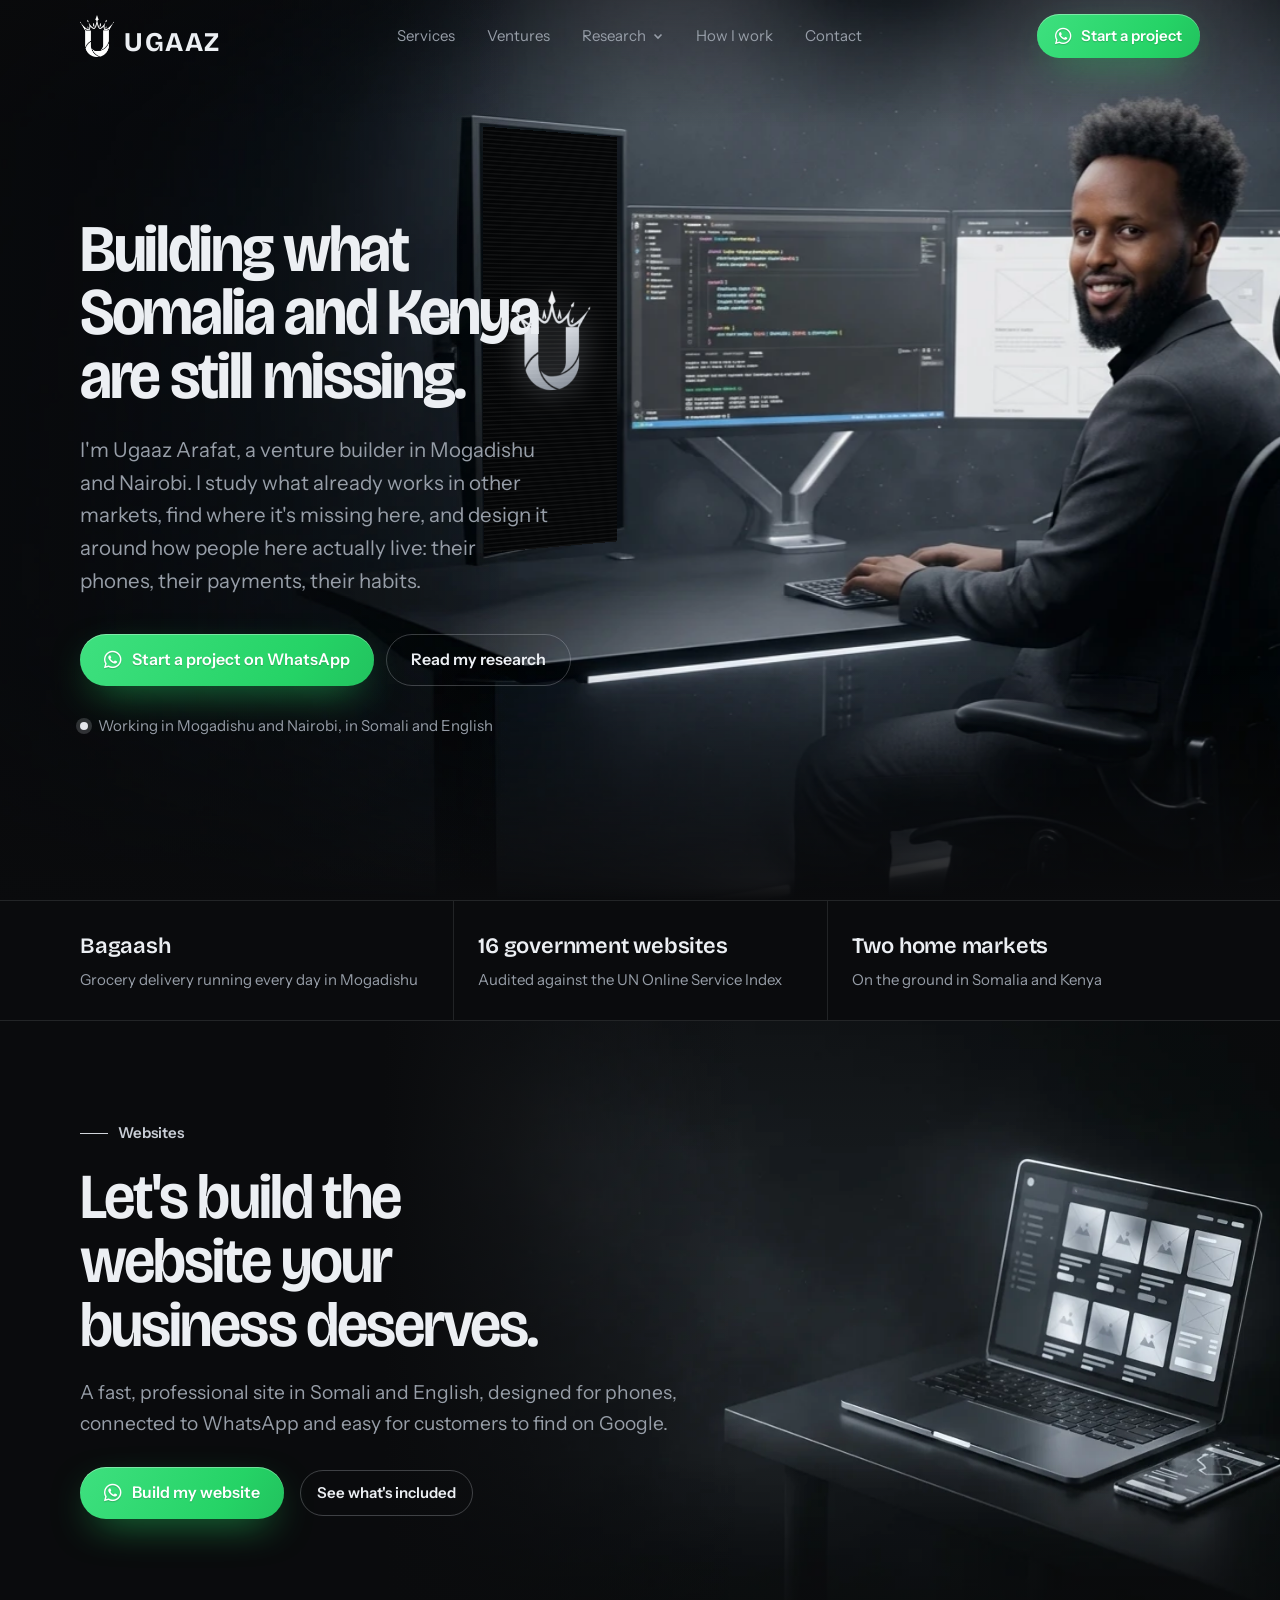
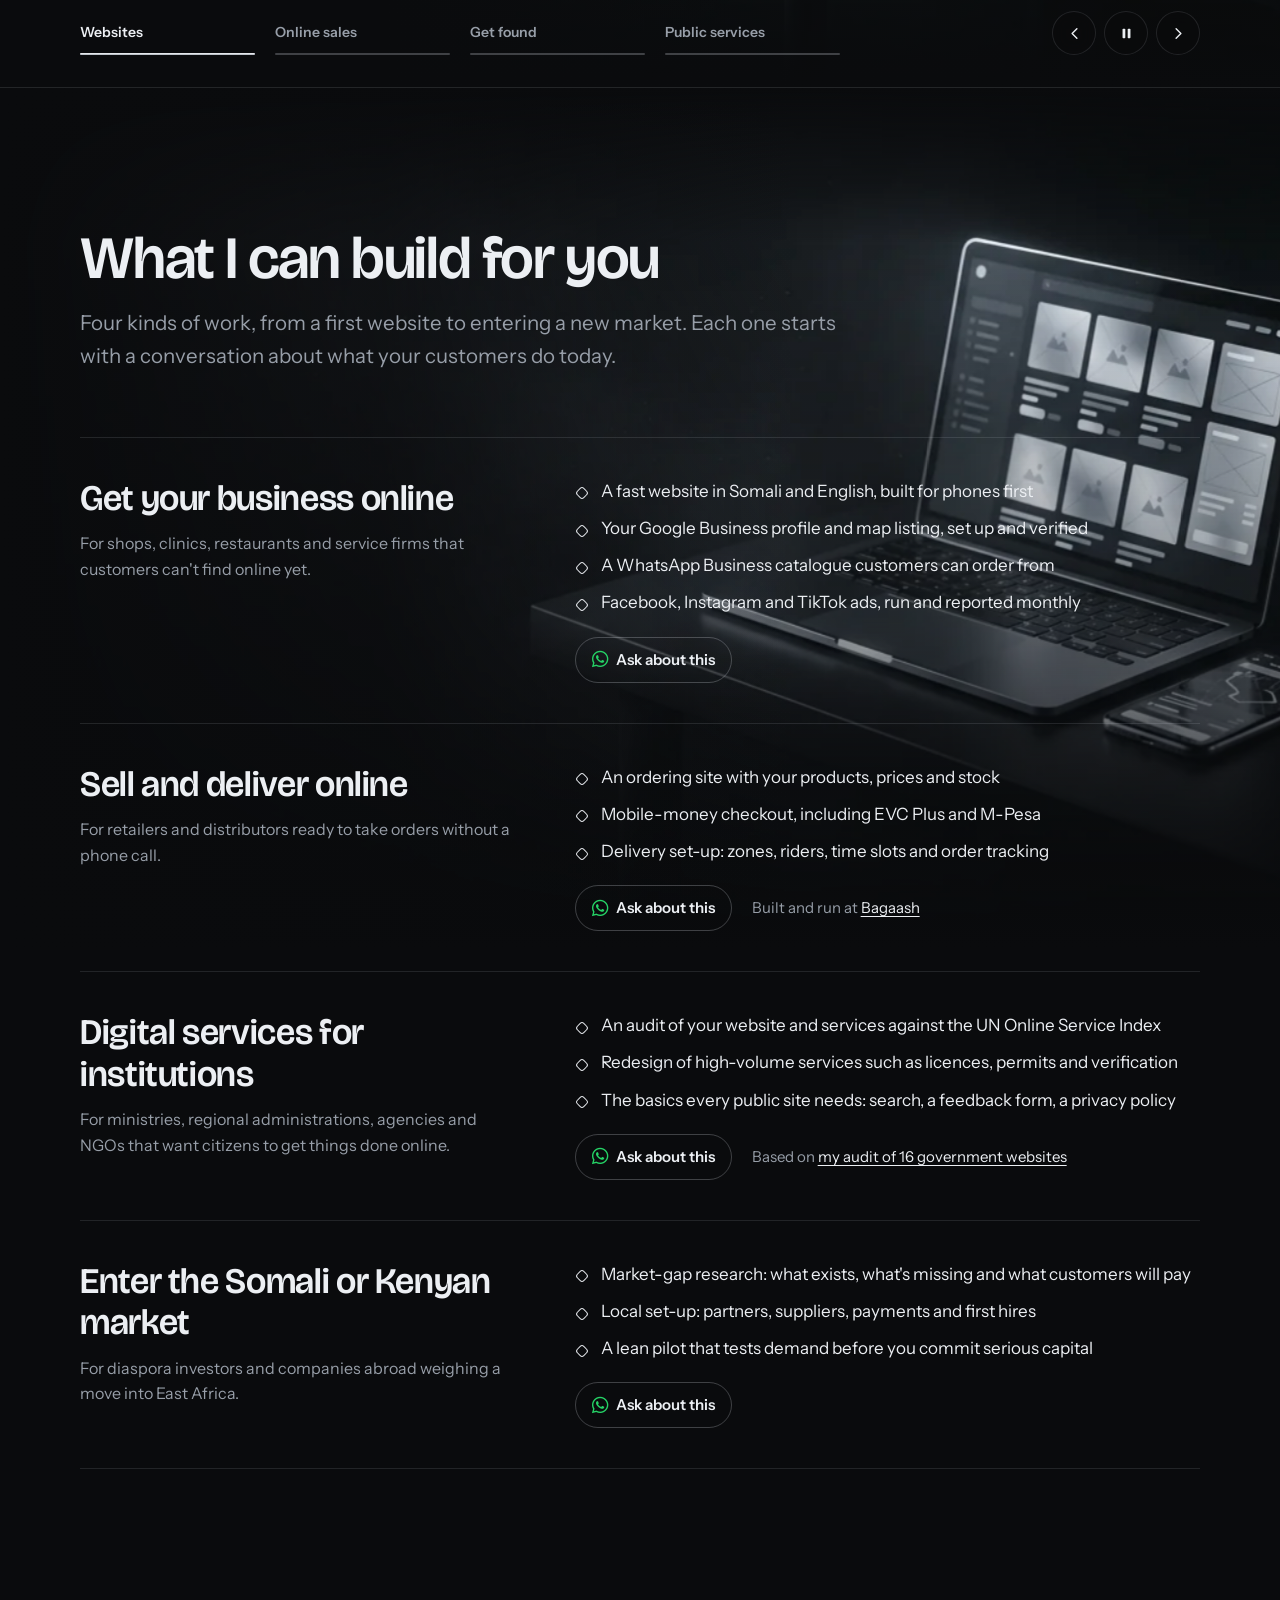
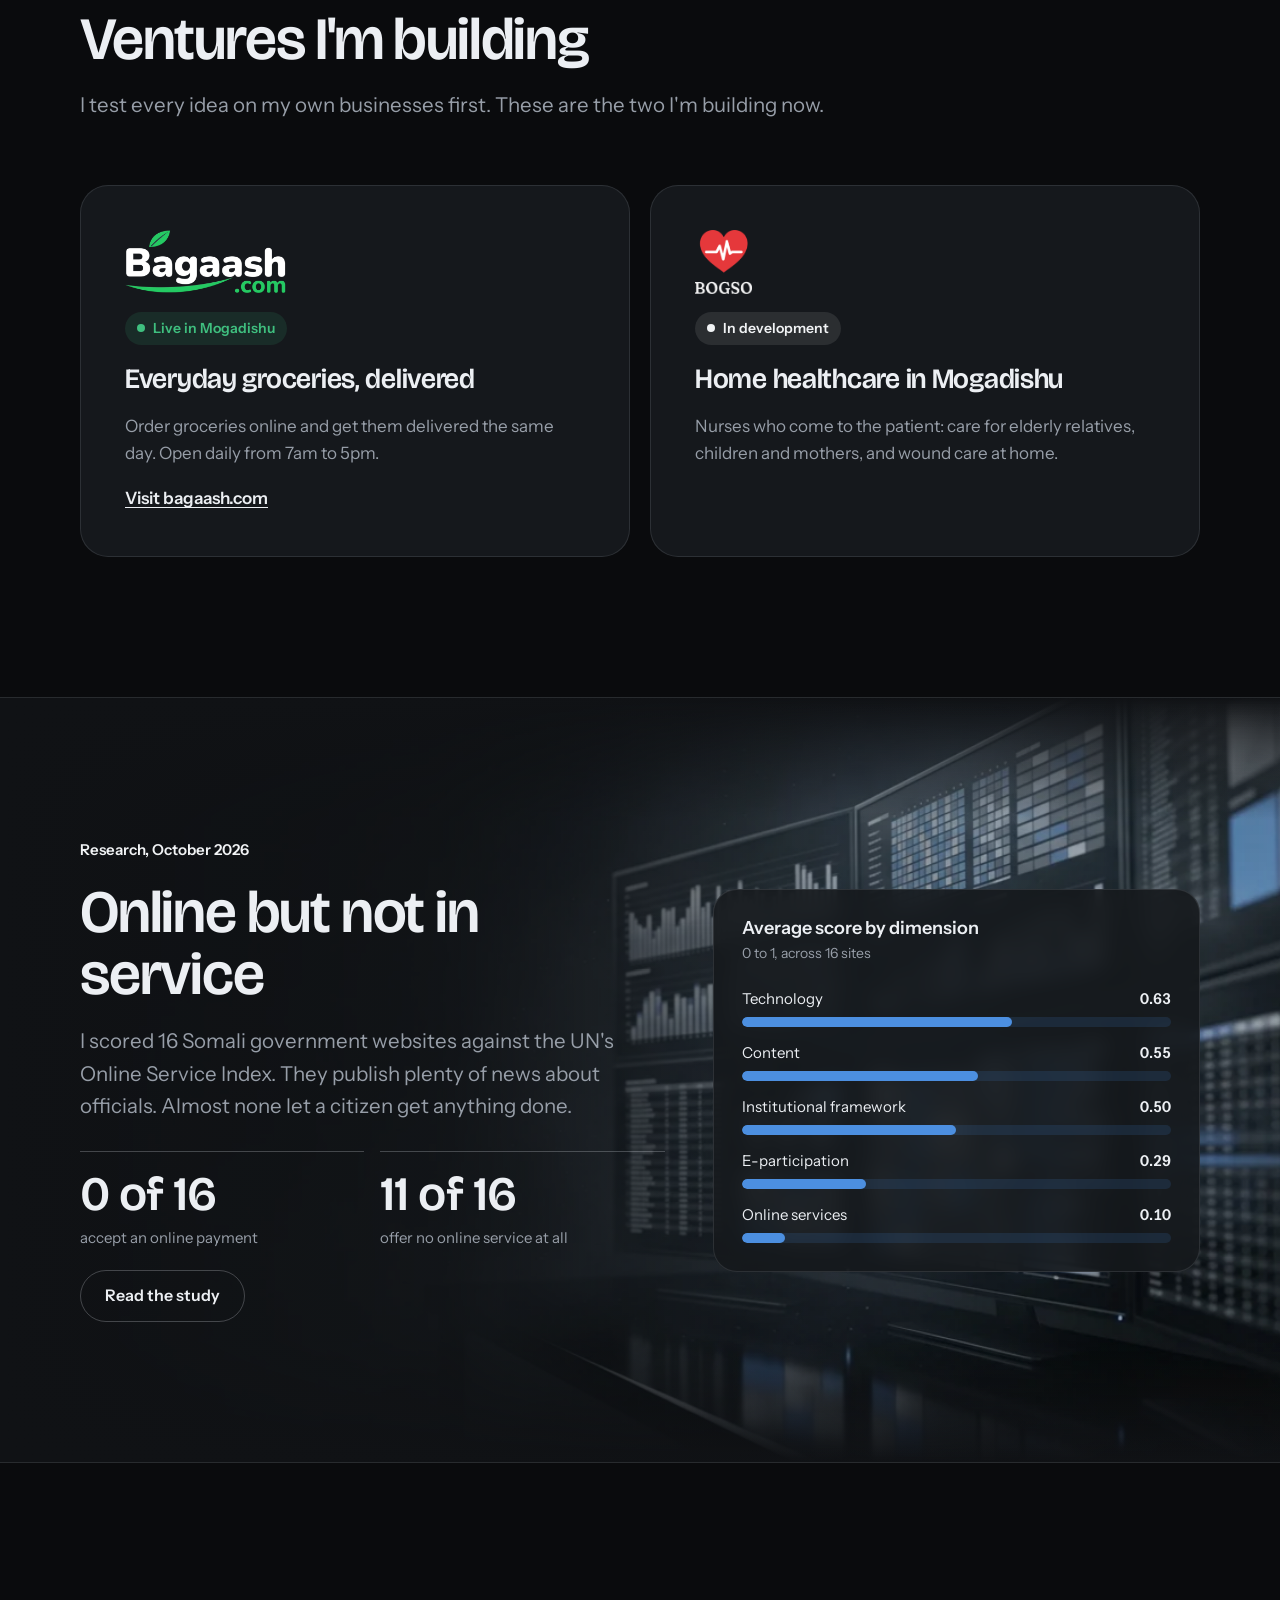
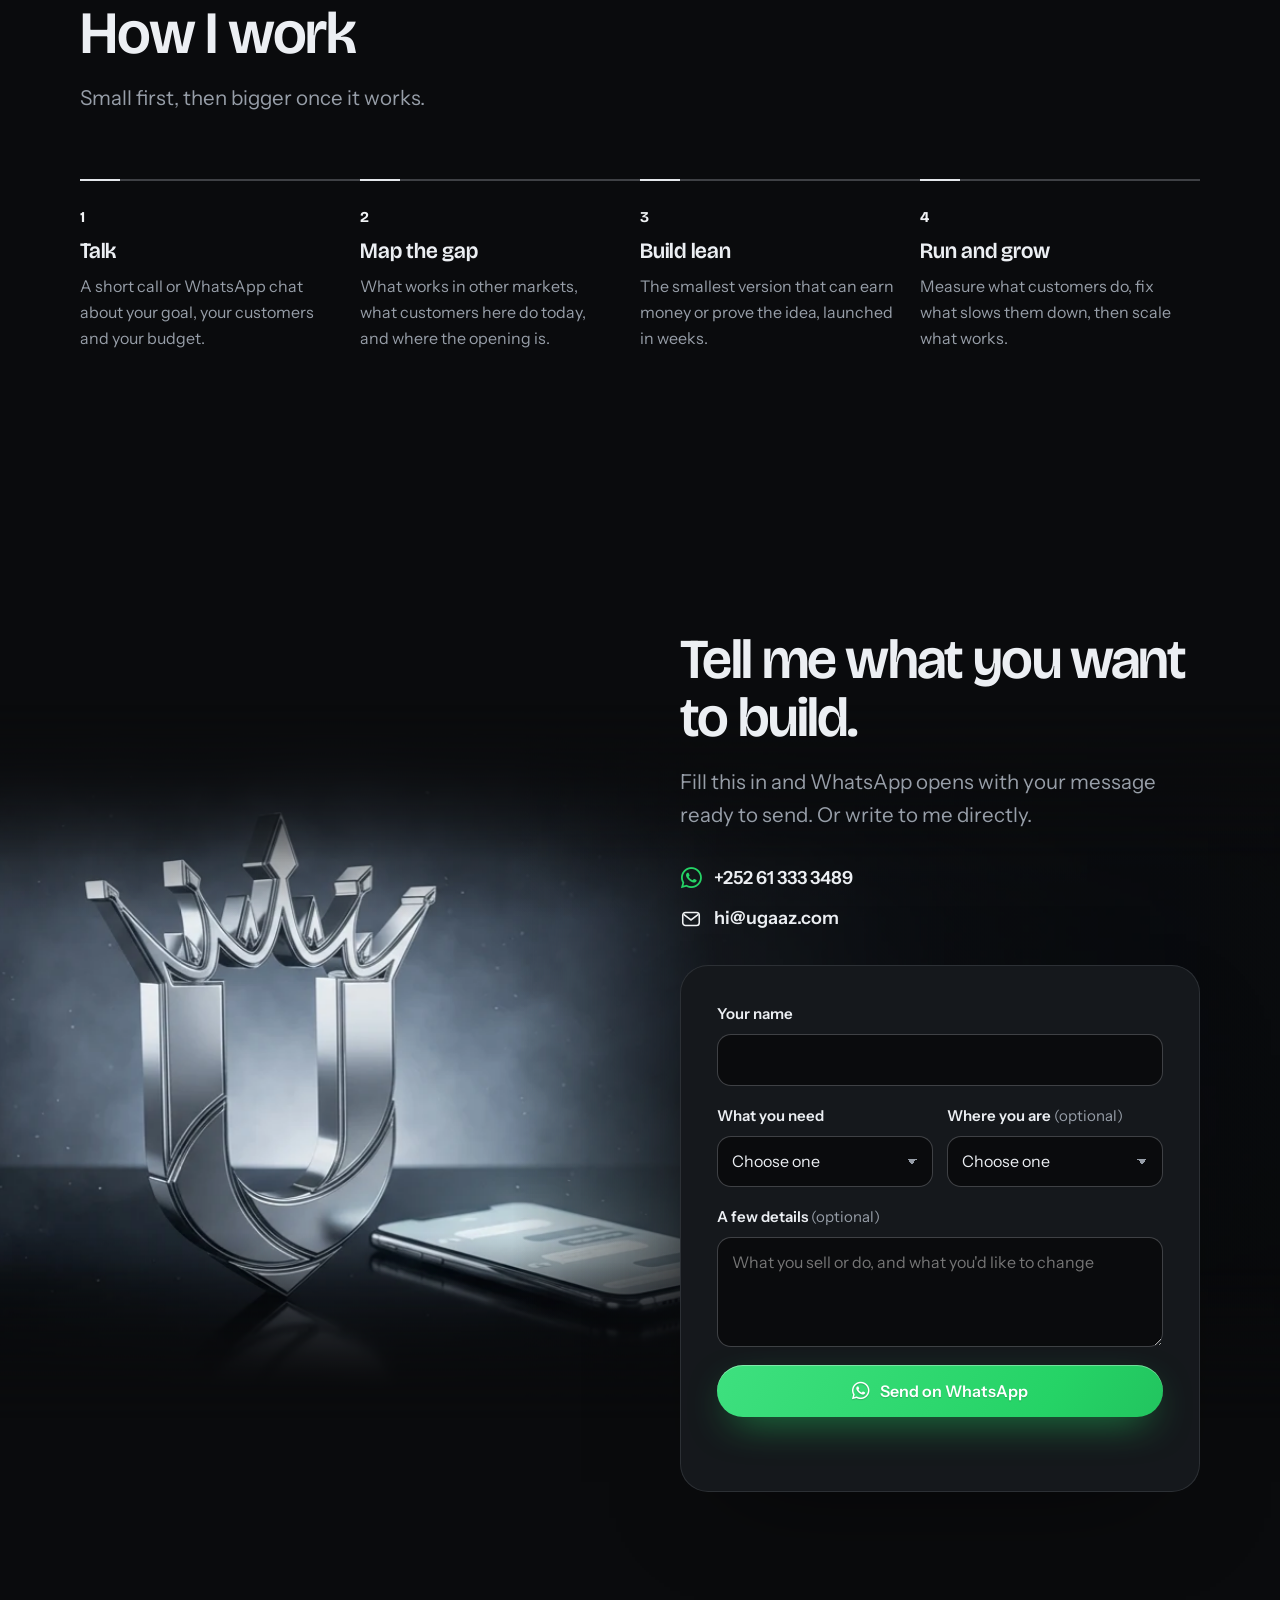
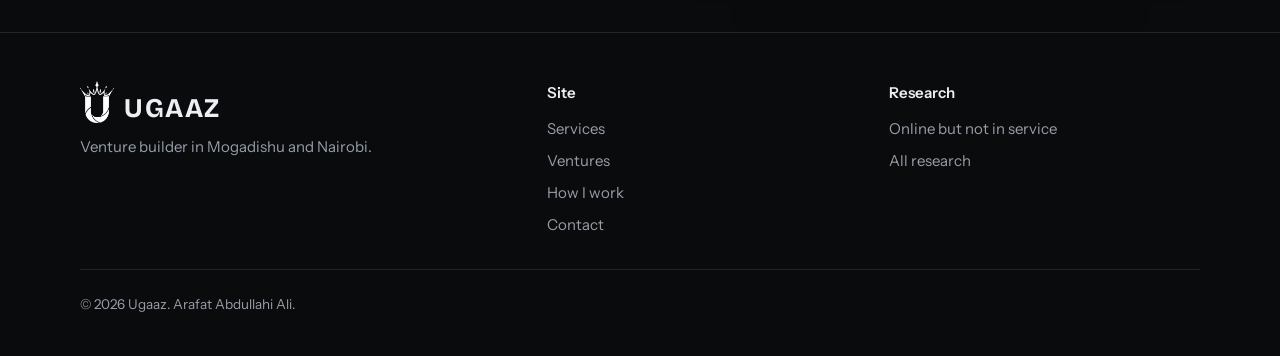
<file: index.html>
<!doctype html>
<html lang="en">
<head>
  <meta charset="utf-8">
  <meta name="viewport" content="width=device-width, initial-scale=1, viewport-fit=cover">
  <title>Ugaaz Arafat | Venture builder in Somalia and Kenya</title>
  <meta name="description" content="Ugaaz Arafat builds businesses and digital services for Somalia and Kenya: websites, online ordering and mobile-money payments, digital government and market entry. Based in Mogadishu and Nairobi.">
  <link rel="canonical" href="https://ugaaz.com/">
  <meta property="og:type" content="website">
  <meta property="og:url" content="https://ugaaz.com/">
  <meta property="og:title" content="Ugaaz Arafat | Venture builder in Somalia and Kenya">
  <meta property="og:description" content="Building what Somalia and Kenya are still missing.">
  <meta name="theme-color" content="#0a0b0d">
  <link rel="icon" href="assets/img/favicon.png" type="image/png">
  <link rel="apple-touch-icon" href="assets/img/apple-touch-icon.png">
  <link rel="preconnect" href="https://fonts.googleapis.com">
  <link rel="preconnect" href="https://fonts.gstatic.com" crossorigin>
  <link href="https://fonts.googleapis.com/css2?family=Bricolage+Grotesque:opsz,wdth,wght@12..96,75..100,400..800&family=Instrument+Sans:wght@400;500;600&display=swap" rel="stylesheet">
  <link rel="stylesheet" href="assets/css/site.css">
  <link rel="stylesheet" href="assets/css/home.css">
  <link rel="preload" as="image" href="assets/img/hero.webp">
  <script type="application/ld+json">
  {"@context":"https://schema.org","@type":"Person","name":"Arafat Abdullahi Ali","alternateName":"Ugaaz Arafat","url":"https://ugaaz.com/","email":"mailto:hi@ugaaz.com","jobTitle":"Venture builder","homeLocation":[{"@type":"City","name":"Mogadishu"},{"@type":"City","name":"Nairobi"}]}
  </script>
</head>
<body>
<a class="skip" href="#main">Skip to content</a>

<header class="top">
  <div class="wrap">
    <a class="brand" href="index.html" aria-label="Ugaaz home"><img src="assets/img/mark.png" alt="" width="34" height="43"><span>Ugaaz</span></a>
    <nav class="nav" aria-label="Main">
      <a href="index.html#services">Services</a>
      <a href="index.html#ventures">Ventures</a>
      <div class="dd">
        <button type="button" aria-expanded="false" aria-controls="dd-research">Research
          <svg viewBox="0 0 12 12" fill="none" stroke="currentColor" stroke-width="1.6" aria-hidden="true"><path d="M2.5 4.5 6 8l3.5-3.5"/></svg>
        </button>
        <div class="dd-panel" id="dd-research">
          <a href="research/online-but-not-in-service.html"><strong>Online but not in service</strong><span>How 16 Somali government websites score on the UN framework</span></a>
          <hr>
          <a href="research/index.html"><strong>All research</strong><span>Studies, data and method notes</span></a>
        </div>
      </div>
      <a href="index.html#process">How I work</a>
      <a href="index.html#contact">Contact</a>
      <a class="btn btn-wa mobile-cta" href="#" data-wa><i class="fa-brands fa-whatsapp wa-ico" aria-hidden="true"></i> Start a project on WhatsApp</a>
    </nav>
    <div class="top-actions">
      <a class="btn btn-wa" href="#" data-wa><i class="fa-brands fa-whatsapp wa-ico" aria-hidden="true"></i> Start a project</a>
      <button class="icon-btn menu-btn" type="button" aria-label="Open menu" aria-expanded="false">
        <svg viewBox="0 0 24 24" fill="none" stroke="currentColor" stroke-width="1.7" stroke-linecap="round" aria-hidden="true"><path d="M4 8h16M4 16h16"/></svg>
      </button>
    </div>
  </div>
</header>

<main id="main">
  <section class="hero" aria-labelledby="hero-title">
    <div class="wrap">
      <div class="hero-copy">
        <h1 id="hero-title">Building what Somalia and Kenya are still missing.</h1>
        <p class="lede">I'm Ugaaz Arafat, a venture builder in Mogadishu and Nairobi. I study what already works in other markets, find where it's missing here, and design it around how people here actually live: their phones, their payments, their habits.</p>
        <div class="hero-cta">
          <a class="btn btn-wa pulse" href="#" data-wa="Asc Ugaaz, I'd like to start a project.">
            <i class="fa-brands fa-whatsapp wa-ico" aria-hidden="true"></i>
            Start a project on WhatsApp
          </a>
          <a class="btn btn-ghost" href="research/index.html">Read my research</a>
        </div>
        <p class="hero-meta"><span class="dot" aria-hidden="true"></span>Working in Mogadishu and Nairobi, in Somali and English</p>
      </div>
    </div>
    <div class="hero-bg" aria-hidden="true">
      <div class="hero-bg-inner" data-parallax>
        <img src="assets/img/hero.webp" alt="" width="1376" height="768" fetchpriority="high" data-hero-img>
        <div class="screen-logo" data-screen-logo hidden>
          <i class="glyph"><span></span><span></span><span></span></i>
        </div>
      </div>
    </div>
  </section>

  <section class="proof" aria-label="At a glance">
    <div class="wrap">
      <div class="proof-item"><strong>Bagaash</strong><span>Grocery delivery running every day in Mogadishu</span></div>
      <div class="proof-item"><strong>16 government websites</strong><span>Audited against the UN Online Service Index</span></div>
      <div class="proof-item"><strong>Two home markets</strong><span>On the ground in Somalia and Kenya</span></div>
    </div>
  </section>

  <section class="offers" aria-roledescription="carousel" aria-label="What I can do for your business" data-offers>
    <div class="offer-track">
      <article class="offer is-active" id="offer-0" role="tabpanel" aria-roledescription="slide" aria-label="1 of 4: Websites">
        <div class="offer-media"><img src="assets/img/bg-services.webp" alt="" width="1376" height="768" style="object-position:85% 50%"></div>
        <div class="wrap offer-body">
          <p class="offer-kicker">Websites</p>
          <h2 class="offer-title">Let's build the website your business deserves.</h2>
          <p class="offer-text">A fast, professional site in Somali and English, designed for phones, connected to WhatsApp and easy for customers to find on Google.</p>
          <div class="offer-cta">
            <a class="btn btn-wa" href="#" data-wa="Asc Ugaaz, I'd like a website for my business."><i class="fa-brands fa-whatsapp wa-ico" aria-hidden="true"></i> Build my website</a>
            <a class="link-btn" href="index.html#services">See what's included</a>
          </div>
        </div>
      </article>
      <article class="offer" id="offer-1" role="tabpanel" aria-roledescription="slide" aria-label="2 of 4: Online sales" aria-hidden="true" inert>
        <div class="offer-media"><img src="assets/img/slide-store.webp" alt="" width="1376" height="768" style="object-position:80% 50%" loading="lazy"></div>
        <div class="wrap offer-body">
          <p class="offer-kicker">Online sales</p>
          <h2 class="offer-title">Take orders and payments around the clock.</h2>
          <p class="offer-text">An online store with your products and prices, EVC Plus and M-Pesa checkout, and delivery tracking your customers can follow.</p>
          <div class="offer-cta">
            <a class="btn btn-wa" href="#" data-wa="Asc Ugaaz, I'd like to start selling online."><i class="fa-brands fa-whatsapp wa-ico" aria-hidden="true"></i> Start selling online</a>
            <a class="link-btn" href="index.html#services">See what's included</a>
          </div>
        </div>
      </article>
      <article class="offer" id="offer-2" role="tabpanel" aria-roledescription="slide" aria-label="3 of 4: Get found" aria-hidden="true" inert>
        <div class="offer-media"><img src="assets/img/slide-growth.webp" alt="" width="1376" height="768" style="object-position:80% 50%" loading="lazy"></div>
        <div class="wrap offer-body">
          <p class="offer-kicker">Get found</p>
          <h2 class="offer-title">Be the first name customers find.</h2>
          <p class="offer-text">Your Google Business profile, a WhatsApp catalogue and targeted Facebook, Instagram and TikTok ads, managed and reported every month.</p>
          <div class="offer-cta">
            <a class="btn btn-wa" href="#" data-wa="Asc Ugaaz, I'd like help getting more customers online."><i class="fa-brands fa-whatsapp wa-ico" aria-hidden="true"></i> Grow my reach</a>
            <a class="link-btn" href="index.html#services">See what's included</a>
          </div>
        </div>
      </article>
      <article class="offer" id="offer-3" role="tabpanel" aria-roledescription="slide" aria-label="4 of 4: Public services" aria-hidden="true" inert>
        <div class="offer-media"><img src="assets/img/bg-research.webp" alt="" width="1376" height="768" style="object-position:80% 50%" loading="lazy"></div>
        <div class="wrap offer-body">
          <p class="offer-kicker">Public services</p>
          <h2 class="offer-title">Bring your institution's services online.</h2>
          <p class="offer-text">An independent audit against the UN Online Service Index, then a practical plan to put licences, permits and payments online.</p>
          <div class="offer-cta">
            <a class="btn btn-wa" href="#" data-wa="Asc Ugaaz, I'd like to request a website and services audit for our institution."><i class="fa-brands fa-whatsapp wa-ico" aria-hidden="true"></i> Request an audit</a>
            <a class="link-btn" href="research/online-but-not-in-service.html">Read the research</a>
          </div>
        </div>
      </article>
    </div>
    <div class="wrap offer-controls">
      <div class="offer-tabs" role="tablist" aria-label="Choose an offer">
        <button type="button" role="tab" id="offer-tab-0" aria-controls="offer-0" aria-selected="true" tabindex="0"><span class="tab-label">Websites</span><span class="tab-bar"><i></i></span></button>
        <button type="button" role="tab" id="offer-tab-1" aria-controls="offer-1" aria-selected="false" tabindex="-1"><span class="tab-label">Online sales</span><span class="tab-bar"><i></i></span></button>
        <button type="button" role="tab" id="offer-tab-2" aria-controls="offer-2" aria-selected="false" tabindex="-1"><span class="tab-label">Get found</span><span class="tab-bar"><i></i></span></button>
        <button type="button" role="tab" id="offer-tab-3" aria-controls="offer-3" aria-selected="false" tabindex="-1"><span class="tab-label">Public services</span><span class="tab-bar"><i></i></span></button>
      </div>
      <div class="offer-nav">
        <button type="button" class="icon-btn" data-offer-prev aria-label="Previous offer"><svg viewBox="0 0 24 24" fill="none" stroke="currentColor" stroke-width="1.8" stroke-linecap="round" stroke-linejoin="round" aria-hidden="true"><path d="m15 6-6 6 6 6"/></svg></button>
        <button type="button" class="icon-btn" data-offer-pause aria-label="Pause slides"><svg class="i-pause" viewBox="0 0 24 24" fill="currentColor" aria-hidden="true"><rect x="7" y="6" width="3.5" height="12" rx="1"/><rect x="13.5" y="6" width="3.5" height="12" rx="1"/></svg><svg class="i-play" viewBox="0 0 24 24" fill="currentColor" aria-hidden="true"><path d="M8 5.5v13l10.5-6.5z"/></svg></button>
        <button type="button" class="icon-btn" data-offer-next aria-label="Next offer"><svg viewBox="0 0 24 24" fill="none" stroke="currentColor" stroke-width="1.8" stroke-linecap="round" stroke-linejoin="round" aria-hidden="true"><path d="m9 6 6 6-6 6"/></svg></button>
      </div>
    </div>
  </section>

  <section class="sec has-bg" id="services" aria-labelledby="svc-title">
    <div class="sec-bg sec-bg--services" aria-hidden="true"><img src="assets/img/bg-services.webp" alt="" width="1376" height="768" loading="lazy" data-bg-parallax></div>
    <div class="wrap">
      <div class="sec-head">
        <h2 id="svc-title">What I can build for you</h2>
        <p class="lede">Four kinds of work, from a first website to entering a new market. Each one starts with a conversation about what your customers do today.</p>
      </div>
      <div class="services">
        <article class="svc">
          <div class="svc-title">
            <h3>Get your business online</h3>
            <p class="svc-for">For shops, clinics, restaurants and service firms that customers can't find online yet.</p>
          </div>
          <div class="svc-body">
            <ul>
              <li>A fast website in Somali and English, built for phones first</li>
              <li>Your Google Business profile and map listing, set up and verified</li>
              <li>A WhatsApp Business catalogue customers can order from</li>
              <li>Facebook, Instagram and TikTok ads, run and reported monthly</li>
            </ul>
            <div class="svc-foot">
              <a class="link-btn" href="#" data-wa="Asc Ugaaz, I'd like to get my business online."><i class="fa-brands fa-whatsapp wa-ico" aria-hidden="true"></i> Ask about this</a>
            </div>
          </div>
        </article>
        <article class="svc">
          <div class="svc-title">
            <h3>Sell and deliver online</h3>
            <p class="svc-for">For retailers and distributors ready to take orders without a phone call.</p>
          </div>
          <div class="svc-body">
            <ul>
              <li>An ordering site with your products, prices and stock</li>
              <li>Mobile-money checkout, including EVC Plus and M-Pesa</li>
              <li>Delivery set-up: zones, riders, time slots and order tracking</li>
            </ul>
            <div class="svc-foot">
              <a class="link-btn" href="#" data-wa="Asc Ugaaz, I'd like to start selling and delivering online."><i class="fa-brands fa-whatsapp wa-ico" aria-hidden="true"></i> Ask about this</a>
              <span class="svc-proof">Built and run at <a href="https://bagaash.com" target="_blank" rel="noopener">Bagaash</a></span>
            </div>
          </div>
        </article>
        <article class="svc">
          <div class="svc-title">
            <h3>Digital services for institutions</h3>
            <p class="svc-for">For ministries, regional administrations, agencies and NGOs that want citizens to get things done online.</p>
          </div>
          <div class="svc-body">
            <ul>
              <li>An audit of your website and services against the UN Online Service Index</li>
              <li>Redesign of high-volume services such as licences, permits and verification</li>
              <li>The basics every public site needs: search, a feedback form, a privacy policy</li>
            </ul>
            <div class="svc-foot">
              <a class="link-btn" href="#" data-wa="Asc Ugaaz, I'm writing about digital services for our institution."><i class="fa-brands fa-whatsapp wa-ico" aria-hidden="true"></i> Ask about this</a>
              <span class="svc-proof">Based on <a href="research/online-but-not-in-service.html">my audit of 16 government websites</a></span>
            </div>
          </div>
        </article>
        <article class="svc">
          <div class="svc-title">
            <h3>Enter the Somali or Kenyan market</h3>
            <p class="svc-for">For diaspora investors and companies abroad weighing a move into East Africa.</p>
          </div>
          <div class="svc-body">
            <ul>
              <li>Market-gap research: what exists, what's missing and what customers will pay</li>
              <li>Local set-up: partners, suppliers, payments and first hires</li>
              <li>A lean pilot that tests demand before you commit serious capital</li>
            </ul>
            <div class="svc-foot">
              <a class="link-btn" href="#" data-wa="Asc Ugaaz, I'm interested in entering the Somali or Kenyan market."><i class="fa-brands fa-whatsapp wa-ico" aria-hidden="true"></i> Ask about this</a>
            </div>
          </div>
        </article>
      </div>
    </div>
  </section>

  <section class="sec" id="ventures" aria-labelledby="ven-title" style="padding-top:0">
    <div class="wrap">
      <div class="sec-head">
        <h2 id="ven-title">Ventures I'm building</h2>
        <p class="lede">I test every idea on my own businesses first. These are the two I'm building now.</p>
      </div>
      <div class="ventures">
        <article class="venture">
          <div class="logo">
            <img src="assets/img/bagaash-dark.png" alt="Bagaash" width="160" height="64">
          </div>
          <span class="status live">Live in Mogadishu</span>
          <h3>Everyday groceries, delivered</h3>
          <p>Order groceries online and get them delivered the same day. Open daily from 7am to 5pm.</p>
          <a class="visit" href="https://bagaash.com" target="_blank" rel="noopener">Visit bagaash.com</a>
        </article>
        <article class="venture">
          <div class="logo">
            <img src="assets/img/bogso-dark.png" alt="Bogso" width="57" height="64">
          </div>
          <span class="status dev">In development</span>
          <h3>Home healthcare in Mogadishu</h3>
          <p>Nurses who come to the patient: care for elderly relatives, children and mothers, and wound care at home.</p>
        </article>
      </div>
    </div>
  </section>

  <section class="sec research-band has-bg" aria-labelledby="rb-title">
    <div class="sec-bg sec-bg--research" aria-hidden="true"><img src="assets/img/bg-research.webp" alt="" width="1376" height="768" loading="lazy" data-bg-parallax></div>
    <div class="wrap rb">
      <div class="rb-copy">
        <p class="kicker">Research, October 2026</p>
        <h2 id="rb-title">Online but not in service</h2>
        <p class="lede">I scored 16 Somali government websites against the UN's Online Service Index. They publish plenty of news about officials. Almost none let a citizen get anything done.</p>
        <div class="rb-facts">
          <div class="rb-fact"><b>0 of 16</b><span>accept an online payment</span></div>
          <div class="rb-fact"><b>11 of 16</b><span>offer no online service at all</span></div>
        </div>
        <div><a class="btn btn-ghost" href="research/online-but-not-in-service.html">Read the study</a></div>
      </div>
      <figure class="rb-chart" aria-labelledby="rb-chart-title">
        <h3 id="rb-chart-title">Average score by dimension</h3>
        <p class="sub">0 to 1, across 16 sites</p>
        <div class="bars">
          <div class="bar"><span>Technology</span><span class="val">0.63</span><div class="track"><div class="fill" style="--v:63%"></div></div></div>
          <div class="bar"><span>Content</span><span class="val">0.55</span><div class="track"><div class="fill" style="--v:55%"></div></div></div>
          <div class="bar"><span>Institutional framework</span><span class="val">0.50</span><div class="track"><div class="fill" style="--v:50%"></div></div></div>
          <div class="bar"><span>E-participation</span><span class="val">0.29</span><div class="track"><div class="fill" style="--v:29%"></div></div></div>
          <div class="bar low"><span>Online services</span><span class="val">0.10</span><div class="track"><div class="fill" style="--v:10%"></div></div></div>
        </div>
      </figure>
    </div>
  </section>

  <section class="sec" id="process" aria-labelledby="pr-title">
    <div class="wrap">
      <div class="sec-head">
        <h2 id="pr-title">How I work</h2>
        <p class="lede">Small first, then bigger once it works.</p>
      </div>
      <ol class="steps">
        <li><h3>Talk</h3><p>A short call or WhatsApp chat about your goal, your customers and your budget.</p></li>
        <li><h3>Map the gap</h3><p>What works in other markets, what customers here do today, and where the opening is.</p></li>
        <li><h3>Build lean</h3><p>The smallest version that can earn money or prove the idea, launched in weeks.</p></li>
        <li><h3>Run and grow</h3><p>Measure what customers do, fix what slows them down, then scale what works.</p></li>
      </ol>
    </div>
  </section>

  <section class="sec contact has-bg" id="contact" aria-labelledby="ct-title">
    <div class="sec-bg sec-bg--contact" aria-hidden="true"><img src="assets/img/bg-contact.webp" alt="" width="1376" height="768" loading="lazy" data-bg-parallax></div>
    <div class="wrap contact-grid">
      <div class="contact-visual" aria-hidden="true"></div>
      <div class="contact-main">
      <div>
        <h2 id="ct-title">Tell me what you want to build.</h2>
        <p class="lede">Fill this in and WhatsApp opens with your message ready to send. Or write to me directly.</p>
        <div class="direct">
          <a href="#" data-wa>
            <i class="fa-brands fa-whatsapp wa-ico" aria-hidden="true"></i>
            +252 61 333 3489
          </a>
          <a href="mailto:hi@ugaaz.com">
            <svg viewBox="0 0 24 24" fill="none" stroke="currentColor" stroke-width="1.7" aria-hidden="true"><rect x="3" y="5" width="18" height="14" rx="3"/><path d="m4 7 8 6 8-6"/></svg>
            hi@ugaaz.com
          </a>
        </div>
      </div>
      <form class="composer" data-composer novalidate>
        <div class="field">
          <label for="f-name">Your name</label>
          <input id="f-name" name="name" autocomplete="name" required>
        </div>
        <div class="row2">
          <div class="field">
            <label for="f-need">What you need</label>
            <select id="f-need" name="need" required>
              <option value="">Choose one</option>
              <option>Getting my business online</option>
              <option>Selling and delivering online</option>
              <option>Digital services for an institution</option>
              <option>Entering the Somali or Kenyan market</option>
              <option>Something else</option>
            </select>
          </div>
          <div class="field">
            <label for="f-where">Where you are <span class="opt">(optional)</span></label>
            <select id="f-where" name="where">
              <option value="">Choose one</option>
              <option>Mogadishu</option>
              <option>Elsewhere in Somalia</option>
              <option>Nairobi</option>
              <option>Elsewhere in Kenya</option>
              <option>Outside East Africa</option>
            </select>
          </div>
        </div>
        <div class="field">
          <label for="f-detail">A few details <span class="opt">(optional)</span></label>
          <textarea id="f-detail" name="detail" placeholder="What you sell or do, and what you'd like to change"></textarea>
        </div>
        <button class="btn btn-wa" type="submit"><i class="fa-brands fa-whatsapp wa-ico" aria-hidden="true"></i> Send on WhatsApp</button>
        <p class="form-note" role="status" aria-live="polite"></p>
      </form>
      </div>
    </div>
  </section>
</main>

<footer class="foot">
  <div class="wrap">
    <div>
      <a class="brand" href="index.html"><img src="assets/img/mark.png" alt="" width="34" height="43"><span>Ugaaz</span></a>
      <p>Venture builder in Mogadishu and Nairobi.</p>
    </div>
    <div>
      <h4>Site</h4>
      <ul><li><a href="index.html#services">Services</a></li><li><a href="index.html#ventures">Ventures</a></li><li><a href="index.html#process">How I work</a></li><li><a href="index.html#contact">Contact</a></li></ul>
    </div>
    <div>
      <h4>Research</h4>
      <ul><li><a href="research/online-but-not-in-service.html">Online but not in service</a></li><li><a href="research/index.html">All research</a></li></ul>
    </div>
    <p class="fine">&copy; <span data-year>2026</span> Ugaaz. Arafat Abdullahi Ali.</p>
  </div>
</footer>

<script src="assets/js/site.js"></script>
<script src="assets/js/hero.js"></script>
<script src="assets/js/bg.js"></script>
<script src="assets/js/offers.js"></script>
</body>
</html>
</file>
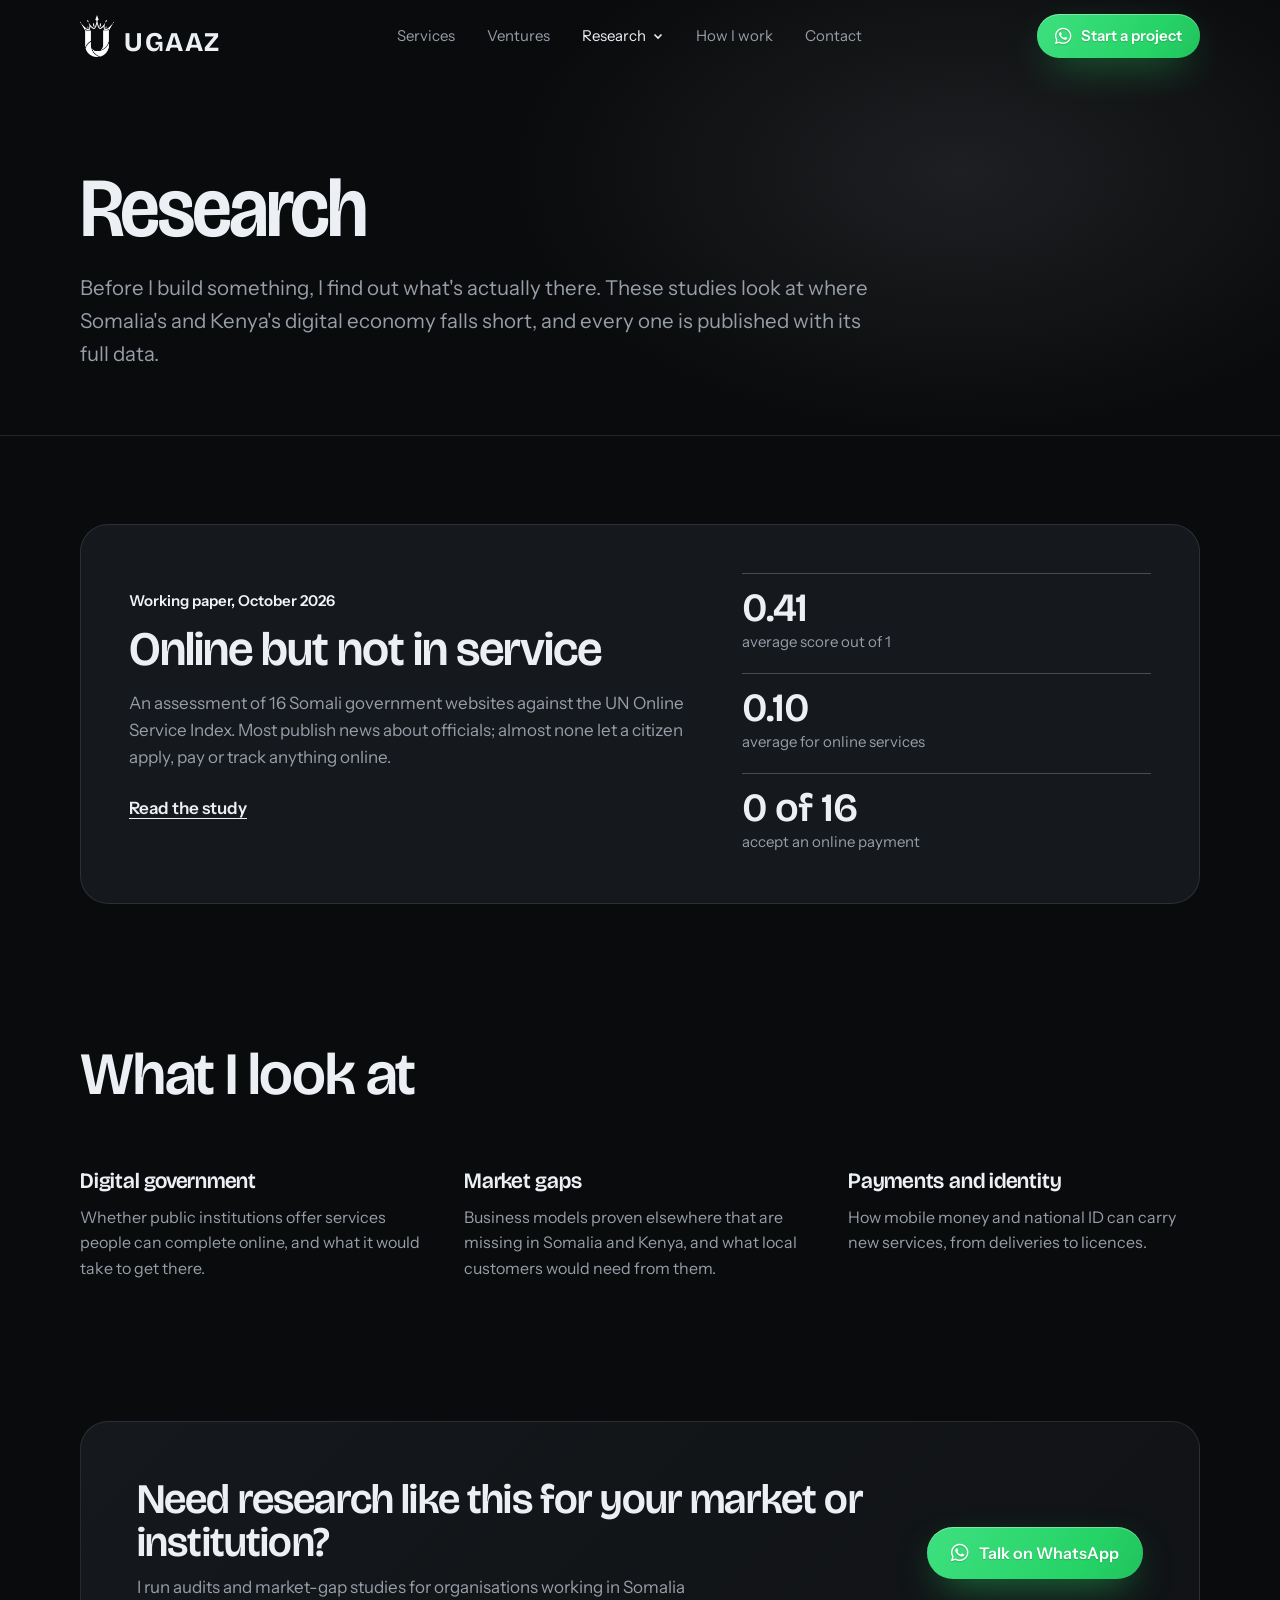
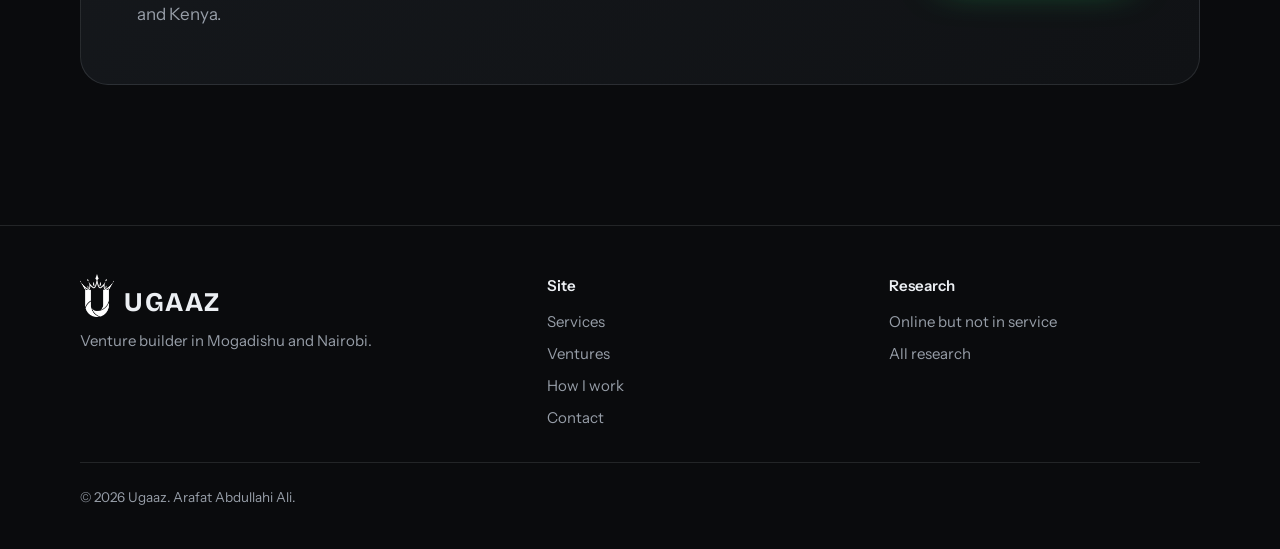
<file: research/index.html>
<!doctype html>
<html lang="en">
<head>
  <meta charset="utf-8">
  <meta name="viewport" content="width=device-width, initial-scale=1, viewport-fit=cover">
  <title>Research | Ugaaz Arafat</title>
  <meta name="description" content="Research by Ugaaz Arafat on digital government and market gaps in Somalia and Kenya, with full data for every study.">
  <link rel="canonical" href="https://ugaaz.com/research/">
  <meta name="theme-color" content="#0a0b0d">
  <link rel="icon" href="../assets/img/favicon.png" type="image/png">
  <link rel="apple-touch-icon" href="../assets/img/apple-touch-icon.png">
  <link rel="preconnect" href="https://fonts.googleapis.com">
  <link rel="preconnect" href="https://fonts.gstatic.com" crossorigin>
  <link href="https://fonts.googleapis.com/css2?family=Bricolage+Grotesque:opsz,wdth,wght@12..96,75..100,400..800&family=Instrument+Sans:wght@400;500;600&display=swap" rel="stylesheet">
  <link rel="stylesheet" href="../assets/css/site.css">
  <link rel="stylesheet" href="../assets/css/research.css">
</head>
<body>
<a class="skip" href="#main">Skip to content</a>
<header class="top">
  <div class="wrap">
    <a class="brand" href="../index.html" aria-label="Ugaaz home"><img src="../assets/img/mark.png" alt="" width="34" height="43"><span>Ugaaz</span></a>
    <nav class="nav" aria-label="Main">
      <a href="../index.html#services">Services</a>
      <a href="../index.html#ventures">Ventures</a>
      <div class="dd current">
        <button type="button" aria-expanded="false" aria-controls="dd-research">Research
          <svg viewBox="0 0 12 12" fill="none" stroke="currentColor" stroke-width="1.6" aria-hidden="true"><path d="M2.5 4.5 6 8l3.5-3.5"/></svg>
        </button>
        <div class="dd-panel" id="dd-research">
          <a href="online-but-not-in-service.html"><strong>Online but not in service</strong><span>How 16 Somali government websites score on the UN framework</span></a>
          <hr>
          <a href="index.html" aria-current="page"><strong>All research</strong><span>Studies, data and method notes</span></a>
        </div>
      </div>
      <a href="../index.html#process">How I work</a>
      <a href="../index.html#contact">Contact</a>
      <a class="btn btn-wa mobile-cta" href="#" data-wa><i class="fa-brands fa-whatsapp wa-ico" aria-hidden="true"></i> Start a project on WhatsApp</a>
    </nav>
    <div class="top-actions">
      <a class="btn btn-wa" href="#" data-wa><i class="fa-brands fa-whatsapp wa-ico" aria-hidden="true"></i> Start a project</a>
      <button class="icon-btn menu-btn" type="button" aria-label="Open menu" aria-expanded="false">
        <svg viewBox="0 0 24 24" fill="none" stroke="currentColor" stroke-width="1.7" stroke-linecap="round" aria-hidden="true"><path d="M4 8h16M4 16h16"/></svg>
      </button>
    </div>
  </div>
</header>

<main id="main">
  <section class="r-hero">
    <div class="wrap">
      <h1>Research</h1>
      <p class="lede">Before I build something, I find out what's actually there. These studies look at where Somalia's and Kenya's digital economy falls short, and every one is published with its full data.</p>
    </div>
  </section>

  <section class="sec" style="padding-top:clamp(48px,7vw,88px)">
    <div class="wrap">
      <a class="study-card" href="online-but-not-in-service.html">
        <div>
          <p class="kicker">Working paper, October 2026</p>
          <h2>Online but not in service</h2>
          <p>An assessment of 16 Somali government websites against the UN Online Service Index. Most publish news about officials; almost none let a citizen apply, pay or track anything online.</p>
          <span class="more">Read the study</span>
        </div>
        <div class="study-stats">
          <div><b>0.41</b><span>average score out of 1</span></div>
          <div><b>0.10</b><span>average for online services</span></div>
          <div><b>0 of 16</b><span>accept an online payment</span></div>
        </div>
      </a>
    </div>
  </section>

  <section class="sec" style="padding-top:0">
    <div class="wrap">
      <div class="sec-head"><h2>What I look at</h2></div>
      <div class="focus-list">
        <div><h3>Digital government</h3><p>Whether public institutions offer services people can complete online, and what it would take to get there.</p></div>
        <div><h3>Market gaps</h3><p>Business models proven elsewhere that are missing in Somalia and Kenya, and what local customers would need from them.</p></div>
        <div><h3>Payments and identity</h3><p>How mobile money and national ID can carry new services, from deliveries to licences.</p></div>
      </div>
    </div>
  </section>

  <section class="sec" style="padding-top:0">
    <div class="wrap">
      <aside class="cta-band" aria-labelledby="h-cta">
        <div>
          <h2 id="h-cta">Need research like this for your market or institution?</h2>
          <p>I run audits and market-gap studies for organisations working in Somalia and Kenya.</p>
        </div>
        <div class="btns"><a class="btn btn-wa pulse" href="#" data-wa="Asc Ugaaz, I'd like to talk about a research project."><i class="fa-brands fa-whatsapp wa-ico" aria-hidden="true"></i> Talk on WhatsApp</a></div>
      </aside>
    </div>
  </section>
</main>

<footer class="foot">
  <div class="wrap">
    <div>
      <a class="brand" href="../index.html"><img src="../assets/img/mark.png" alt="" width="34" height="43"><span>Ugaaz</span></a>
      <p>Venture builder in Mogadishu and Nairobi.</p>
    </div>
    <div>
      <h4>Site</h4>
      <ul><li><a href="../index.html#services">Services</a></li><li><a href="../index.html#ventures">Ventures</a></li><li><a href="../index.html#process">How I work</a></li><li><a href="../index.html#contact">Contact</a></li></ul>
    </div>
    <div>
      <h4>Research</h4>
      <ul><li><a href="online-but-not-in-service.html">Online but not in service</a></li><li><a href="index.html">All research</a></li></ul>
    </div>
    <p class="fine">&copy; <span data-year>2026</span> Ugaaz. Arafat Abdullahi Ali.</p>
  </div>
</footer>
<script src="../assets/js/site.js"></script>
</body>
</html>
</file>
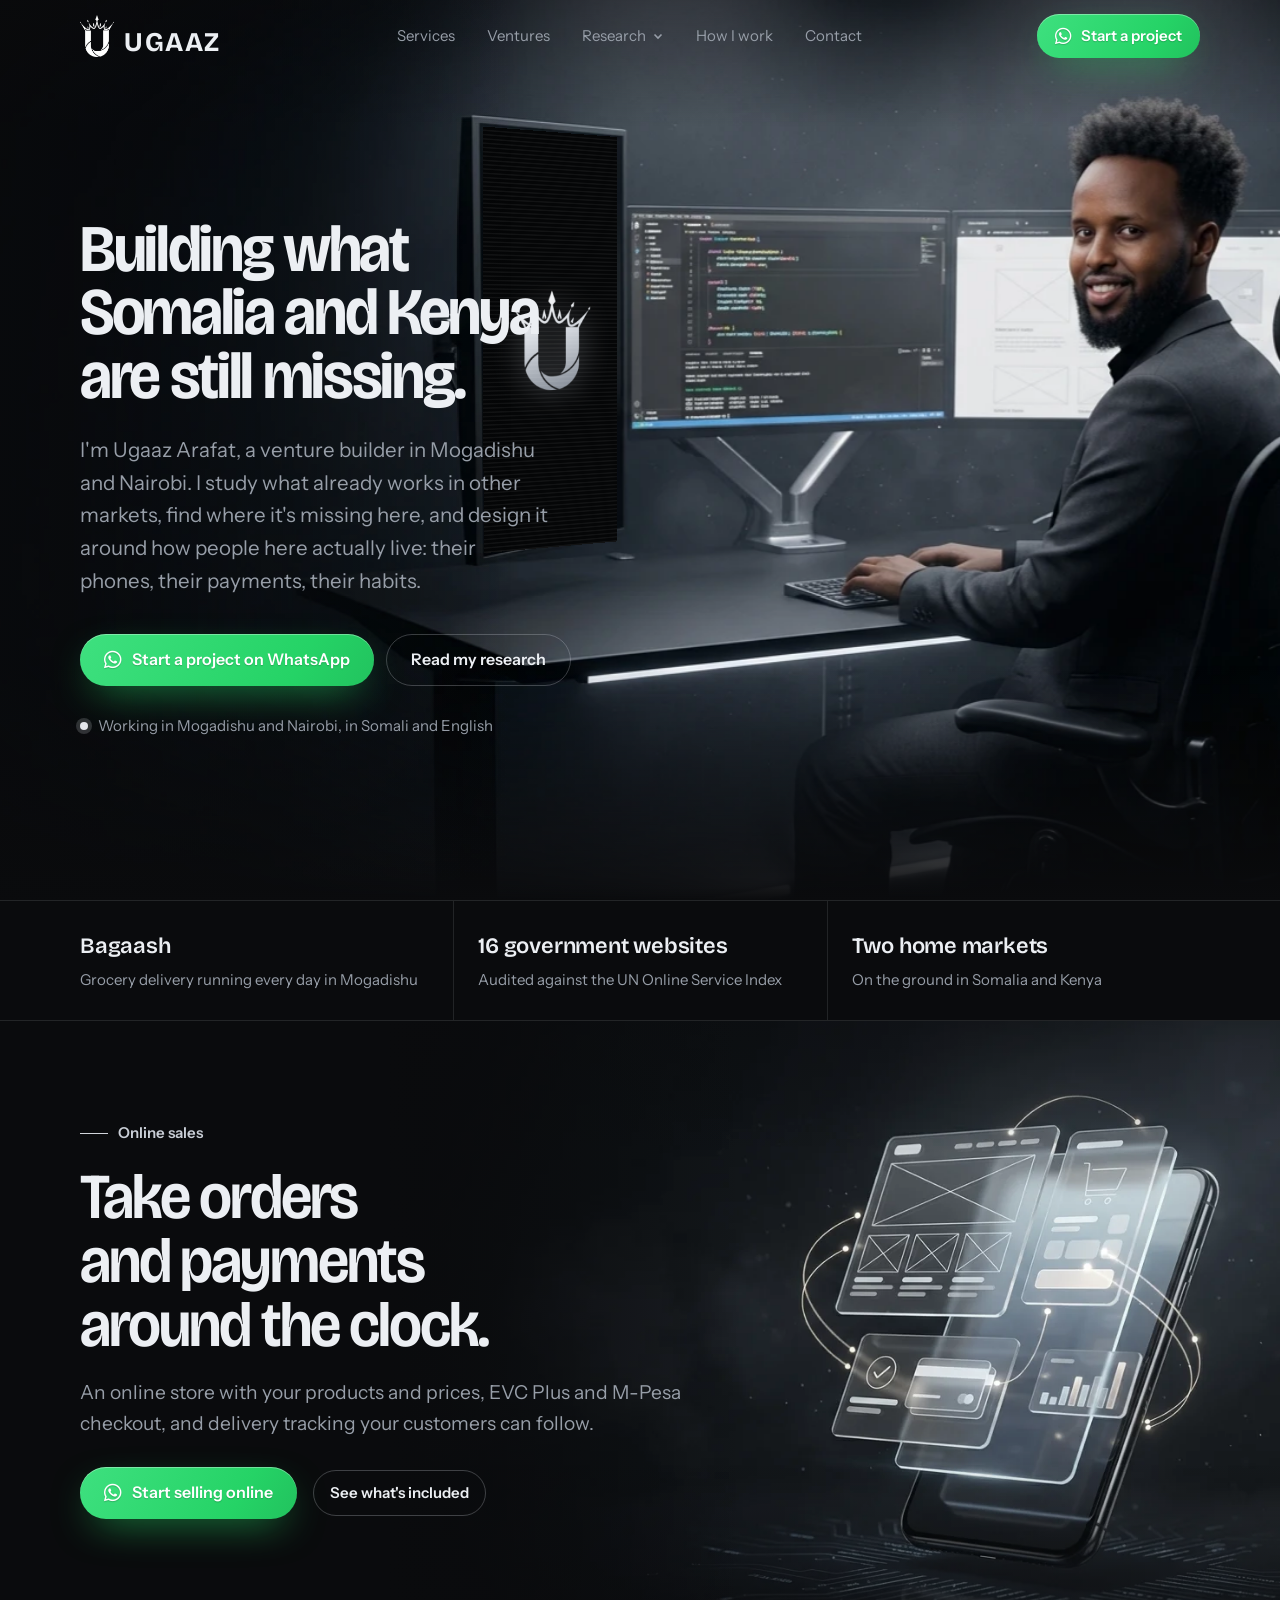
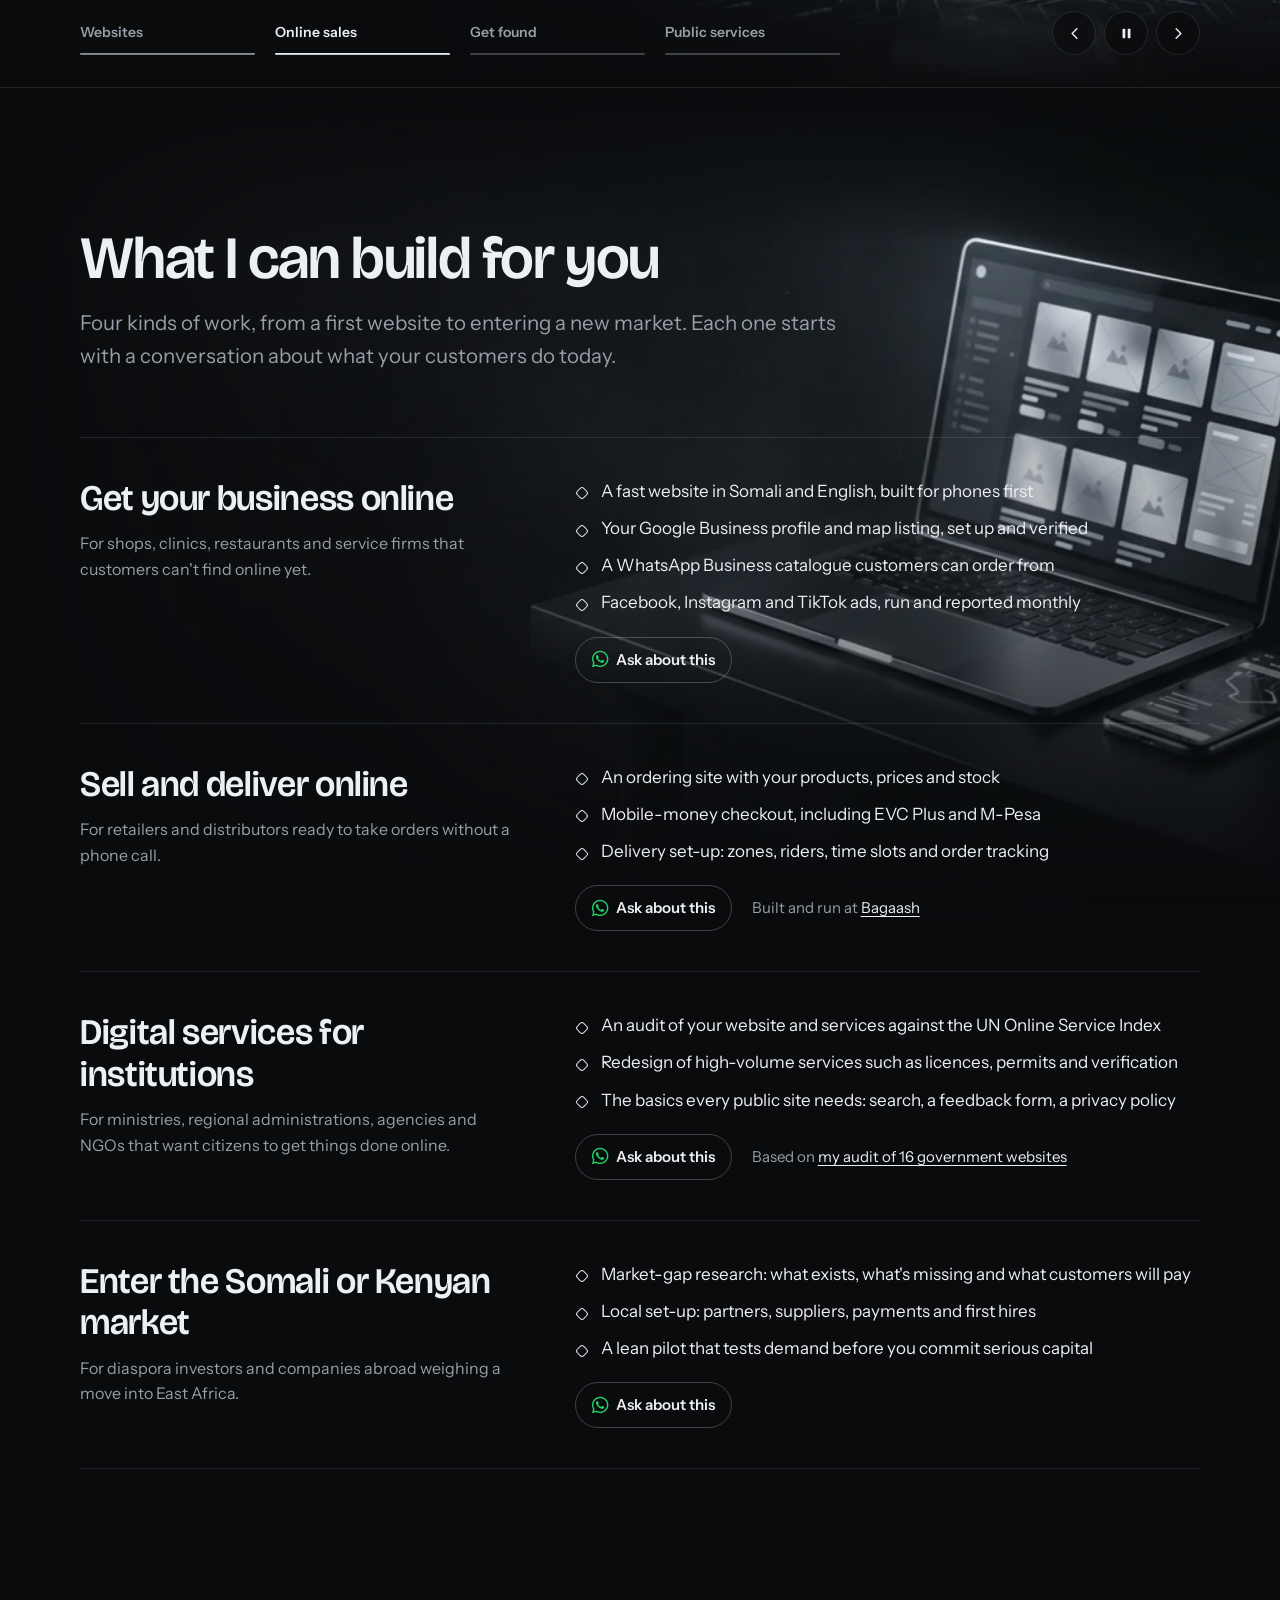
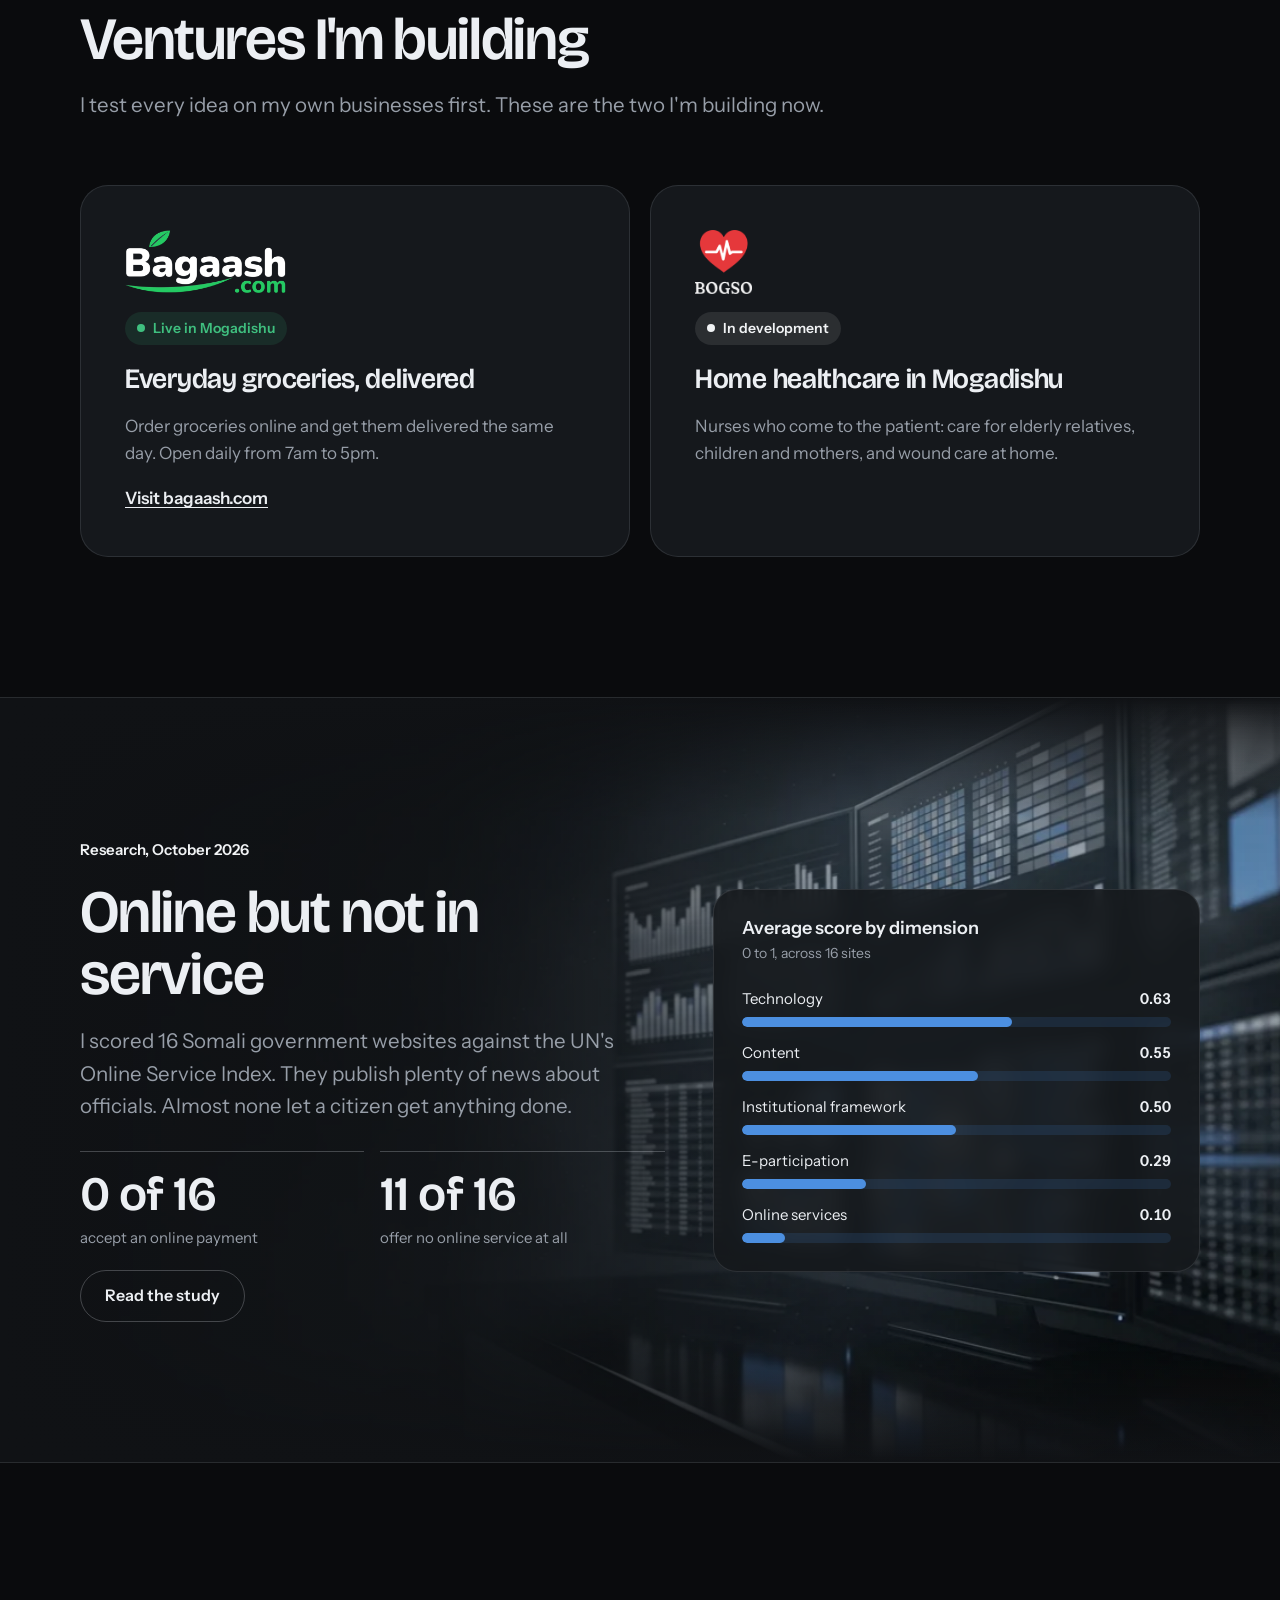
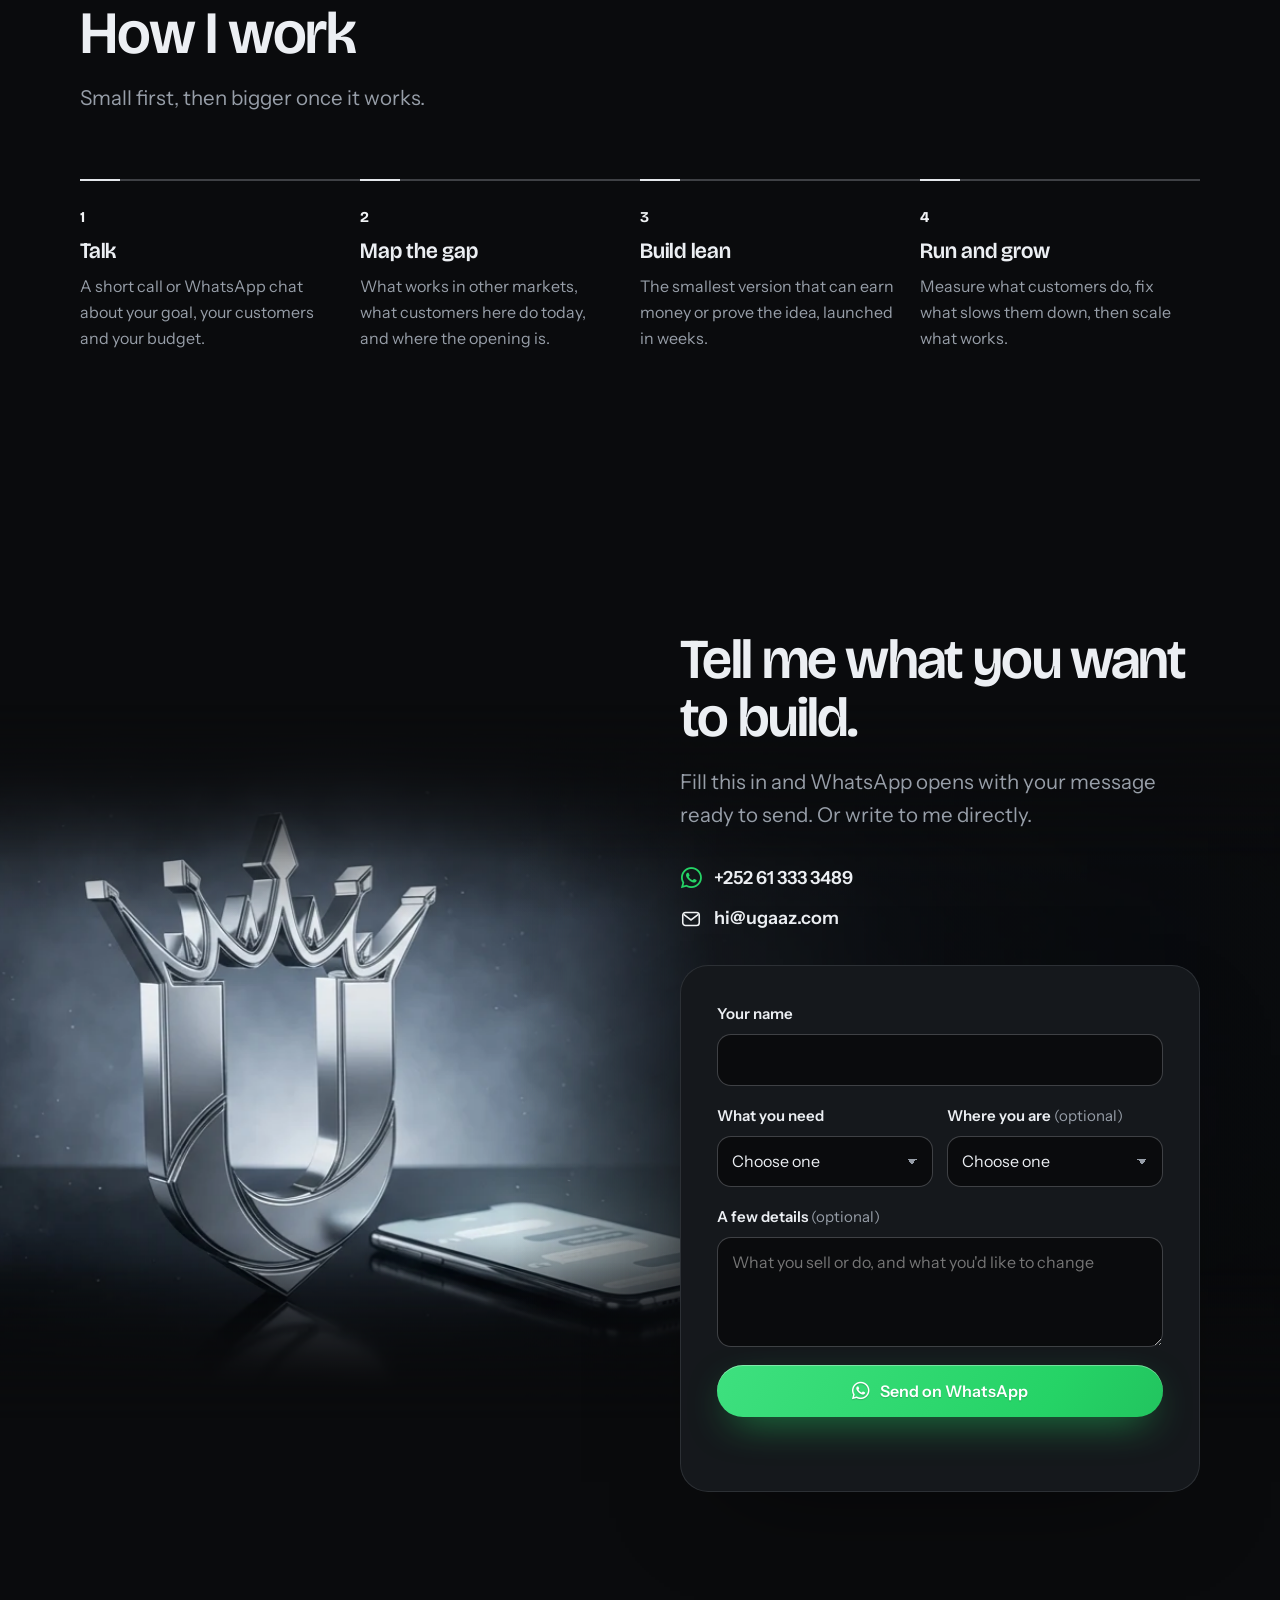
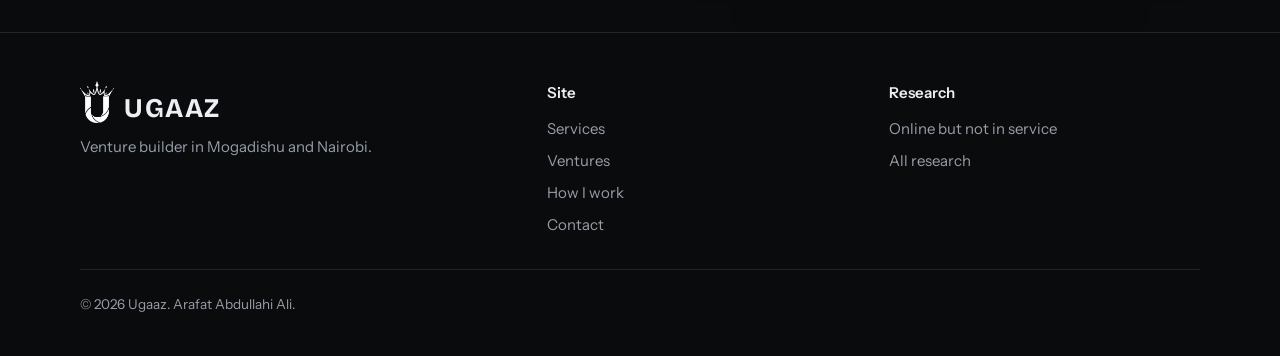
<file: insights/climate-resilience-policy.html>
<!DOCTYPE html>
<html lang="en">
<head>
  <meta charset="utf-8" />
  <meta http-equiv="refresh" content="0; url=../index.html#essay-climate" />
  <link rel="canonical" href="../index.html#essay-climate" />
  <title>Redirecting — Guuleed Green</title>
  <script>location.replace('../index.html#essay-climate');</script>
</head>
<body>
  <p><a href="../index.html#essay-climate">Continue to Guuleed Green</a></p>
</body>
</html>
</file>
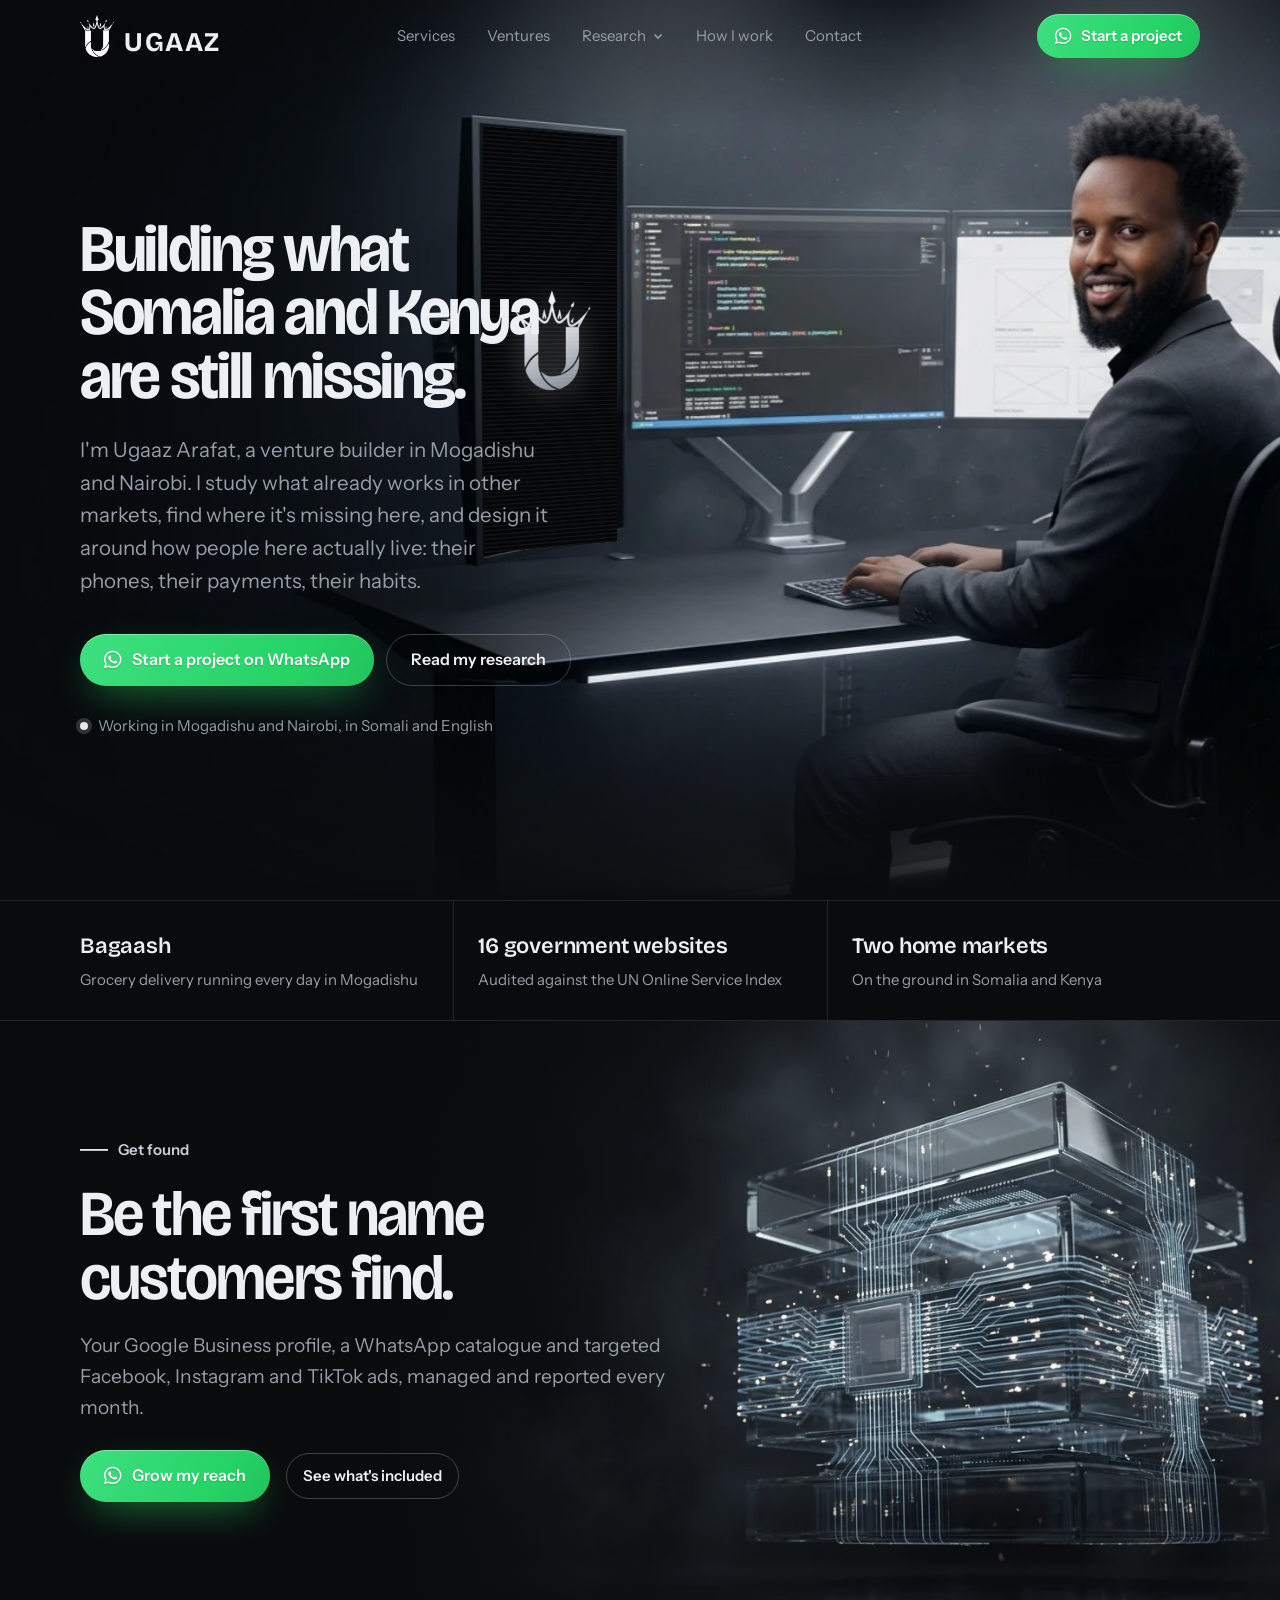
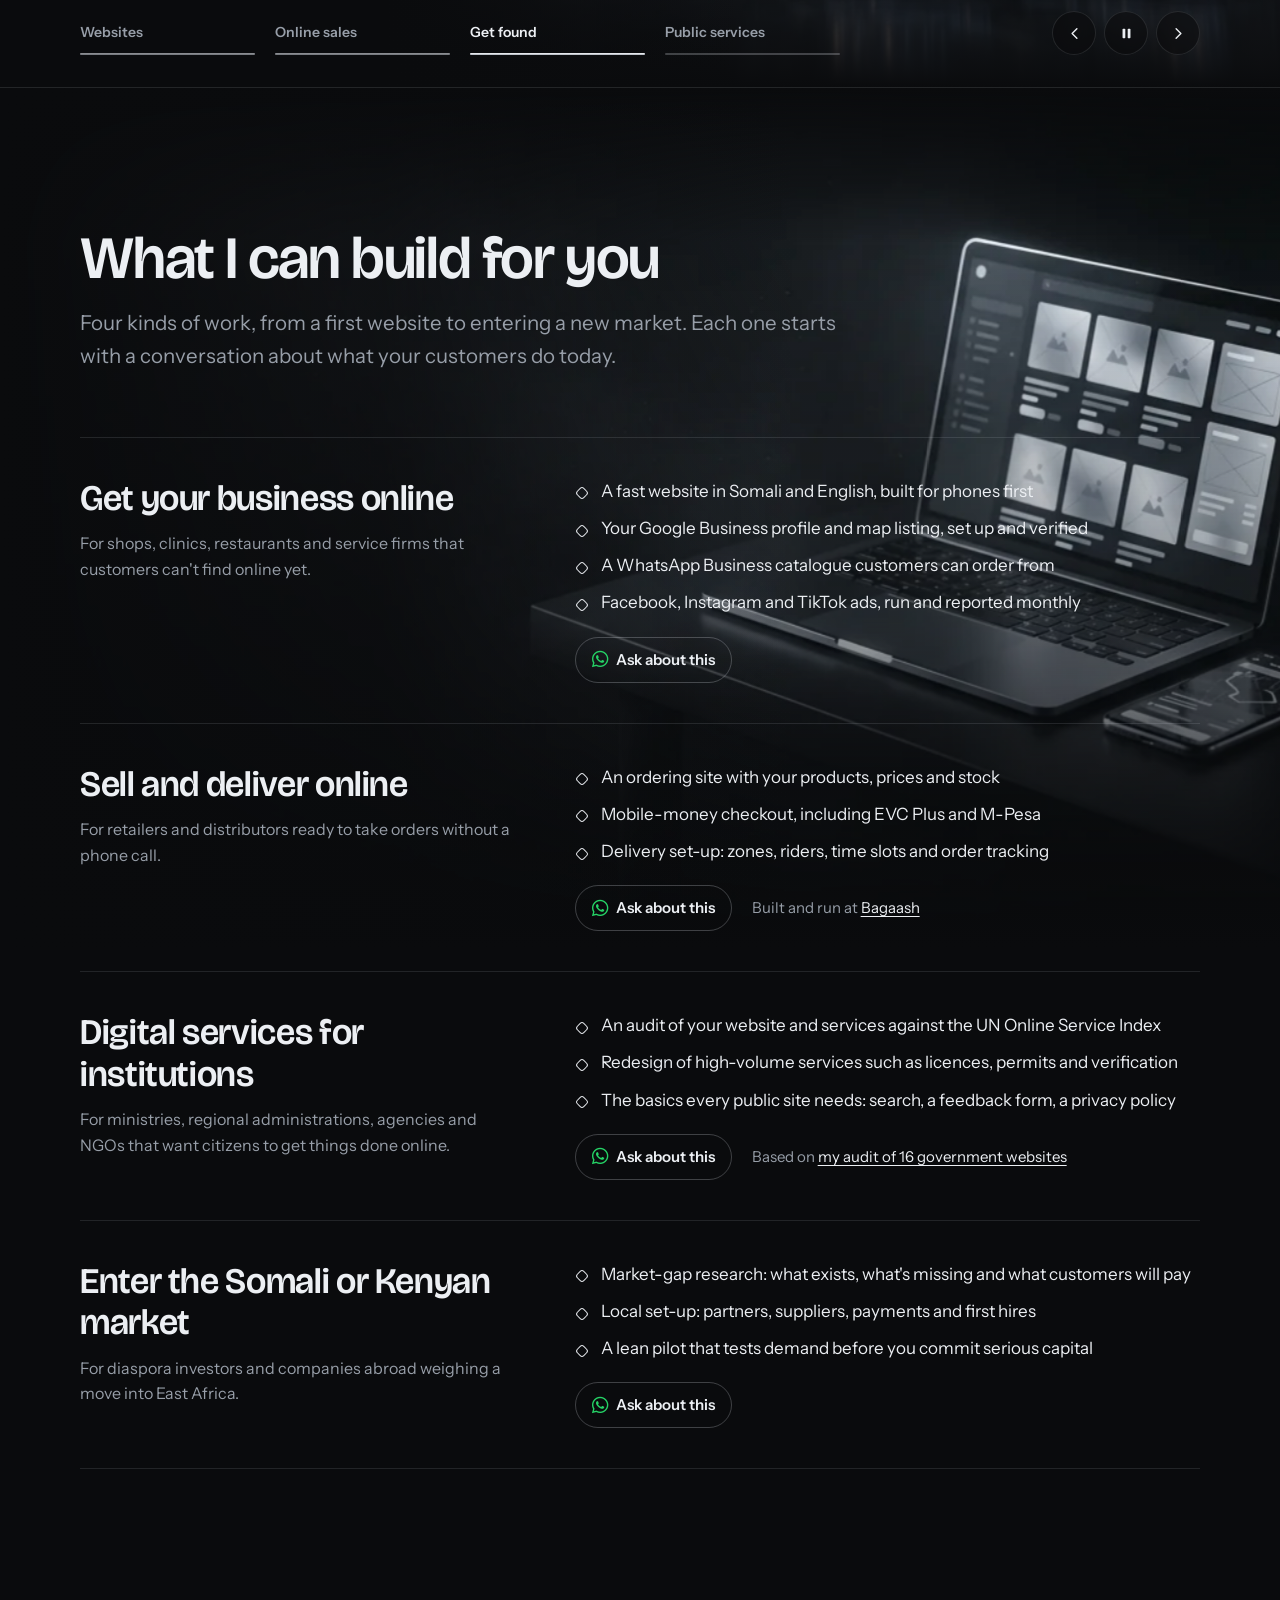
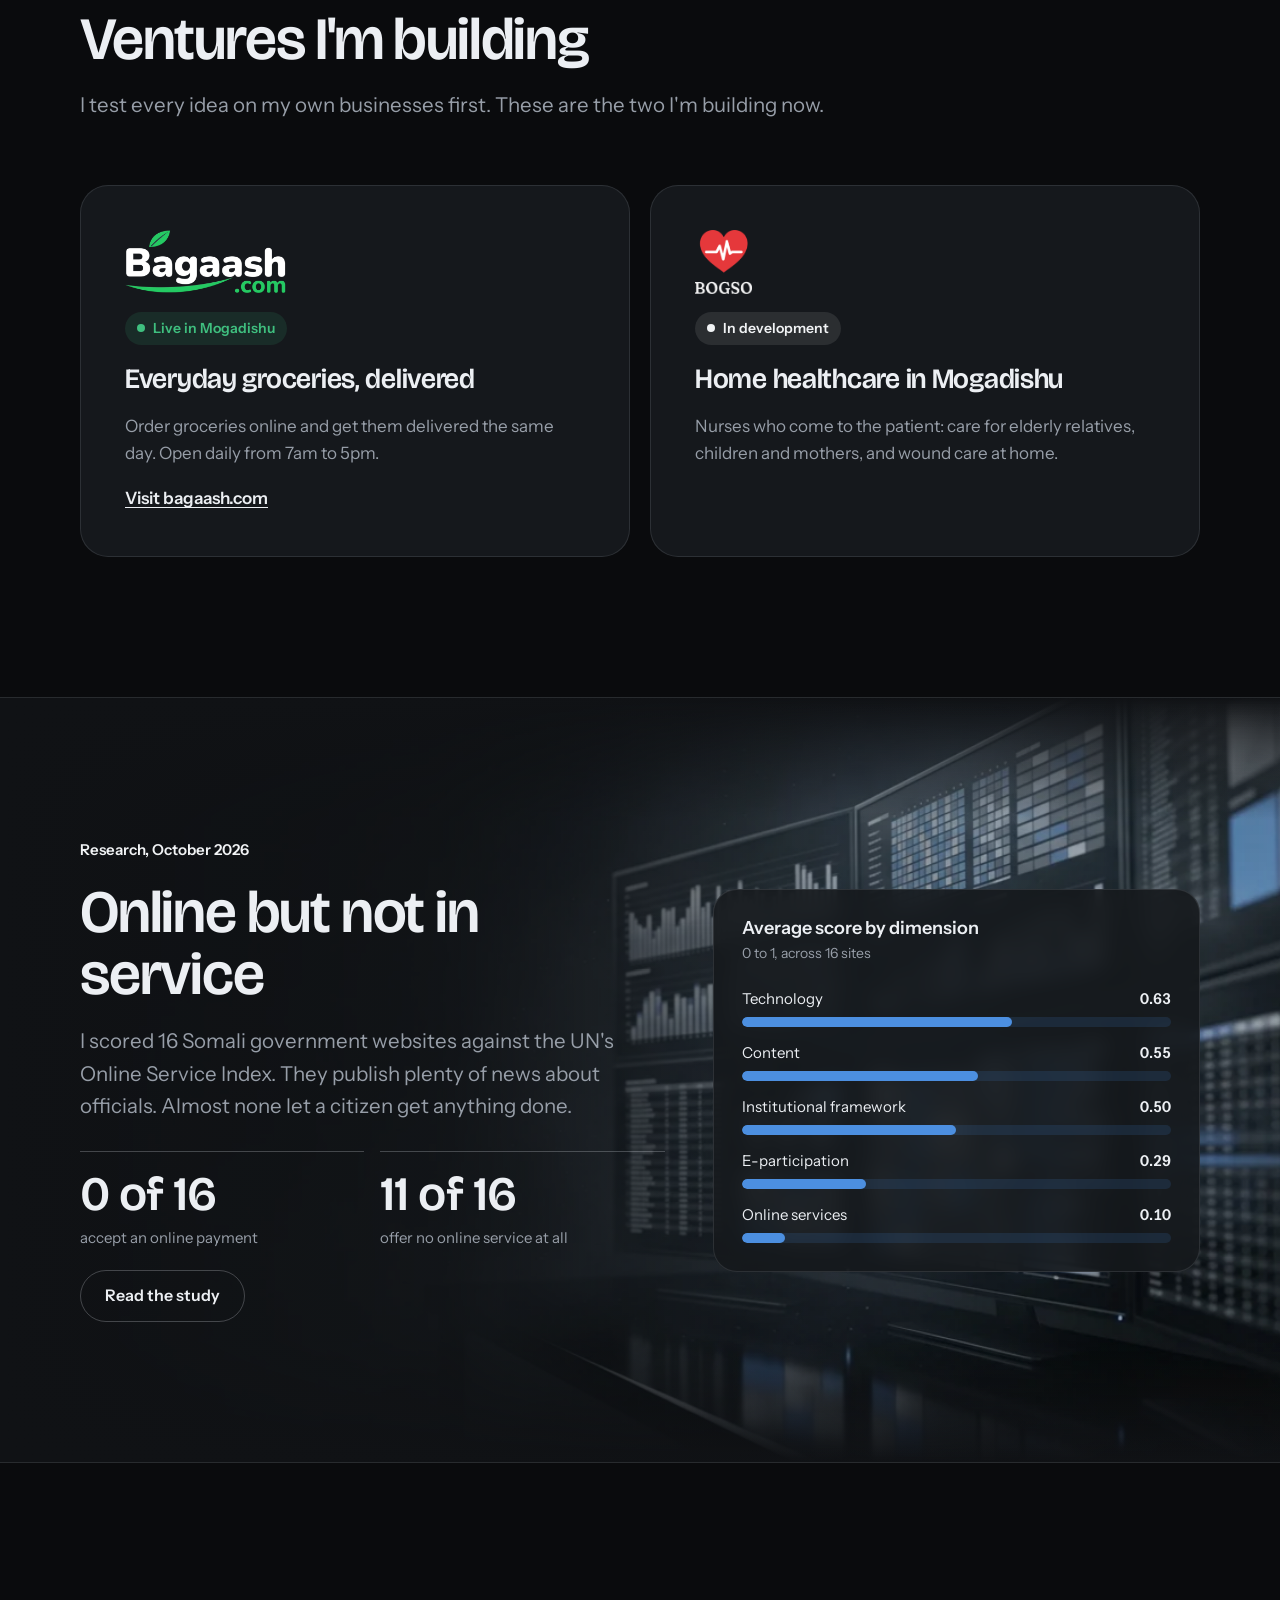
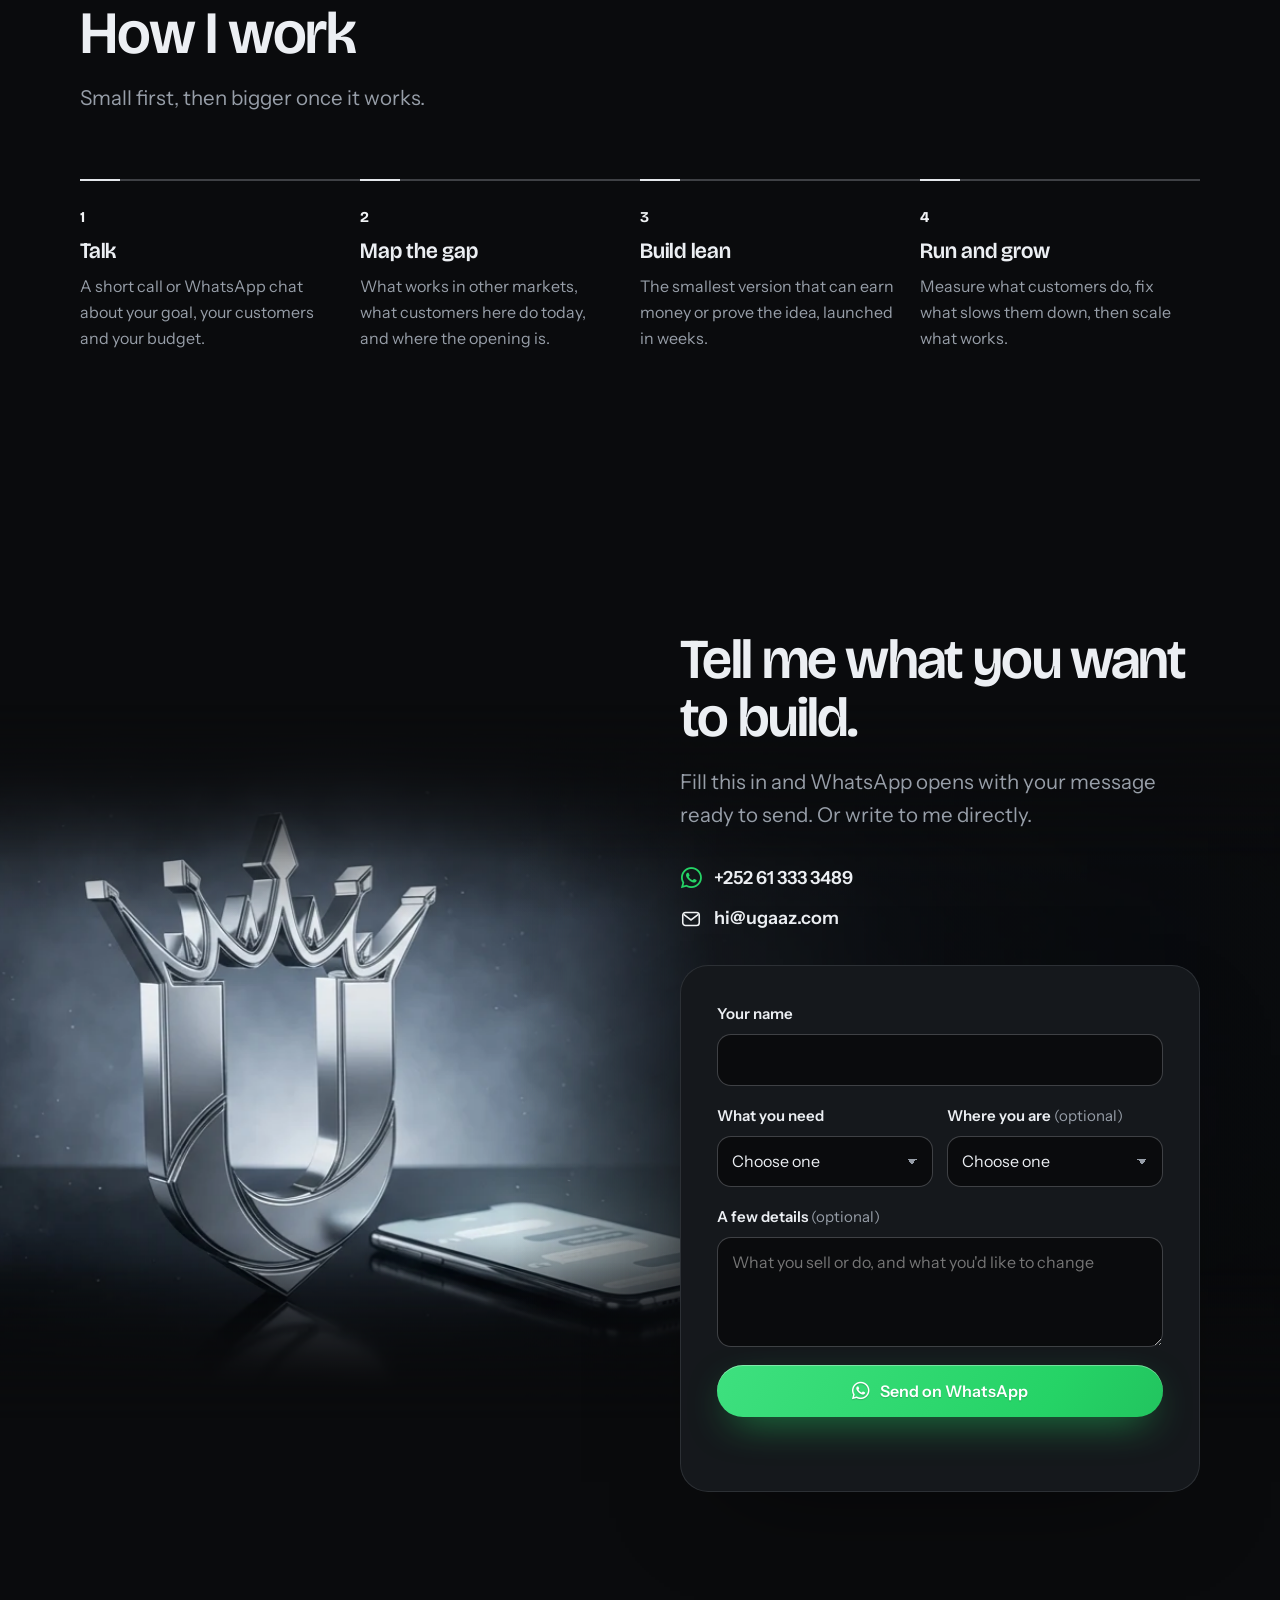
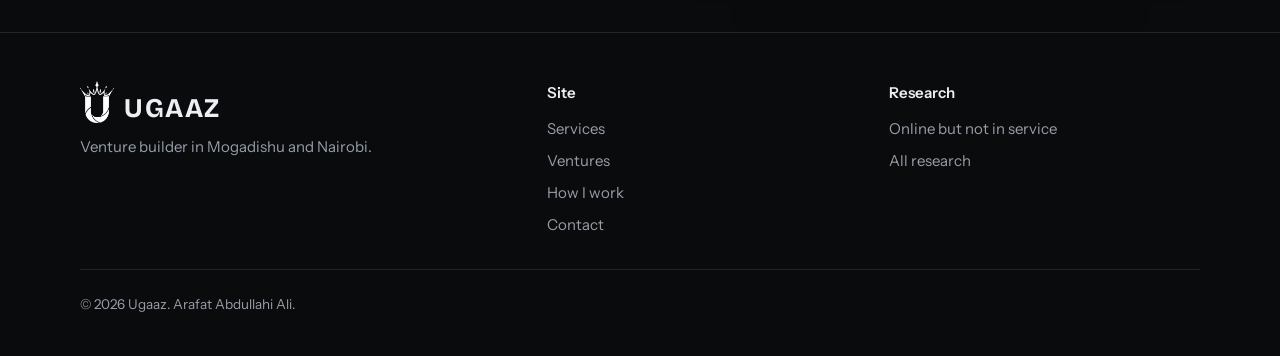
<file: insights/environmental-data-gis.html>
<!DOCTYPE html>
<html lang="en">
<head>
  <meta charset="utf-8" />
  <meta http-equiv="refresh" content="0; url=../index.html#essay-gis" />
  <link rel="canonical" href="../index.html#essay-gis" />
  <title>Redirecting — Guuleed Green</title>
  <script>location.replace('../index.html#essay-gis');</script>
</head>
<body>
  <p><a href="../index.html#essay-gis">Continue to Guuleed Green</a></p>
</body>
</html>
</file>
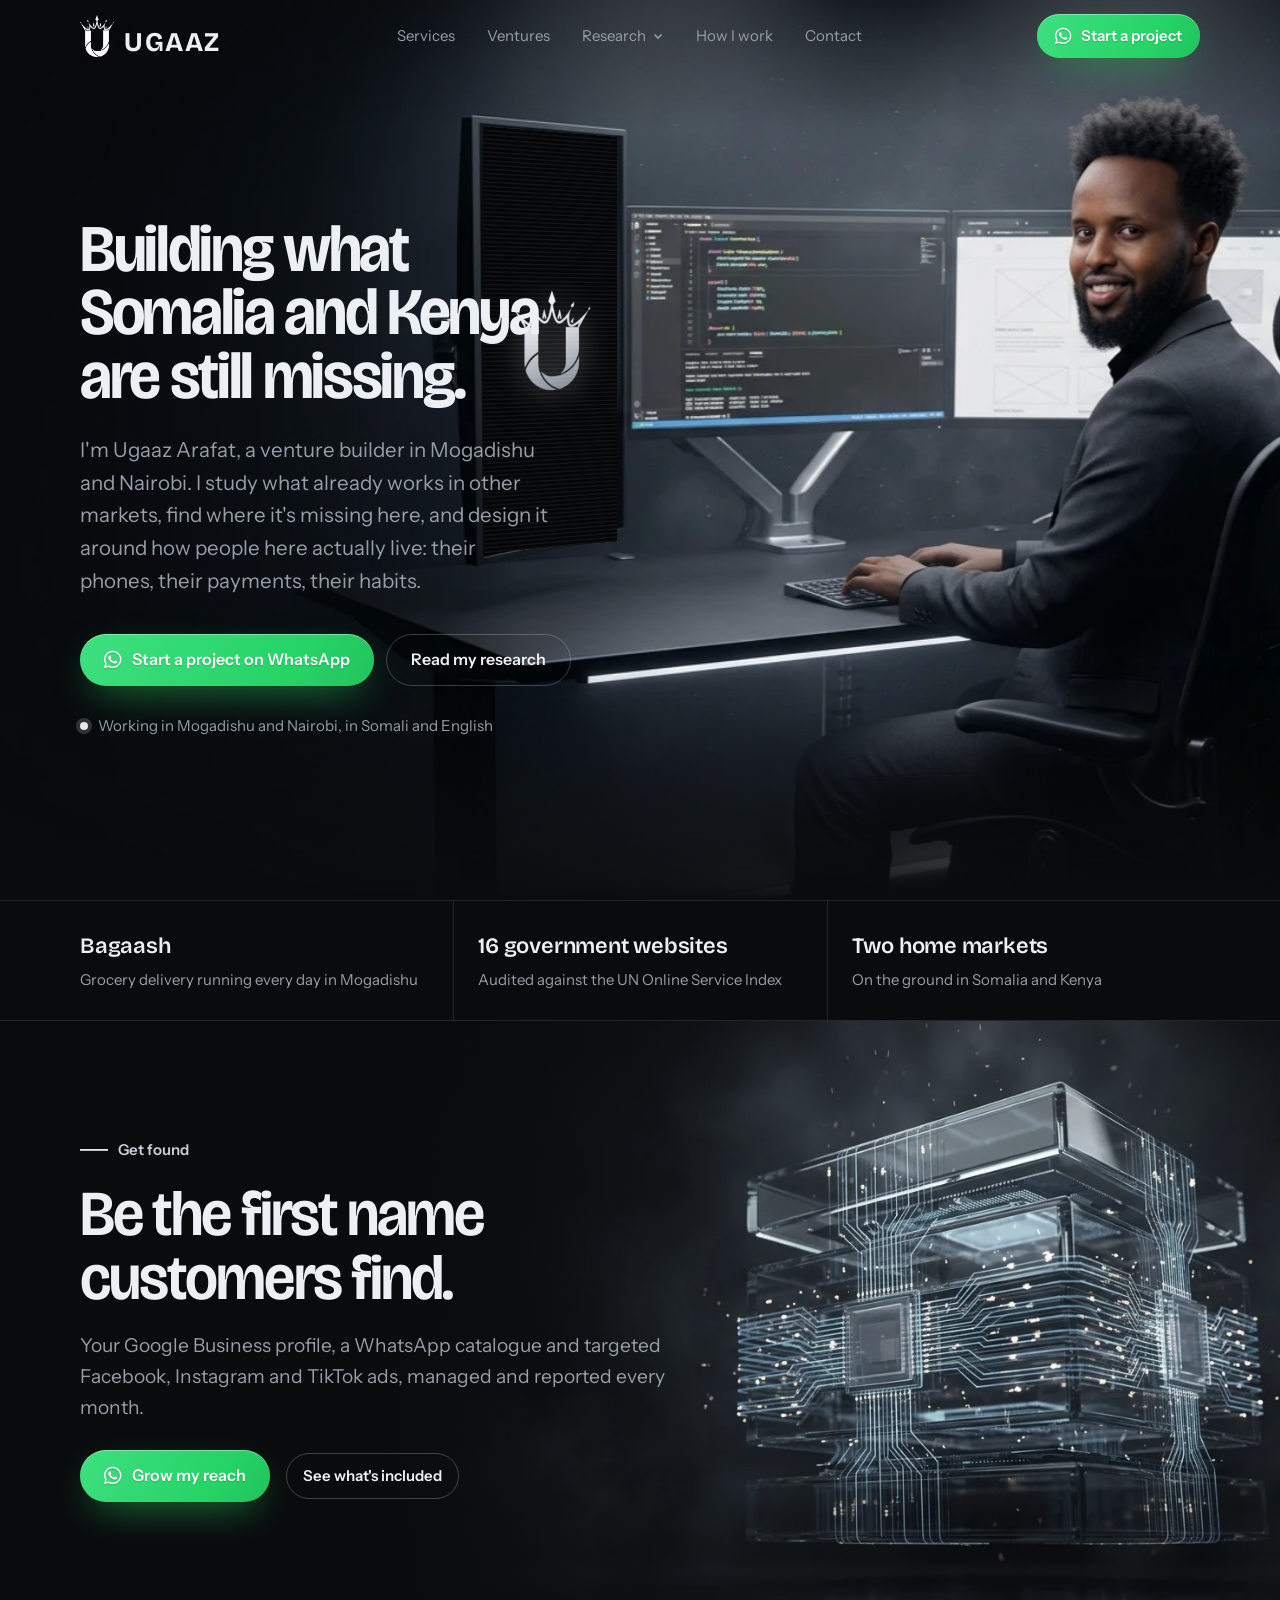
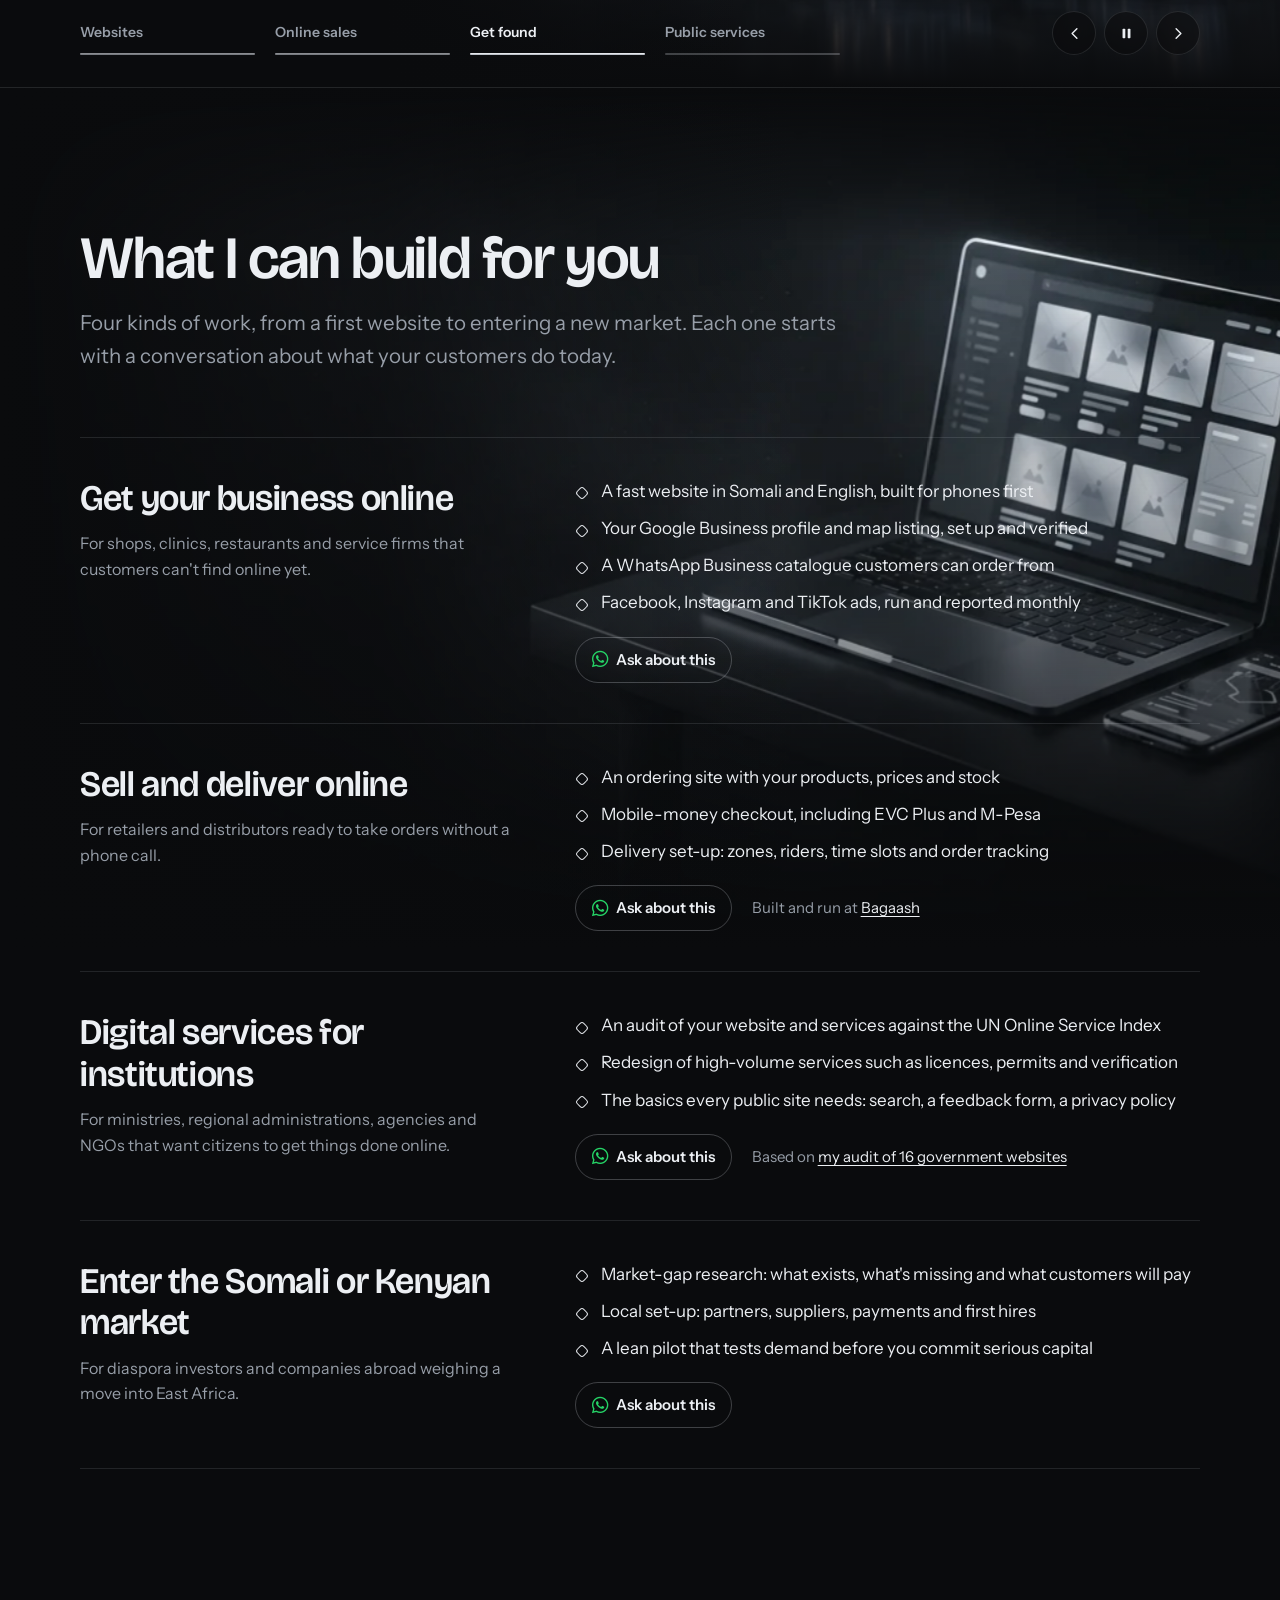
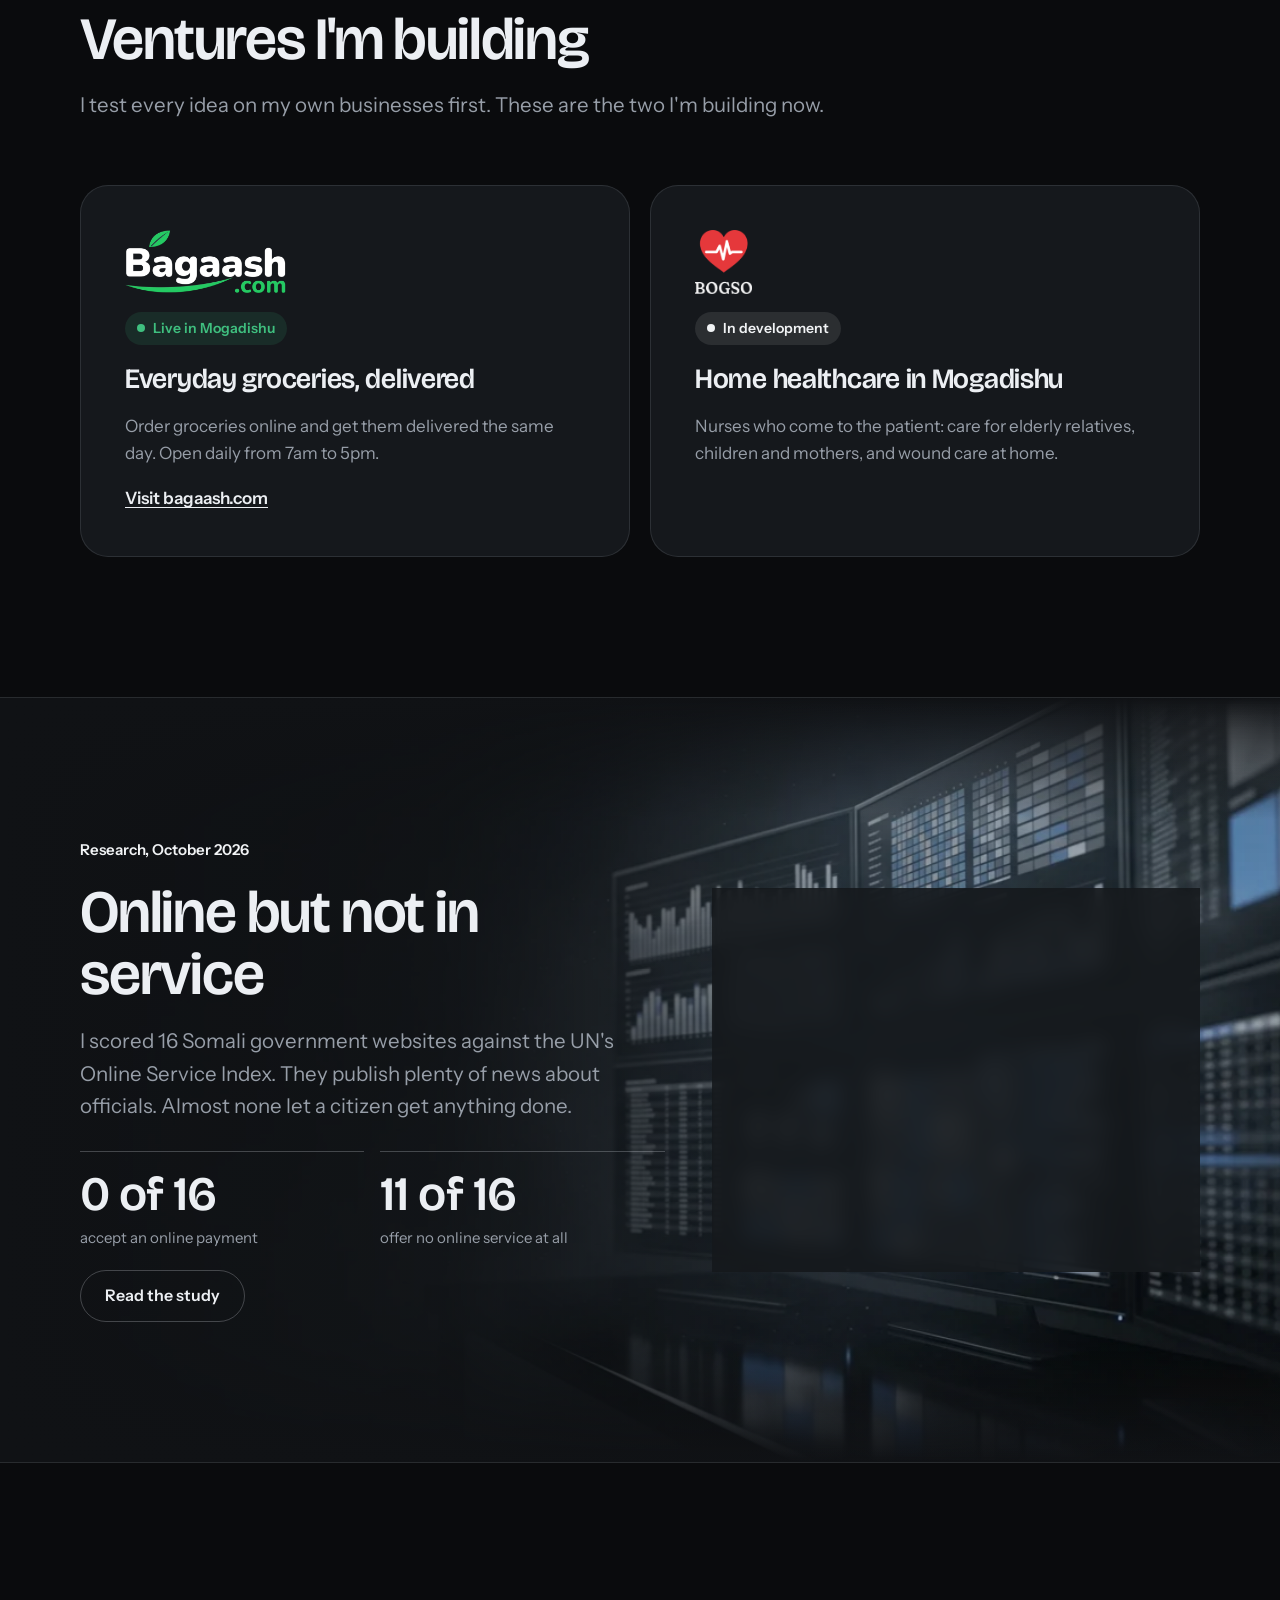
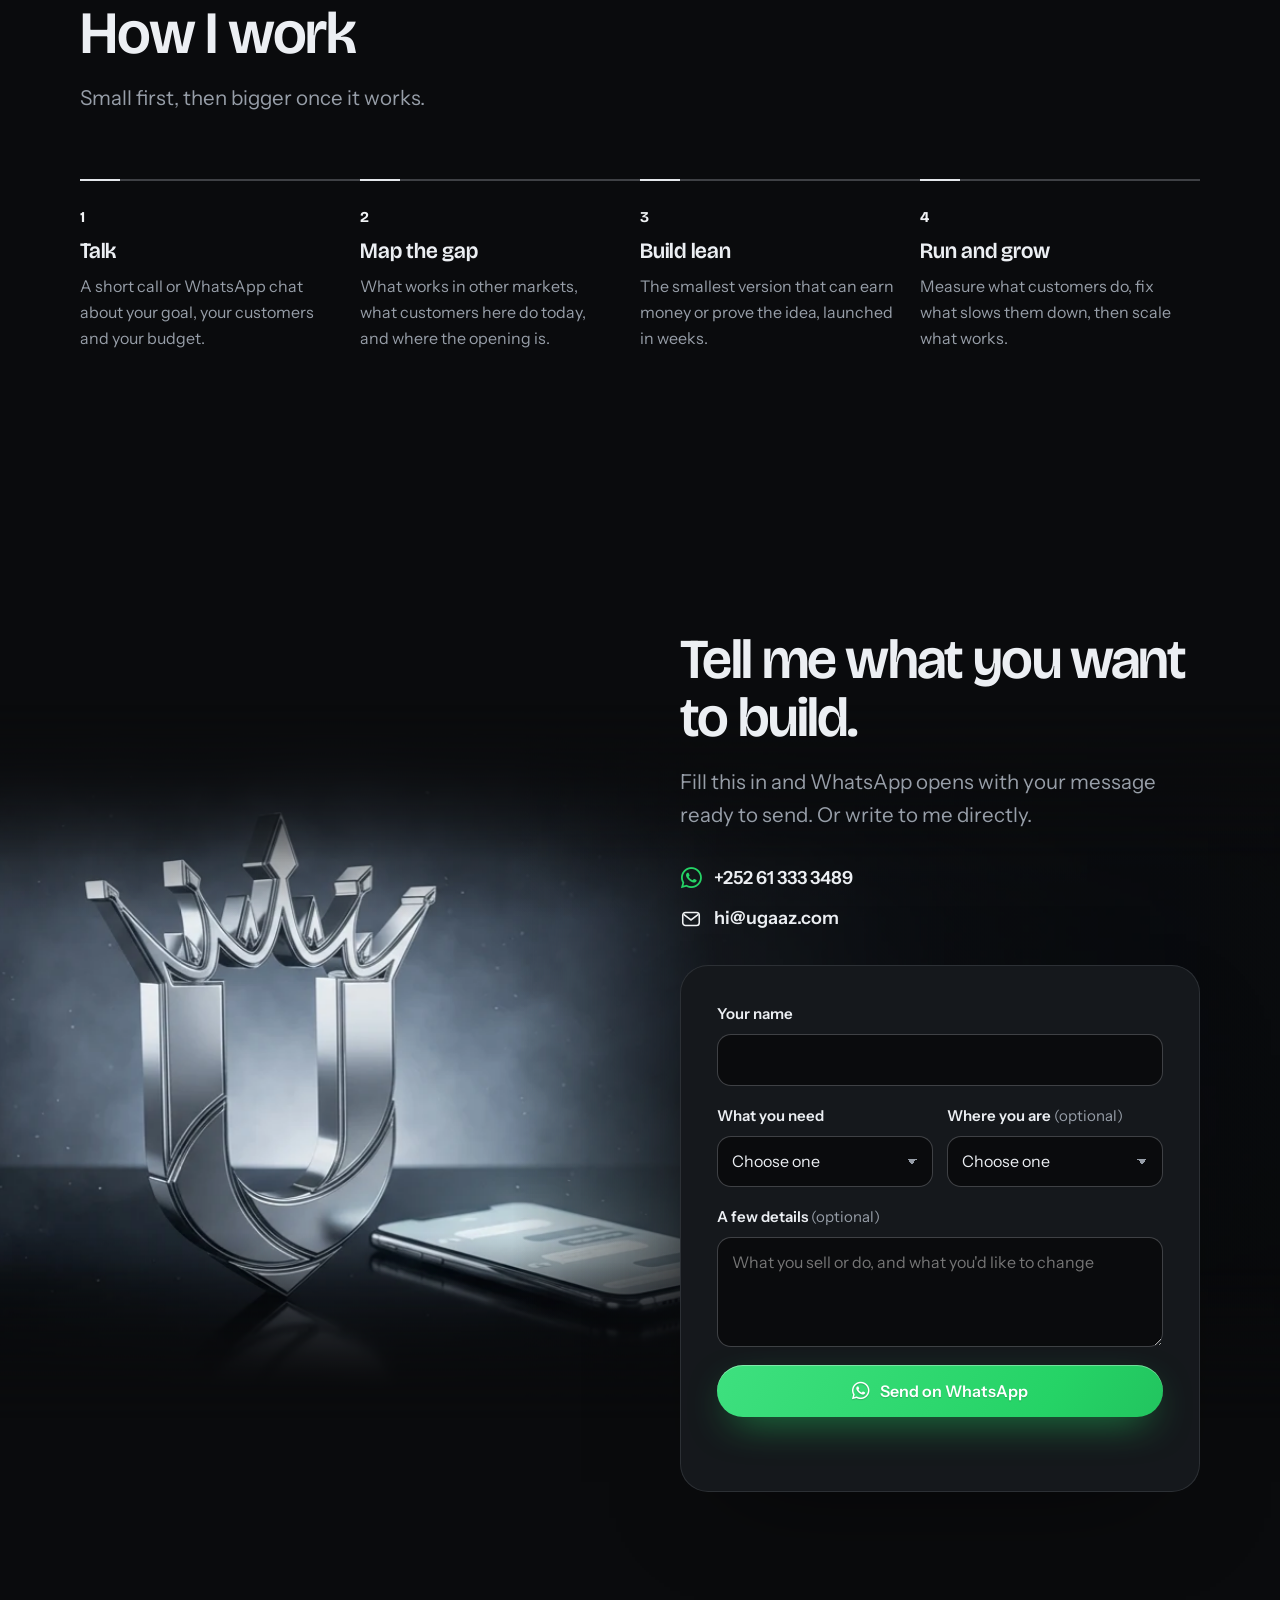
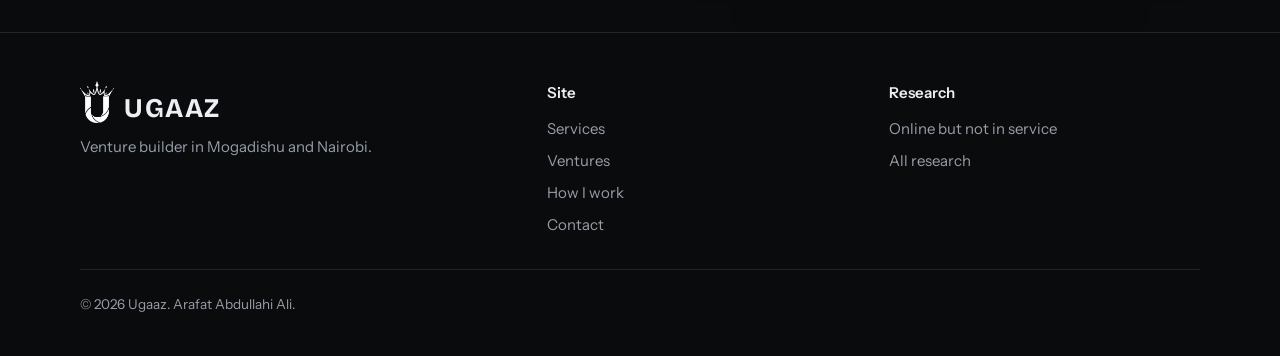
<file: insights/environmental-governance-somalia.html>
<!DOCTYPE html>
<html lang="en">
<head>
  <meta charset="utf-8" />
  <meta http-equiv="refresh" content="0; url=../index.html#essay-governance" />
  <link rel="canonical" href="../index.html#essay-governance" />
  <title>Redirecting — Guuleed Green</title>
  <script>location.replace('../index.html#essay-governance');</script>
</head>
<body>
  <p><a href="../index.html#essay-governance">Continue to Guuleed Green</a></p>
</body>
</html>
</file>
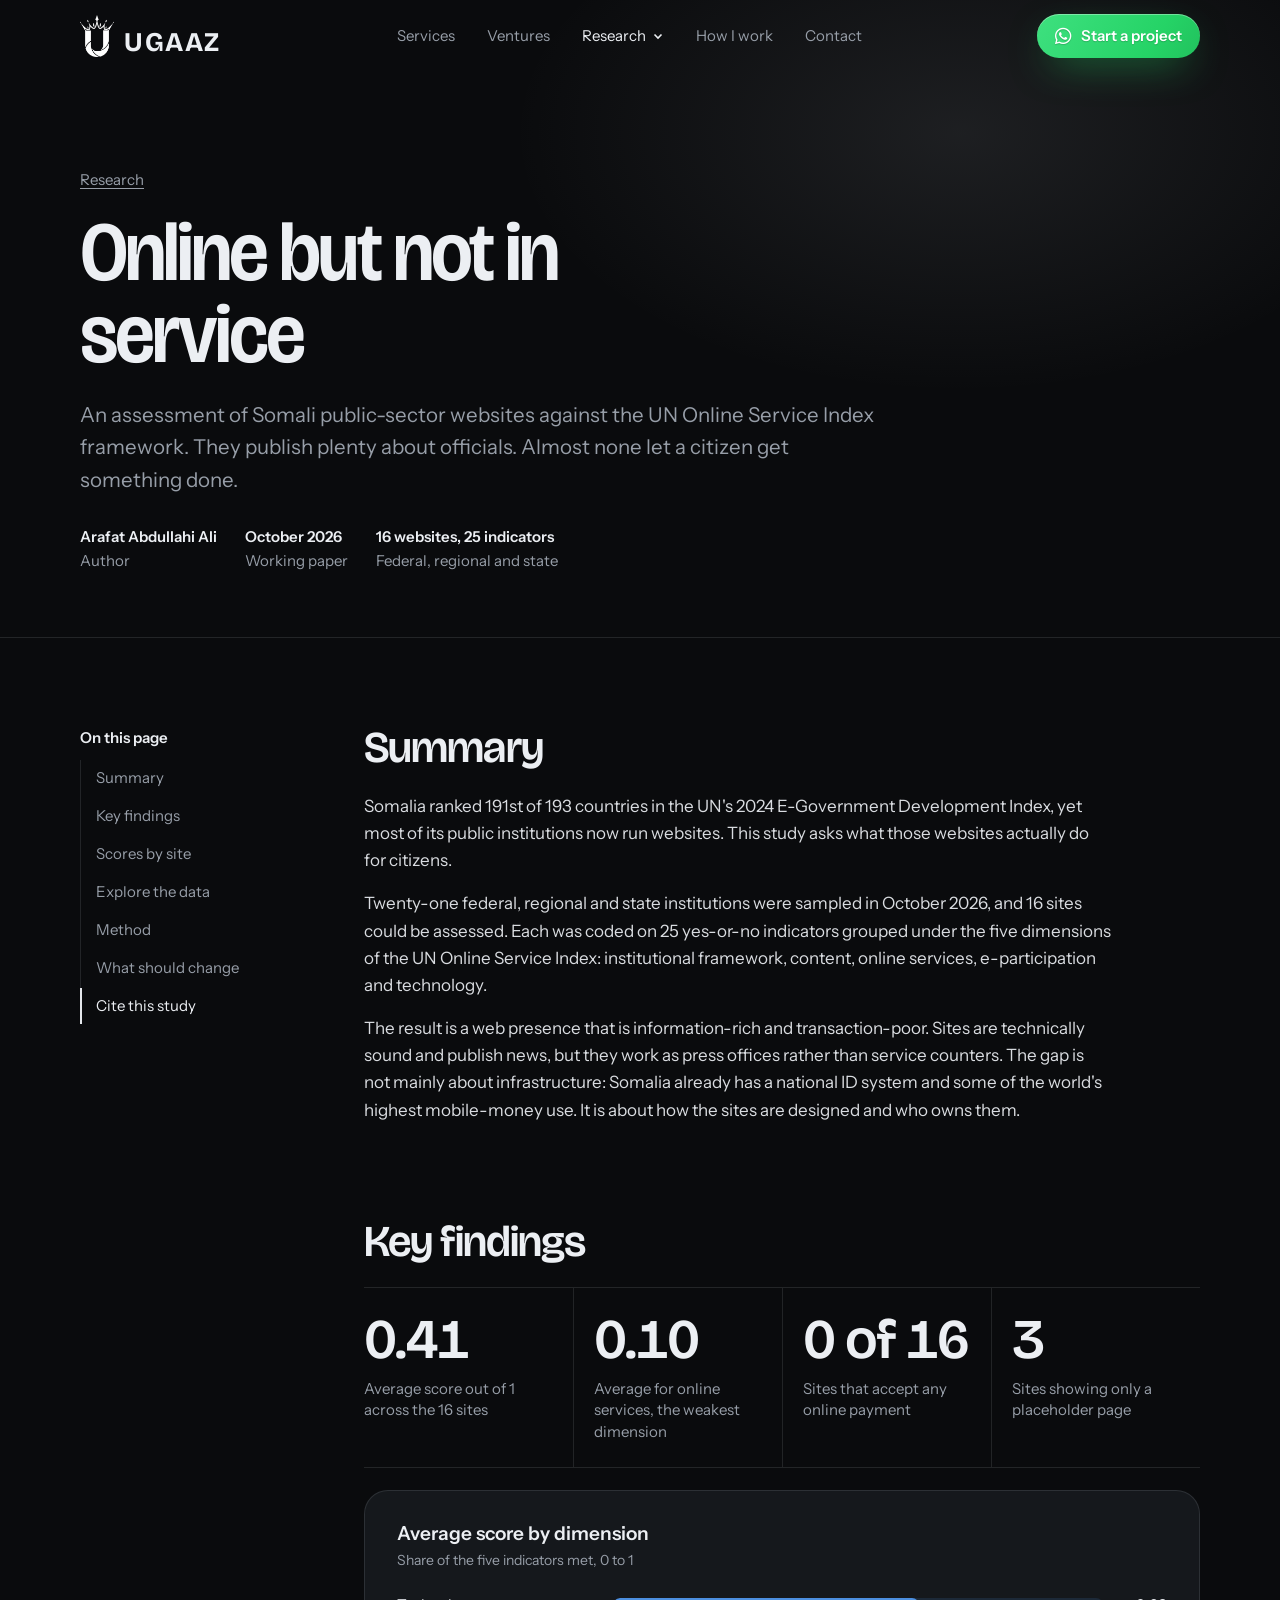
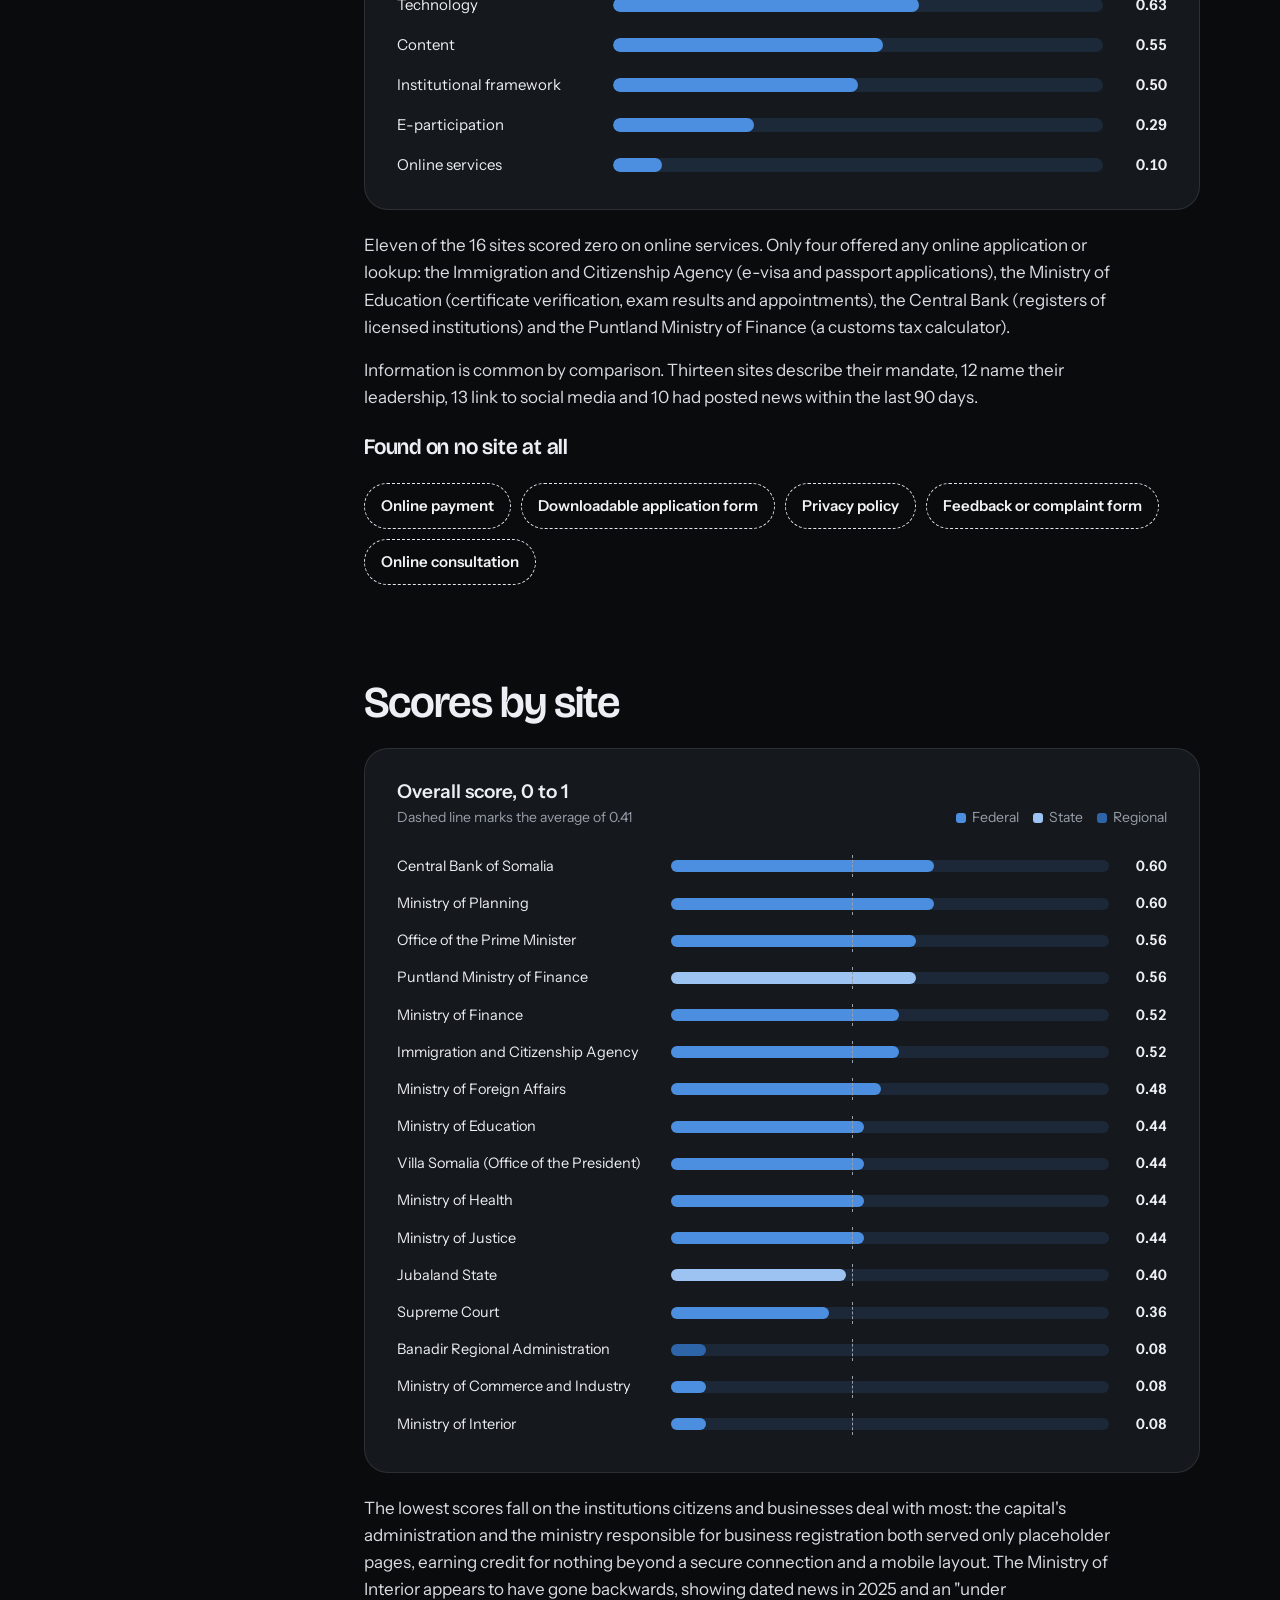
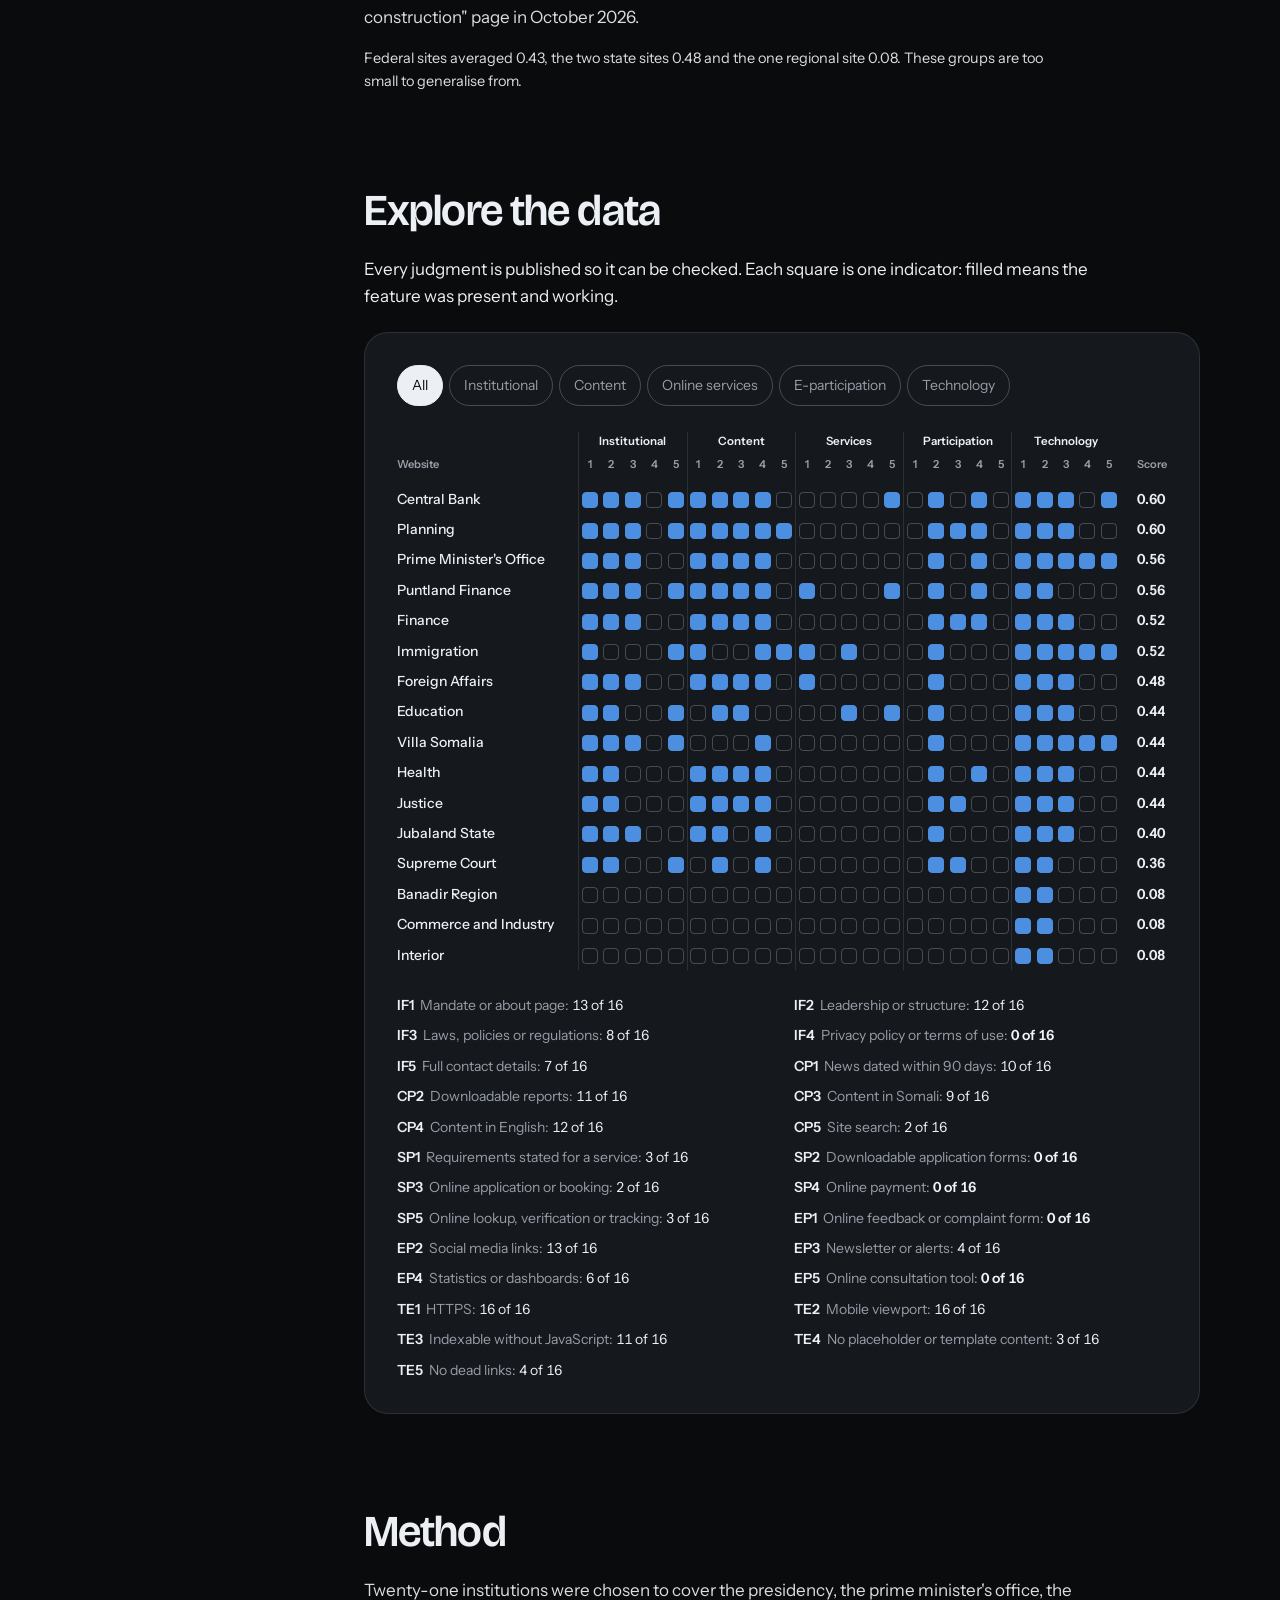
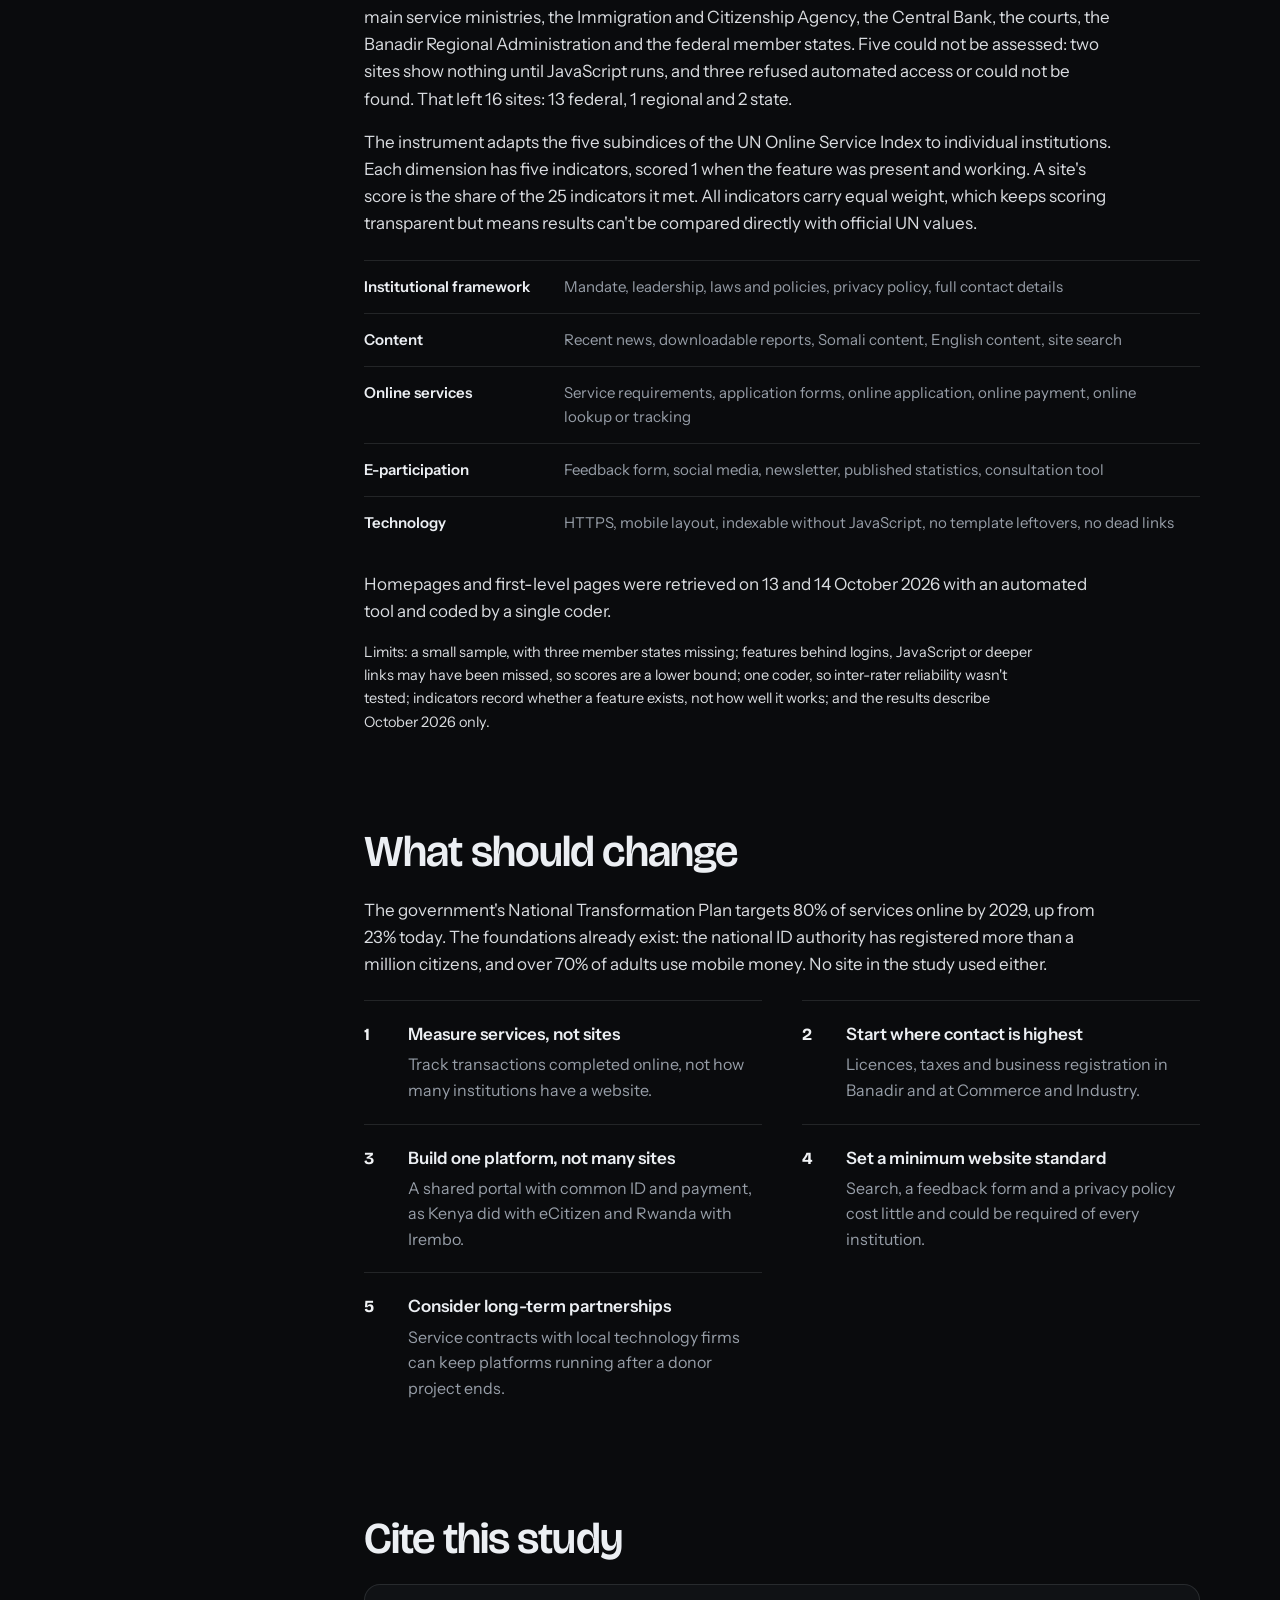
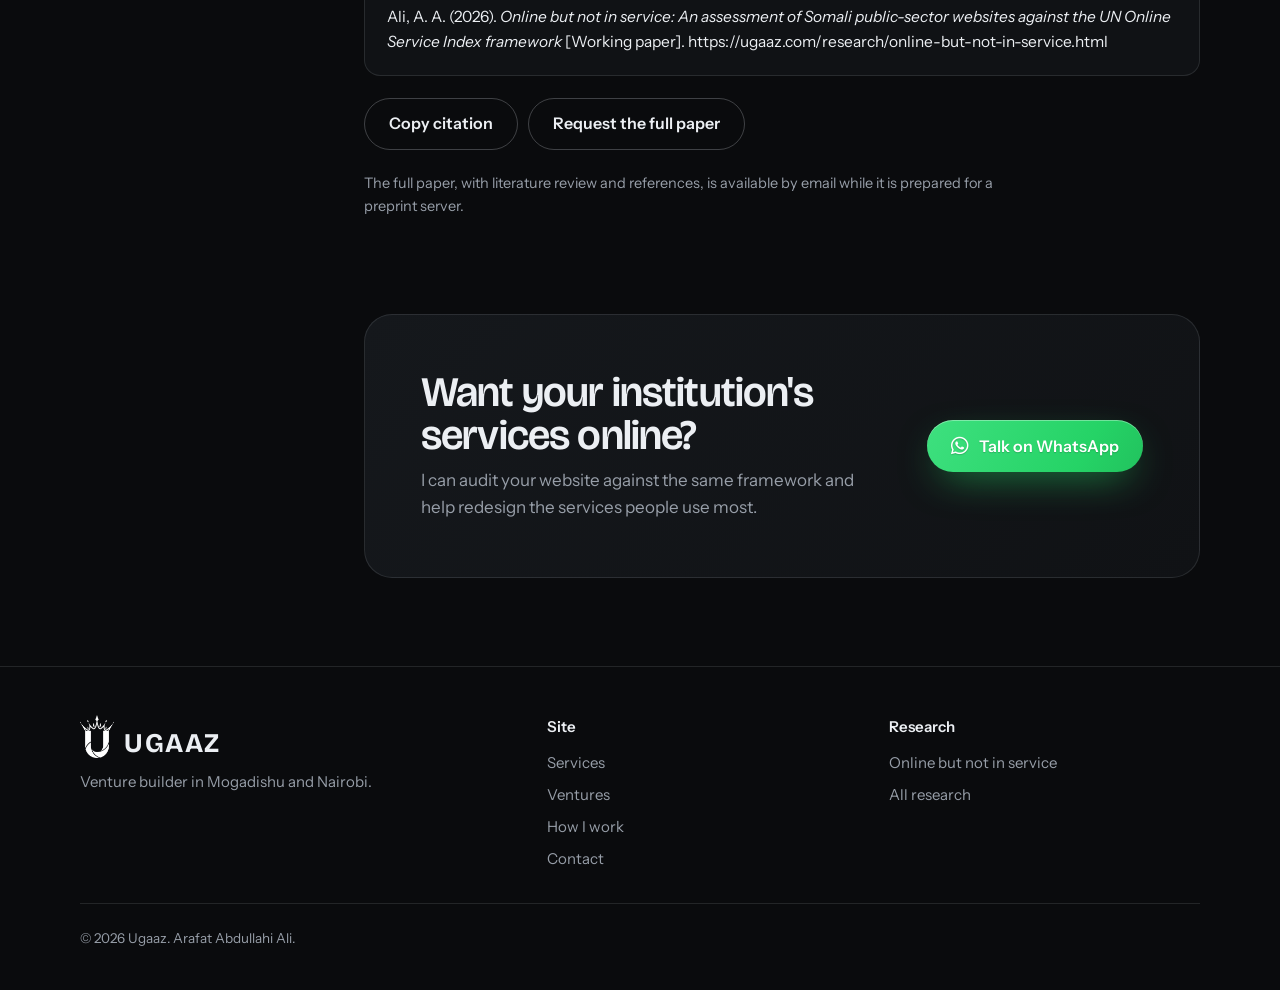
<file: research/online-but-not-in-service.html>
<!doctype html>
<html lang="en">
<head>
  <meta charset="utf-8">
  <meta name="viewport" content="width=device-width, initial-scale=1, viewport-fit=cover">
  <title>Online but not in service: Somali government websites | Ugaaz research</title>
  <meta name="description" content="An assessment of 16 Somali public-sector websites against the UN Online Service Index. Mean score 0.41 of 1; online services 0.10. No site accepts online payment.">
  <link rel="canonical" href="https://ugaaz.com/research/online-but-not-in-service.html">
  <meta property="og:type" content="article">
  <meta property="og:title" content="Online but not in service">
  <meta property="og:description" content="How 16 Somali government websites score on the UN Online Service Index framework.">
  <meta name="author" content="Arafat Abdullahi Ali">
  <meta name="theme-color" content="#0a0b0d">
  <link rel="icon" href="../assets/img/favicon.png" type="image/png">
  <link rel="apple-touch-icon" href="../assets/img/apple-touch-icon.png">
  <link rel="preconnect" href="https://fonts.googleapis.com">
  <link rel="preconnect" href="https://fonts.gstatic.com" crossorigin>
  <link href="https://fonts.googleapis.com/css2?family=Bricolage+Grotesque:opsz,wdth,wght@12..96,75..100,400..800&family=Instrument+Sans:wght@400;500;600&display=swap" rel="stylesheet">
  <link rel="stylesheet" href="../assets/css/site.css">
  <link rel="stylesheet" href="../assets/css/research.css">
  <script type="application/ld+json">
  {"@context":"https://schema.org","@type":"ScholarlyArticle","headline":"Online but Not in Service: An Assessment of Somali Public-Sector Websites against the UN Online Service Index Framework","author":{"@type":"Person","name":"Arafat Abdullahi Ali"},"datePublished":"2026-10","keywords":"e-government, Online Service Index, Somalia, fragile states, public-sector websites, digital public services","url":"https://ugaaz.com/research/online-but-not-in-service.html"}
  </script>
</head>
<body>
<a class="skip" href="#main">Skip to content</a>
<header class="top">
  <div class="wrap">
    <a class="brand" href="../index.html" aria-label="Ugaaz home"><img src="../assets/img/mark.png" alt="" width="34" height="43"><span>Ugaaz</span></a>
    <nav class="nav" aria-label="Main">
      <a href="../index.html#services">Services</a>
      <a href="../index.html#ventures">Ventures</a>
      <div class="dd current">
        <button type="button" aria-expanded="false" aria-controls="dd-research">Research
          <svg viewBox="0 0 12 12" fill="none" stroke="currentColor" stroke-width="1.6" aria-hidden="true"><path d="M2.5 4.5 6 8l3.5-3.5"/></svg>
        </button>
        <div class="dd-panel" id="dd-research">
          <a href="online-but-not-in-service.html" aria-current="page"><strong>Online but not in service</strong><span>How 16 Somali government websites score on the UN framework</span></a>
          <hr>
          <a href="index.html"><strong>All research</strong><span>Studies, data and method notes</span></a>
        </div>
      </div>
      <a href="../index.html#process">How I work</a>
      <a href="../index.html#contact">Contact</a>
      <a class="btn btn-wa mobile-cta" href="#" data-wa><i class="fa-brands fa-whatsapp wa-ico" aria-hidden="true"></i> Start a project on WhatsApp</a>
    </nav>
    <div class="top-actions">
      <a class="btn btn-wa" href="#" data-wa><i class="fa-brands fa-whatsapp wa-ico" aria-hidden="true"></i> Start a project</a>
      <button class="icon-btn menu-btn" type="button" aria-label="Open menu" aria-expanded="false">
        <svg viewBox="0 0 24 24" fill="none" stroke="currentColor" stroke-width="1.7" stroke-linecap="round" aria-hidden="true"><path d="M4 8h16M4 16h16"/></svg>
      </button>
    </div>
  </div>
</header>

<main id="main">
  <section class="r-hero">
    <div class="wrap">
      <p class="crumbs"><a href="index.html">Research</a></p>
      <h1>Online but not in service</h1>
      <p class="lede">An assessment of Somali public-sector websites against the UN Online Service Index framework. They publish plenty about officials. Almost none let a citizen get something done.</p>
      <div class="byline">
        <div><b>Arafat Abdullahi Ali</b>Author</div>
        <div><b>October 2026</b>Working paper</div>
        <div><b>16 websites, 25 indicators</b>Federal, regional and state</div>
      </div>
    </div>
  </section>

  <div class="wrap study">
    <nav class="toc" aria-label="On this page">
      <p>On this page</p>
      <ol>
        <li><a href="#summary">Summary</a></li>
        <li><a href="#findings">Key findings</a></li>
        <li><a href="#scores">Scores by site</a></li>
        <li><a href="#data">Explore the data</a></li>
        <li><a href="#method">Method</a></li>
        <li><a href="#change">What should change</a></li>
        <li><a href="#cite">Cite this study</a></li>
      </ol>
    </nav>

    <article class="article">
      <section class="part" id="summary" aria-labelledby="h-summary">
        <h2 id="h-summary">Summary</h2>
        <div class="prose">
          <p>Somalia ranked 191st of 193 countries in the UN's 2024 E-Government Development Index, yet most of its public institutions now run websites. This study asks what those websites actually do for citizens.</p>
          <p>Twenty-one federal, regional and state institutions were sampled in October 2026, and 16 sites could be assessed. Each was coded on 25 yes-or-no indicators grouped under the five dimensions of the UN Online Service Index: institutional framework, content, online services, e-participation and technology.</p>
          <p>The result is a web presence that is information-rich and transaction-poor. Sites are technically sound and publish news, but they work as press offices rather than service counters. The gap is not mainly about infrastructure: Somalia already has a national ID system and some of the world's highest mobile-money use. It is about how the sites are designed and who owns them.</p>
        </div>
      </section>

      <section class="part" id="findings" aria-labelledby="h-findings">
        <h2 id="h-findings">Key findings</h2>
        <div class="big-facts">
          <div><b>0.41</b><span>Average score out of 1 across the 16 sites</span></div>
          <div><b>0.10</b><span>Average for online services, the weakest dimension</span></div>
          <div><b>0 of 16</b><span>Sites that accept any online payment</span></div>
          <div><b>3</b><span>Sites showing only a placeholder page</span></div>
        </div>
        <figure class="panel" aria-labelledby="h-dims">
          <div class="panel-head">
            <div><h3 id="h-dims">Average score by dimension</h3><p>Share of the five indicators met, 0 to 1</p></div>
          </div>
          <div class="dims">
            <div class="dim"><span>Technology</span><span class="track"><span class="fill" style="--v:62.5%;display:block"></span></span><span class="val">0.63</span></div>
            <div class="dim"><span>Content</span><span class="track"><span class="fill" style="--v:55%;display:block"></span></span><span class="val">0.55</span></div>
            <div class="dim"><span>Institutional framework</span><span class="track"><span class="fill" style="--v:50%;display:block"></span></span><span class="val">0.50</span></div>
            <div class="dim"><span>E-participation</span><span class="track"><span class="fill" style="--v:28.8%;display:block"></span></span><span class="val">0.29</span></div>
            <div class="dim low"><span>Online services</span><span class="track"><span class="fill" style="--v:10%;display:block"></span></span><span class="val">0.10</span></div>
          </div>
        </figure>
        <div class="prose">
          <p>Eleven of the 16 sites scored zero on online services. Only four offered any online application or lookup: the Immigration and Citizenship Agency (e-visa and passport applications), the Ministry of Education (certificate verification, exam results and appointments), the Central Bank (registers of licensed institutions) and the Puntland Ministry of Finance (a customs tax calculator).</p>
          <p>Information is common by comparison. Thirteen sites describe their mandate, 12 name their leadership, 13 link to social media and 10 had posted news within the last 90 days.</p>
          <h3>Found on no site at all</h3>
        </div>
        <div class="missing">
          <span>Online payment</span><span>Downloadable application form</span><span>Privacy policy</span><span>Feedback or complaint form</span><span>Online consultation</span>
        </div>
      </section>

      <section class="part" id="scores" aria-labelledby="h-scores">
        <h2 id="h-scores">Scores by site</h2>
        <figure class="panel" aria-labelledby="h-rank">
          <div class="panel-head">
            <div><h3 id="h-rank">Overall score, 0 to 1</h3><p>Dashed line marks the average of 0.41</p></div>
            <div class="legend" aria-label="Level of government">
              <span><i style="background:var(--data)"></i>Federal</span>
              <span><i style="background:var(--data-light)"></i>State</span>
              <span><i style="background:var(--data-deep)"></i>Regional</span>
            </div>
          </div>
          <div class="rank" role="list" data-rank></div>
        </figure>
        <div class="prose">
          <p>The lowest scores fall on the institutions citizens and businesses deal with most: the capital's administration and the ministry responsible for business registration both served only placeholder pages, earning credit for nothing beyond a secure connection and a mobile layout. The Ministry of Interior appears to have gone backwards, showing dated news in 2025 and an "under construction" page in October 2026.</p>
          <p class="note">Federal sites averaged 0.43, the two state sites 0.48 and the one regional site 0.08. These groups are too small to generalise from.</p>
        </div>
      </section>

      <section class="part" id="data" aria-labelledby="h-data">
        <h2 id="h-data">Explore the data</h2>
        <p class="prose">Every judgment is published so it can be checked. Each square is one indicator: filled means the feature was present and working.</p>
        <figure class="panel">
          <div class="panel-head">
            <div class="tabs" role="group" aria-label="Show dimension">
              <button type="button" data-tab="all" aria-pressed="true">All</button>
              <button type="button" data-tab="0" aria-pressed="false">Institutional</button>
              <button type="button" data-tab="1" aria-pressed="false">Content</button>
              <button type="button" data-tab="2" aria-pressed="false">Online services</button>
              <button type="button" data-tab="3" aria-pressed="false">E-participation</button>
              <button type="button" data-tab="4" aria-pressed="false">Technology</button>
            </div>
          </div>
          <div class="matrix-scroll"><table class="matrix" data-matrix></table></div>
          <div class="ind-key" data-key></div>
        </figure>
      </section>

      <section class="part" id="method" aria-labelledby="h-method">
        <h2 id="h-method">Method</h2>
        <div class="prose">
          <p>Twenty-one institutions were chosen to cover the presidency, the prime minister's office, the main service ministries, the Immigration and Citizenship Agency, the Central Bank, the courts, the Banadir Regional Administration and the federal member states. Five could not be assessed: two sites show nothing until JavaScript runs, and three refused automated access or could not be found. That left 16 sites: 13 federal, 1 regional and 2 state.</p>
          <p>The instrument adapts the five subindices of the UN Online Service Index to individual institutions. Each dimension has five indicators, scored 1 when the feature was present and working. A site's score is the share of the 25 indicators it met. All indicators carry equal weight, which keeps scoring transparent but means results can't be compared directly with official UN values.</p>
        </div>
        <table class="instrument">
          <tbody>
            <tr><th scope="row">Institutional framework</th><td>Mandate, leadership, laws and policies, privacy policy, full contact details</td></tr>
            <tr><th scope="row">Content</th><td>Recent news, downloadable reports, Somali content, English content, site search</td></tr>
            <tr><th scope="row">Online services</th><td>Service requirements, application forms, online application, online payment, online lookup or tracking</td></tr>
            <tr><th scope="row">E-participation</th><td>Feedback form, social media, newsletter, published statistics, consultation tool</td></tr>
            <tr><th scope="row">Technology</th><td>HTTPS, mobile layout, indexable without JavaScript, no template leftovers, no dead links</td></tr>
          </tbody>
        </table>
        <div class="prose">
          <p>Homepages and first-level pages were retrieved on 13 and 14 October 2026 with an automated tool and coded by a single coder.</p>
          <p class="note">Limits: a small sample, with three member states missing; features behind logins, JavaScript or deeper links may have been missed, so scores are a lower bound; one coder, so inter-rater reliability wasn't tested; indicators record whether a feature exists, not how well it works; and the results describe October 2026 only.</p>
        </div>
      </section>

      <section class="part" id="change" aria-labelledby="h-change">
        <h2 id="h-change">What should change</h2>
        <div class="prose">
          <p>The government's National Transformation Plan targets 80% of services online by 2029, up from 23% today. The foundations already exist: the national ID authority has registered more than a million citizens, and over 70% of adults use mobile money. No site in the study used either.</p>
        </div>
        <ol class="recs">
          <li><b>Measure services, not sites</b><span>Track transactions completed online, not how many institutions have a website.</span></li>
          <li><b>Start where contact is highest</b><span>Licences, taxes and business registration in Banadir and at Commerce and Industry.</span></li>
          <li><b>Build one platform, not many sites</b><span>A shared portal with common ID and payment, as Kenya did with eCitizen and Rwanda with Irembo.</span></li>
          <li><b>Set a minimum website standard</b><span>Search, a feedback form and a privacy policy cost little and could be required of every institution.</span></li>
          <li><b>Consider long-term partnerships</b><span>Service contracts with local technology firms can keep platforms running after a donor project ends.</span></li>
        </ol>
      </section>

      <section class="part" id="cite" aria-labelledby="h-cite">
        <h2 id="h-cite">Cite this study</h2>
        <p class="cite" id="citation">Ali, A. A. (2026). <i>Online but not in service: An assessment of Somali public-sector websites against the UN Online Service Index framework</i> [Working paper]. https://ugaaz.com/research/online-but-not-in-service.html</p>
        <div class="cite-actions">
          <button class="btn btn-ghost" type="button" data-copy="#citation">Copy citation</button>
          <a class="btn btn-ghost" href="mailto:hi@ugaaz.com?subject=Full%20paper%3A%20Online%20but%20not%20in%20service">Request the full paper</a>
        </div>
        <p class="note">The full paper, with literature review and references, is available by email while it is prepared for a preprint server.</p>
      </section>

      <aside class="cta-band" aria-labelledby="h-cta">
        <div>
          <h2 id="h-cta">Want your institution's services online?</h2>
          <p>I can audit your website against the same framework and help redesign the services people use most.</p>
        </div>
        <div class="btns">
          <a class="btn btn-wa pulse" href="#" data-wa="Asc Ugaaz, I read your research on government websites and would like to talk about our institution."><i class="fa-brands fa-whatsapp wa-ico" aria-hidden="true"></i> Talk on WhatsApp</a>
        </div>
      </aside>
    </article>
  </div>
</main>

<footer class="foot">
  <div class="wrap">
    <div>
      <a class="brand" href="../index.html"><img src="../assets/img/mark.png" alt="" width="34" height="43"><span>Ugaaz</span></a>
      <p>Venture builder in Mogadishu and Nairobi.</p>
    </div>
    <div>
      <h4>Site</h4>
      <ul><li><a href="../index.html#services">Services</a></li><li><a href="../index.html#ventures">Ventures</a></li><li><a href="../index.html#process">How I work</a></li><li><a href="../index.html#contact">Contact</a></li></ul>
    </div>
    <div>
      <h4>Research</h4>
      <ul><li><a href="online-but-not-in-service.html">Online but not in service</a></li><li><a href="index.html">All research</a></li></ul>
    </div>
    <p class="fine">&copy; <span data-year>2026</span> Ugaaz. Arafat Abdullahi Ali.</p>
  </div>
</footer>
<script src="../assets/js/site.js"></script>
<script src="../assets/js/study.js"></script>
</body>
</html>
</file>
<file: assets/css/site.css>
/* ugaaz.com — shared styles. Dark only: graphite ground, brushed-silver accents. */
:root {
  --bg: #0a0b0d;
  --bg-2: #101215;
  --surface: #15181c;
  --line: rgba(214, 219, 226, 0.12);
  --line-2: rgba(214, 219, 226, 0.26);
  --text: #eceff3;
  --muted: #979ea8;
  --silver: #c9ced6;
  --steel: #8a919b;
  --tint: rgba(201, 206, 214, 0.1);
  --accent: #e4e7eb;
  --accent-ink: #f1f3f5;
  --on-accent: #0a0b0d;
  --chrome: linear-gradient(180deg, #f7f8fa 0%, #d5d9df 45%, #a9afb8 100%);
  --data: #4c8fe0;
  --data-light: #9cc3f2;
  --data-deep: #2e64a8;
  --data-track: rgba(76, 143, 224, 0.14);
  --wa: #25d366;
  --wa-deep: #128c7e;
  --mark-filter: none;
  --display: "Bricolage Grotesque", "Avenir Next", system-ui, sans-serif;
  --body: "Instrument Sans", system-ui, -apple-system, "Segoe UI", sans-serif;
  --wrap: 1200px;
  --gut: clamp(16px, 4vw, 40px);
  --ease: cubic-bezier(0.2, 0.8, 0.2, 1);
  color-scheme: dark;
}

*, *::before, *::after { box-sizing: border-box; }
html { -webkit-text-size-adjust: 100%; scroll-behavior: smooth; scroll-padding-top: 88px; }
body {
  margin: 0;
  background: var(--bg);
  color: var(--text);
  font-family: var(--body);
  font-size: 17px;
  line-height: 1.6;
  -webkit-font-smoothing: antialiased;
  overflow-x: hidden;
}
img, svg, canvas { display: block; max-width: 100%; }
a { color: inherit; }
button, input, select, textarea { font: inherit; color: inherit; }
:focus-visible { outline: 2px solid var(--accent); outline-offset: 3px; border-radius: 6px; }
::selection { background: var(--accent); color: var(--on-accent); }

.wrap { width: 100%; max-width: var(--wrap); margin-inline: auto; padding-inline: var(--gut); }
.skip { position: absolute; left: -999px; top: 8px; background: var(--accent); color: var(--on-accent); padding: 8px 14px; border-radius: 8px; z-index: 100; }
.skip:focus { left: 12px; }

h1, h2, h3 { font-family: var(--display); font-weight: 600; line-height: 1.02; letter-spacing: -0.02em; margin: 0; font-variation-settings: "opsz" 96; }
h2 { font-size: clamp(34px, 5vw, 60px); }
h3 { font-size: clamp(22px, 2.4vw, 28px); line-height: 1.15; letter-spacing: -0.01em; }
p { margin: 0; }
.lede { font-size: clamp(18px, 1.6vw, 21px); color: var(--muted); max-width: 58ch; }

/* Buttons */
.btn {
  display: inline-flex; align-items: center; justify-content: center; gap: 10px;
  min-height: 52px; padding: 0 24px; border-radius: 999px;
  font-weight: 600; font-size: 16px; text-decoration: none; cursor: pointer;
  border: 1px solid transparent; transition: transform .25s var(--ease), background .25s, border-color .25s;
  white-space: nowrap;
}
.btn:active { transform: scale(.98); }
.btn-chrome { background: var(--chrome); color: var(--on-accent); box-shadow: inset 0 1px 0 rgba(255,255,255,.8), 0 12px 40px -14px rgba(220,226,234,.45); }
.btn-chrome:hover { filter: brightness(1.06); }
.btn-chrome { position: relative; overflow: hidden; isolation: isolate; }
.btn-chrome::after {
  content: ""; position: absolute; inset: -2px auto -2px -60%; width: 45%; z-index: -1;
  background: linear-gradient(100deg, transparent 0%, rgba(255,255,255,.95) 50%, transparent 100%);
  transform: skewX(-20deg); opacity: 0;
}
@media (prefers-reduced-motion: no-preference) {
  .btn-chrome {
    background: linear-gradient(110deg, #f7f8fa 0%, #cfd3d9 22%, #9aa1ab 38%, #f4f6f8 52%, #c2c7ce 70%, #f2f4f6 100%);
    background-size: 260% 100%; animation: liquid 5s ease-in-out infinite;
  }
  .btn-chrome::after { animation: sweep 3.6s var(--ease) infinite; }
  .btn-chrome.pulse { animation: liquid 5s ease-in-out infinite, pulse 2.4s ease-out infinite; }
  .btn-chrome.pulse svg { animation: nudge 3.6s ease-in-out infinite; transform-origin: 50% 50%; }
  .btn-chrome:hover::after { animation-duration: 1.2s; }
}
@keyframes liquid { 0%, 100% { background-position: 0% 50%; } 50% { background-position: 100% 50%; } }
@keyframes sweep { 0%, 55% { left: -60%; opacity: 0; } 60% { opacity: 1; } 85% { left: 120%; opacity: 1; } 100% { left: 120%; opacity: 0; } }
@keyframes pulse {
  0% { box-shadow: inset 0 1px 0 rgba(255,255,255,.8), 0 0 0 0 rgba(228,231,235,.45), 0 12px 40px -14px rgba(220,226,234,.45); }
  70% { box-shadow: inset 0 1px 0 rgba(255,255,255,.8), 0 0 0 14px rgba(228,231,235,0), 0 12px 40px -14px rgba(220,226,234,.45); }
  100% { box-shadow: inset 0 1px 0 rgba(255,255,255,.8), 0 0 0 0 rgba(228,231,235,0), 0 12px 40px -14px rgba(220,226,234,.45); }
}
@keyframes nudge { 0%, 70%, 100% { transform: none; } 74% { transform: rotate(-14deg); } 78% { transform: rotate(12deg); } 82% { transform: rotate(-8deg); } 86% { transform: none; } }
.btn-ghost { border-color: var(--line-2); background: transparent; }
.btn-ghost:hover { border-color: var(--text); }
.btn svg { width: 20px; height: 20px; flex: none; }

/* Header */
.top {
  position: fixed; inset: 0 0 auto 0; z-index: 50;
  transition: background .3s, border-color .3s, backdrop-filter .3s;
  border-bottom: 1px solid transparent;
}
.top.scrolled { background: color-mix(in srgb, var(--bg) 82%, transparent); backdrop-filter: blur(14px); -webkit-backdrop-filter: blur(14px); border-color: var(--line); }
.top .wrap { display: flex; align-items: center; justify-content: space-between; height: 72px; gap: 16px; }
.brand { display: flex; align-items: flex-end; gap: 10px; text-decoration: none; font-family: var(--display); font-weight: 700; font-size: 27px; line-height: 1; letter-spacing: 0.06em; text-transform: uppercase; font-variation-settings: "opsz" 48, "wdth" 100; }
.brand img { width: 34px; height: auto; filter: var(--mark-filter); }
.brand span { padding-bottom: 1px; }
.nav { display: flex; align-items: center; gap: 4px; }
.nav > a:not(.btn), .nav .dd > button {
  text-decoration: none; padding: 10px 14px; border-radius: 999px; font-size: 15px; color: var(--muted);
  background: none; border: 0; cursor: pointer; display: inline-flex; align-items: center; gap: 6px;
}
.nav > a:not(.btn):hover, .nav .dd > button:hover, .nav a[aria-current="page"], .nav .dd.current > button { color: var(--text); }
.dd { position: relative; }
.dd > button svg { width: 12px; height: 12px; transition: transform .2s; }
.dd.open > button svg { transform: rotate(180deg); }
.dd-panel {
  position: absolute; top: calc(100% + 8px); left: 50%; transform: translateX(-50%);
  width: 340px; padding: 8px; border-radius: 18px; background: var(--surface); border: 1px solid var(--line);
  box-shadow: 0 30px 80px -30px rgba(0,0,0,.55); display: none;
}
.dd.open .dd-panel { display: block; }
.dd-panel a { display: block; padding: 12px 14px; border-radius: 12px; text-decoration: none; }
.dd-panel a:hover { background: var(--tint); }
.dd-panel strong { display: block; font-weight: 600; font-size: 15px; line-height: 1.35; }
.dd-panel span { display: block; font-size: 13.5px; color: var(--muted); margin-top: 2px; }
.dd-panel hr { border: 0; border-top: 1px solid var(--line); margin: 6px 8px; }
.top-actions { display: flex; align-items: center; gap: 8px; }
.icon-btn { width: 44px; height: 44px; border-radius: 999px; border: 1px solid var(--line); background: transparent; display: grid; place-items: center; cursor: pointer; }
.icon-btn:hover { border-color: var(--line-2); }
.icon-btn svg { width: 19px; height: 19px; }
.top .btn { min-height: 44px; padding: 0 18px; font-size: 15px; }
.menu-btn { display: none; }

@media (max-width: 900px) {
  .nav { display: none; }
  .menu-btn { display: grid; }
  .top .btn-chrome { display: none; }
  .nav.mobile-open {
    display: flex; flex-direction: column; align-items: stretch; gap: 0;
    position: fixed; inset: 72px 0 auto 0; padding: 12px var(--gut) 24px;
    background: var(--bg); border-bottom: 1px solid var(--line);
    max-height: calc(100dvh - 72px); overflow-y: auto;
  }
  .nav.mobile-open > a:not(.btn), .nav.mobile-open .dd > button { font-size: 19px; padding: 14px 4px; color: var(--text); border-radius: 0; border-bottom: 1px solid var(--line); width: 100%; justify-content: space-between; }
  .nav.mobile-open .dd-panel { position: static; transform: none; width: auto; box-shadow: none; border: 0; background: transparent; padding: 4px 0 8px; }
  .nav.mobile-open .mobile-cta { display: flex; margin-top: 18px; }
}
.nav .mobile-cta { display: none; }

/* Sections */
.sec { padding-block: clamp(80px, 11vw, 140px); }
.sec-head { display: grid; gap: 18px; margin-bottom: clamp(40px, 6vw, 64px); max-width: 760px; }

/* Footer */
.foot { border-top: 1px solid var(--line); padding-block: 48px 40px; color: var(--muted); font-size: 15px; }
.foot .wrap { display: grid; grid-template-columns: 1.4fr 1fr 1fr; gap: 32px; }
.foot h4 { margin: 0 0 12px; color: var(--text); font-size: 15px; font-weight: 600; }
.foot ul { list-style: none; margin: 0; padding: 0; display: grid; gap: 8px; }
.foot a { text-decoration: none; }
.foot a:hover { color: var(--text); }
.foot .brand { color: var(--text); margin-bottom: 12px; }
.foot .fine { grid-column: 1 / -1; padding-top: 24px; border-top: 1px solid var(--line); font-size: 13.5px; }
@media (max-width: 720px) { .foot .wrap { grid-template-columns: 1fr 1fr; } .foot .wrap > :first-child { grid-column: 1 / -1; } }

@media (prefers-reduced-motion: reduce) {
  html { scroll-behavior: auto; }
  *, *::before, *::after { animation-duration: .01ms !important; animation-iteration-count: 1 !important; transition-duration: .01ms !important; }
}

/* WhatsApp icon: one glyph from Font Awesome Free Brands (CC BY 4.0), self-hosted */
@font-face { font-family: "wa-icon"; src: url("../fonts/wa-icon.woff2") format("woff2"); font-display: block; }
.fa-brands.fa-whatsapp { font-family: "wa-icon"; font-style: normal; font-weight: 400; display: inline-block; -webkit-font-smoothing: antialiased; }
.fa-brands.fa-whatsapp::before { content: "\f232"; }

/* WhatsApp buttons: brand green, white WhatsApp icon */
.btn-wa {
  position: relative; overflow: hidden; isolation: isolate; color: #fff; border: 0;
  background: linear-gradient(120deg, #3ee07f 0%, var(--wa) 35%, #1fb457 60%, var(--wa-deep) 100%);
  background-size: 220% 100%;
  box-shadow: inset 0 1px 0 rgba(255,255,255,.35), 0 14px 40px -14px rgba(37,211,102,.75);
  text-shadow: 0 1px 1px rgba(0,0,0,.18);
}
.btn-wa:hover { filter: brightness(1.07) saturate(1.05); }
.btn-wa::after {
  content: ""; position: absolute; inset: -2px auto -2px -60%; width: 45%; z-index: -1;
  background: linear-gradient(100deg, transparent 0%, rgba(255,255,255,.55) 50%, transparent 100%);
  transform: skewX(-20deg); opacity: 0;
}
.wa-ico { font-size: 1.25em; line-height: 1; flex: none; }
.btn-wa .wa-ico { color: #fff; }
.link-btn .wa-ico, .btn-ghost .wa-ico, .direct .wa-ico { color: var(--wa); }
@media (prefers-reduced-motion: no-preference) {
  .btn-wa { animation: wa-flow 6s ease-in-out infinite; }
  .btn-wa::after { animation: sweep 3.6s var(--ease) infinite; }
  .btn-wa.pulse { animation: wa-flow 6s ease-in-out infinite, wa-pulse 2.4s ease-out infinite; }
  .btn-wa.pulse .wa-ico { animation: nudge 3.6s ease-in-out infinite; }
}
@keyframes wa-flow { 0%, 100% { background-position: 0% 50%; } 50% { background-position: 100% 50%; } }
@keyframes wa-pulse {
  0% { box-shadow: inset 0 1px 0 rgba(255,255,255,.35), 0 0 0 0 rgba(37,211,102,.55), 0 14px 40px -14px rgba(37,211,102,.75); }
  70% { box-shadow: inset 0 1px 0 rgba(255,255,255,.35), 0 0 0 16px rgba(37,211,102,0), 0 14px 40px -14px rgba(37,211,102,.75); }
  100% { box-shadow: inset 0 1px 0 rgba(255,255,255,.35), 0 0 0 0 rgba(37,211,102,0), 0 14px 40px -14px rgba(37,211,102,.75); }
}
</file>
<file: assets/css/home.css>
/* Home page */
.hero { position: relative; min-height: 100svh; display: flex; align-items: center; padding-top: 72px; overflow: hidden; isolation: isolate; }
.hero::before {
  content: ""; position: absolute; inset: 0; z-index: -2; display: none;
  background:
    linear-gradient(180deg, transparent 70%, var(--bg));
}
.hero .wrap { position: relative; z-index: 2; }
.hero-copy { max-width: 470px; padding-block: 48px 64px; }
.hero h1 {
  font-size: clamp(44px, 5.2vw, 76px);
  line-height: 0.95;
  letter-spacing: -0.035em;
  font-variation-settings: "opsz" 96, "wdth" 92;
  font-weight: 650;
  text-wrap: balance;
}
.hero .lede { margin-top: 26px; }
.hero-cta { display: flex; flex-wrap: wrap; gap: 12px; margin-top: 36px; }
@media (min-width: 1101px) { .hero-cta { width: max-content; flex-wrap: nowrap; } }
.hero-meta { margin-top: 28px; color: var(--muted); font-size: 15px; display: flex; align-items: center; gap: 10px; }
.hero-meta .dot { width: 8px; height: 8px; border-radius: 50%; background: var(--accent); box-shadow: 0 0 0 4px rgba(228,231,235,.18); flex: none; }

.hero-bg { position: absolute; inset: 0; z-index: -1; overflow: hidden; }
.hero-bg-inner { position: absolute; inset: 0; will-change: transform; }
.hero-bg-inner > img { position: absolute; max-width: none; left: 0; top: 0; height: 100%; width: auto; }
.hero-bg::after {
  content: ""; position: absolute; inset: 0;
  background:
    linear-gradient(90deg, rgba(10,11,13,.8) 0%, rgba(10,11,13,.45) 24%, rgba(10,11,13,0) 40%),
    linear-gradient(180deg, rgba(10,11,13,.5) 0%, rgba(10,11,13,0) 14%, rgba(10,11,13,0) 74%, var(--bg) 100%);
}

/* Silver glitching logo, placed on a screen inside the hero image */
.screen-logo { position: absolute; left: 0; top: 0; width: 100px; height: 300px; transform-origin: 0 0; display: grid; place-items: center; overflow: hidden; background: #050607; }
.screen-logo::after { content: ""; position: absolute; inset: 0; background: repeating-linear-gradient(0deg, rgba(255,255,255,.05) 0 1px, transparent 1px 3px); mix-blend-mode: screen; pointer-events: none; }
.screen-logo span {
  grid-area: 1 / 1; width: 58%; aspect-ratio: 256 / 320;
  -webkit-mask: url("../img/mark.png") center / contain no-repeat; mask: url("../img/mark.png") center / contain no-repeat;
  background: linear-gradient(160deg, #ffffff 0%, #d9dde3 22%, #8d949e 46%, #eef0f3 62%, #a3a9b2 80%, #ffffff 100%);
}
.glyph { display: grid; place-items: center; width: 100%; height: 100%; filter: drop-shadow(0 0 12px rgba(214, 220, 228, .35)); }
.screen-logo span:nth-child(2) { background: #f5f7fa; opacity: .85; }
.screen-logo span:nth-child(3) { background: #6d747e; opacity: .9; }
.screen-logo span:nth-child(n+2) { clip-path: inset(100% 0 0 0); }
@media (prefers-reduced-motion: no-preference) {
  .screen-logo span:nth-child(2) { animation: g-slice-a 3.2s steps(1) infinite; }
  .screen-logo span:nth-child(3) { animation: g-slice-b 3.2s steps(1) infinite; }
  .screen-logo span:nth-child(1) { background-size: 100% 220%; animation: g-base 3.2s steps(1) infinite, sheen 6s ease-in-out infinite; }
}
@keyframes sheen { 0%, 100% { background-position: 0 0; } 50% { background-position: 0 100%; } }
@keyframes g-base { 0%, 100% { transform: none; opacity: 1; } 62% { transform: translateX(-2%) skewX(-4deg); } 64% { transform: none; } 80% { opacity: .55; } 81% { opacity: 1; } }
@keyframes g-slice-a {
  0%, 58%, 100% { clip-path: inset(100% 0 0 0); transform: none; }
  60% { clip-path: inset(20% 0 62% 0); transform: translateX(-9%); }
  62% { clip-path: inset(58% 0 26% 0); transform: translateX(7%); }
  64% { clip-path: inset(8% 0 80% 0); transform: translateX(-4%); }
  66% { clip-path: inset(100% 0 0 0); }
  88% { clip-path: inset(40% 0 44% 0); transform: translateX(5%); }
  90% { clip-path: inset(100% 0 0 0); }
}
@keyframes g-slice-b {
  0%, 59%, 100% { clip-path: inset(100% 0 0 0); transform: none; }
  61% { clip-path: inset(70% 0 12% 0); transform: translateX(8%); }
  63% { clip-path: inset(32% 0 52% 0); transform: translateX(-10%); }
  65% { clip-path: inset(100% 0 0 0); }
  89% { clip-path: inset(12% 0 70% 0); transform: translateX(-6%); }
  91% { clip-path: inset(100% 0 0 0); }
}

@media (max-width: 1100px) {
  .hero { display: block; min-height: 0; padding-top: calc(60px + var(--bg-h, 420px) - 70px); }
  .hero-copy { padding-block: 0 48px; max-width: 600px; }
  .hero-bg { inset: 60px 0 auto 0; height: var(--bg-h, 420px); }
  .hero-bg::after {
    background: linear-gradient(180deg, var(--bg) 0%, rgba(10,11,13,0) 10%, rgba(10,11,13,0) 70%, var(--bg) 100%);
  }
}

/* Proof strip */
.proof { border-block: 1px solid var(--line); }
.proof .wrap { display: grid; grid-template-columns: repeat(3, 1fr); }
.proof-item { padding: 28px 24px 28px 0; display: grid; gap: 4px; }
.proof-item + .proof-item { padding-left: 24px; border-left: 1px solid var(--line); }
.proof-item strong { font-family: var(--display); font-size: 22px; font-weight: 600; letter-spacing: -0.01em; }
.proof-item span { color: var(--muted); font-size: 15px; }
@media (max-width: 760px) {
  .proof .wrap { grid-template-columns: 1fr; }
  .proof-item, .proof-item + .proof-item { padding: 20px 0; border-left: 0; }
  .proof-item + .proof-item { border-top: 1px solid var(--line); }
}

/* Offers slider */
.offers { position: relative; isolation: isolate; overflow: hidden; border-bottom: 1px solid var(--line); }
.offer-track { display: grid; min-height: clamp(560px, 74vh, 720px); touch-action: pan-y; }
.offer { grid-area: 1 / 1; position: relative; display: flex; align-items: center; visibility: hidden; opacity: 0; transition: opacity .9s var(--ease), visibility 0s .9s; }
.offer.is-active { visibility: visible; opacity: 1; transition: opacity .9s var(--ease), visibility 0s; z-index: 1; }
.offer-media { position: absolute; inset: 0 0 0 30%; overflow: hidden; z-index: -1; }
.offer-media img { width: 100%; height: 100%; object-fit: cover; transform: scale(1.08); transition: transform 7.5s linear; }
.offer.is-active .offer-media img { transform: scale(1); }
.offer-media::after {
  content: ""; position: absolute; inset: 0;
  background:
    linear-gradient(90deg, var(--bg) 0%, rgba(10,11,13,.75) 14%, rgba(10,11,13,0) 40%),
    linear-gradient(180deg, rgba(10,11,13,.4) 0%, rgba(10,11,13,0) 20%, rgba(10,11,13,0) 66%, var(--bg) 100%);
}
.offer-body { display: grid; gap: 20px; align-content: center; padding-block: 72px 140px; }
.offer-body > * { max-width: 560px; }
.offer-kicker { display: inline-flex; align-items: center; gap: 10px; font-weight: 600; font-size: 15px; color: var(--silver); }
.offer-kicker::before { content: ""; width: 28px; height: 1.5px; background: var(--chrome); }
.offer-title { font-size: clamp(38px, 5vw, 68px); line-height: 1; letter-spacing: -0.03em; text-wrap: balance; font-variation-settings: "opsz" 96, "wdth" 94; }
.offer-text { font-size: clamp(17px, 1.5vw, 20px); color: var(--muted); max-width: 50ch; }
.offer-cta { display: flex; flex-wrap: wrap; align-items: center; gap: 12px 16px; margin-top: 8px; }
@media (prefers-reduced-motion: no-preference) {
  .offer .offer-body > * { opacity: 0; transform: translateY(16px); }
  .offer.is-active .offer-body > * { opacity: 1; transform: none; transition: opacity .7s var(--ease), transform .7s var(--ease); }
  .offer.is-active .offer-body > :nth-child(2) { transition-delay: .08s; }
  .offer.is-active .offer-body > :nth-child(3) { transition-delay: .16s; }
  .offer.is-active .offer-body > :nth-child(4) { transition-delay: .24s; }
}
@media (prefers-reduced-motion: reduce) { .offer-media img, .offer.is-active .offer-media img { transform: none; transition: none; } }

.offer-controls { position: absolute; left: 0; right: 0; bottom: 32px; z-index: 2; display: flex; align-items: flex-end; justify-content: space-between; gap: 24px; }
.offer-tabs { display: grid; grid-template-columns: repeat(4, minmax(0, 1fr)); gap: 20px; flex: 1; max-width: 760px; }
.offer-tabs button { background: none; border: 0; padding: 8px 0 0; text-align: left; cursor: pointer; display: grid; gap: 10px; color: var(--muted); font-size: 14px; font-weight: 600; }
.offer-tabs button[aria-selected="true"], .offer-tabs button:hover { color: var(--text); }
.tab-bar { display: block; height: 2px; border-radius: 2px; background: var(--line-2); overflow: hidden; }
.tab-bar i { display: block; height: 100%; width: 0; background: var(--chrome); }
.offer-tabs button.done .tab-bar i { width: 100%; opacity: .45; }
.offer-tabs button[aria-selected="true"] .tab-bar i { width: 100%; opacity: 1; transform-origin: 0 50%; }
.offers.playing .offer-tabs button[aria-selected="true"] .tab-bar i { animation: fill var(--offer-ms, 7000ms) linear forwards; }
.offers.paused .offer-tabs button[aria-selected="true"] .tab-bar i, .offers.offscreen .offer-tabs button[aria-selected="true"] .tab-bar i { animation-play-state: paused; }
@keyframes fill { from { transform: scaleX(0); } to { transform: scaleX(1); } }
.offer-nav { display: flex; gap: 8px; }
.offer-nav .icon-btn { background: color-mix(in srgb, var(--bg) 60%, transparent); backdrop-filter: blur(8px); -webkit-backdrop-filter: blur(8px); }
.i-play { display: none; }
.offers.user-paused .i-play { display: block; }
.offers.user-paused .i-pause { display: none; }

@media (max-width: 1100px) and (min-width: 821px) { .offer-media { left: 40%; } .offer-body > * { max-width: 460px; } }
@media (max-width: 820px) {
  .offer-track { min-height: 0; }
  .offer { display: block; }
  .offer-media { position: relative; inset: auto; height: 62vw; z-index: 0; }
  .offer-media img { position: absolute; inset: 0; }
  .offer-media img { object-position: 82% 50% !important; }
  .offer-media::after { background: linear-gradient(180deg, rgba(10,11,13,.2) 0%, rgba(10,11,13,0) 40%, var(--bg) 100%); }
  .offer-body { padding-block: 0 150px; margin-top: -32px; position: relative; }
  .offer-controls { bottom: 24px; flex-direction: column; align-items: stretch; gap: 16px; }
  .offer-tabs { grid-template-columns: repeat(2, minmax(0, 1fr)); gap: 6px 16px; }
  .offer-tabs button { font-size: 13.5px; gap: 8px; }
  .offer-nav { display: none; }
}

/* Section backgrounds */
.has-bg { position: relative; isolation: isolate; overflow: hidden; }
.has-bg > .wrap { position: relative; z-index: 1; }
.sec-bg { position: absolute; z-index: 0; pointer-events: none; overflow: hidden; }
.sec-bg img { width: 100%; height: 100%; object-fit: cover; transform: scale(1.14); will-change: transform; }
.sec-bg::after { content: ""; position: absolute; inset: 0; }

.sec-bg--services { inset: 0 0 auto 0; height: min(860px, 100vh); }
.sec-bg--services img { object-position: 85% 30%; }
.sec-bg--services::after {
  background:
    linear-gradient(90deg, var(--bg) 0%, rgba(10,11,13,.75) 30%, rgba(10,11,13,0) 62%),
    linear-gradient(180deg, var(--bg) 0%, rgba(10,11,13,0) 18%, rgba(10,11,13,.35) 60%, var(--bg) 100%);
}

.sec-bg--research { inset: 0; }
.sec-bg--research img { object-position: 80% 50%; }
.sec-bg--research::after {
  background:
    linear-gradient(90deg, var(--bg-2) 0%, rgba(16,18,21,.88) 34%, rgba(16,18,21,.35) 66%, rgba(16,18,21,.15) 100%),
    linear-gradient(180deg, var(--bg-2) 0%, rgba(16,18,21,0) 16%, rgba(16,18,21,0) 84%, var(--bg-2) 100%);
}
.research-band .rb-chart { background: color-mix(in srgb, var(--surface) 88%, transparent); backdrop-filter: blur(10px); -webkit-backdrop-filter: blur(10px); }

@media (max-width: 820px) {
  .sec-bg--services { height: 560px; }
  .sec-bg--services img { object-position: 90% 30%; opacity: .5; }
  .sec-bg--services::after { background: linear-gradient(180deg, var(--bg) 0%, rgba(10,11,13,.55) 18%, rgba(10,11,13,.8) 50%, var(--bg) 100%); }
  .sec-bg--research img { opacity: .55; }
  .sec-bg--research img { object-position: 85% 50%; }
  .sec-bg--research::after { background: linear-gradient(180deg, var(--bg-2) 0%, rgba(16,18,21,.6) 20%, rgba(16,18,21,.9) 55%, var(--bg-2) 100%); }
}

/* Services */
.services { display: grid; }
.svc { display: grid; grid-template-columns: 5fr 7fr; gap: 24px 48px; padding-block: 40px; border-top: 1px solid var(--line); }
.svc:last-child { border-bottom: 1px solid var(--line); }
.svc-title { display: grid; gap: 12px; align-content: start; }
.svc-title h3 { font-size: clamp(26px, 3vw, 36px); }
.svc-for { color: var(--muted); font-size: 16px; max-width: 40ch; }
.svc-body { display: grid; gap: 20px; align-content: start; }
.svc-body ul { list-style: none; margin: 0; padding: 0; display: grid; gap: 10px; }
.svc-body li { position: relative; padding-left: 26px; }
.svc-body li::before { content: ""; position: absolute; left: 2px; top: .62em; width: 10px; height: 10px; border-radius: 3px; border: 1.5px solid var(--accent); transform: rotate(45deg); }
.svc-foot { display: flex; flex-wrap: wrap; align-items: center; gap: 12px 20px; }
.svc-proof { font-size: 15px; color: var(--muted); }
.svc-proof a { color: var(--text); text-underline-offset: 3px; }
.link-btn { display: inline-flex; align-items: center; gap: 8px; font-weight: 600; text-decoration: none; padding: 10px 16px; border-radius: 999px; border: 1px solid var(--line-2); font-size: 15px; }
.link-btn:hover { border-color: var(--accent); color: var(--accent-ink); }
.link-btn svg { width: 18px; height: 18px; }
.link-btn:has(.wa-ico):hover { border-color: var(--wa); color: var(--text); }
@media (max-width: 820px) { .svc { grid-template-columns: 1fr; padding-block: 32px; } }

/* Ventures */
.ventures { display: grid; grid-template-columns: 1fr 1fr; gap: 20px; }
.venture {
  position: relative; display: grid; gap: 18px; align-content: start;
  padding: clamp(28px, 4vw, 44px); border-radius: 28px;
  background: var(--surface); border: 1px solid var(--line); overflow: hidden;
}
.venture .logo { height: 64px; display: flex; align-items: center; }
.venture .logo img { max-height: 64px; width: auto; }
.status { display: inline-flex; align-items: center; gap: 8px; font-size: 14px; font-weight: 600; padding: 5px 12px; border-radius: 999px; width: fit-content; }
.status::before { content: ""; width: 8px; height: 8px; border-radius: 50%; background: currentColor; }
.status.live { color: #3fbf7f; background: rgba(63,191,127,.12); }
.status.dev { color: var(--accent-ink); background: rgba(228,231,235,.1); }
.venture p { color: var(--muted); max-width: 44ch; }
.venture a.visit { font-weight: 600; text-underline-offset: 3px; }
@media (max-width: 760px) { .ventures { grid-template-columns: 1fr; } }

/* Research band */
.research-band { background: var(--bg-2); border-block: 1px solid var(--line); }
.rb { display: grid; grid-template-columns: 6fr 5fr; gap: 48px; align-items: center; }
.rb-copy { display: grid; gap: 20px; }
.rb-copy .kicker { color: var(--accent-ink); font-weight: 600; font-size: 15px; }
.rb-facts { display: grid; grid-template-columns: 1fr 1fr; gap: 16px; margin-top: 8px; }
.rb-fact { padding: 18px 0 0; border-top: 1px solid var(--line-2); }
.rb-fact b { display: block; font-family: var(--display); font-size: clamp(36px, 4vw, 48px); line-height: 1; font-weight: 600; letter-spacing: -0.02em; }
.rb-fact span { display: block; color: var(--muted); font-size: 15px; margin-top: 8px; }
.rb-chart { margin: 0; padding: 28px; border-radius: 24px; background: var(--surface); border: 1px solid var(--line); }
.rb-chart h3 { font-size: 18px; font-family: var(--body); font-weight: 600; letter-spacing: 0; }
.rb-chart .sub { color: var(--muted); font-size: 14px; margin-top: 4px; }
.bars { display: grid; gap: 14px; margin-top: 22px; }
.bar { display: grid; grid-template-columns: 1fr auto; gap: 6px 12px; font-size: 15px; }
.bar .track { grid-column: 1 / -1; height: 10px; border-radius: 999px; background: var(--data-track); overflow: hidden; }
.bar .fill { height: 100%; border-radius: inherit; background: var(--data); width: var(--v); }
.bar .val { font-variant-numeric: tabular-nums; font-weight: 600; }
@media (max-width: 900px) { .rb { grid-template-columns: 1fr; } }

/* Process */
.steps { list-style: none; margin: 0; padding: 0; display: grid; grid-template-columns: repeat(4, 1fr); gap: 0; counter-reset: s; }
.steps li { counter-increment: s; padding: 24px 24px 0 0; border-top: 2px solid var(--line-2); position: relative; display: grid; gap: 10px; align-content: start; }
.steps li::before { content: counter(s); font-family: var(--display); font-size: 15px; font-weight: 700; color: var(--accent-ink); }
.steps li::after { content: ""; position: absolute; top: -2px; left: 0; width: 40px; height: 2px; background: var(--accent); }
.steps h3 { font-size: 22px; }
.steps p { color: var(--muted); font-size: 16px; }
@media (max-width: 900px) { .steps { grid-template-columns: 1fr 1fr; gap: 32px 24px; } }
@media (max-width: 520px) { .steps { grid-template-columns: 1fr; } }

/* Contact / composer */
.contact { position: relative; overflow: hidden; }
.contact-grid { display: grid; grid-template-columns: minmax(0, 1fr) minmax(0, 520px); gap: 48px; align-items: start; }
.contact-main { display: grid; gap: 32px; min-width: 0; }
.contact h2 { font-size: clamp(38px, 4.4vw, 60px); letter-spacing: -0.03em; }
.composer { background: color-mix(in srgb, var(--surface) 82%, transparent); backdrop-filter: blur(14px); -webkit-backdrop-filter: blur(14px); }

.sec-bg--contact { left: 0; right: 0; top: 50%; height: 55.8vw; transform: translateY(-50%);
  -webkit-mask-image: linear-gradient(180deg, transparent 0%, #000 22%, #000 78%, transparent 100%); mask-image: linear-gradient(180deg, transparent 0%, #000 22%, #000 78%, transparent 100%); }
.sec-bg--contact img { object-position: 0% 50%; }
.sec-bg--contact::after {
  background:
    linear-gradient(90deg, rgba(10,11,13,0) 0%, rgba(10,11,13,0) 40%, rgba(10,11,13,.7) 56%, rgba(10,11,13,.9) 100%),
    linear-gradient(180deg, var(--bg) 0%, rgba(10,11,13,.85) 8%, rgba(10,11,13,0) 30%, rgba(10,11,13,0) 74%, var(--bg) 96%);
}
.contact .lede { margin-top: 20px; }
.direct { display: grid; gap: 12px; margin-top: 32px; }
.direct a { display: flex; align-items: center; gap: 12px; text-decoration: none; font-weight: 600; font-size: 18px; width: fit-content; }
.direct a:hover { color: var(--accent-ink); }
.direct svg { width: 22px; height: 22px; color: var(--accent-ink); }
.direct .wa-ico { font-size: 24px; width: 22px; text-align: center; }
.composer { padding: clamp(24px, 3.5vw, 36px); border-radius: 28px; background: var(--surface); border: 1px solid var(--line); display: grid; gap: 18px; box-shadow: 0 40px 100px -50px rgba(0,0,0,.6); }
.field { display: grid; gap: 8px; }
.field label { font-weight: 600; font-size: 15px; }
.field .opt { color: var(--muted); font-weight: 400; }
.field input, .field select, .field textarea {
  width: 100%; min-height: 50px; padding: 12px 14px; border-radius: 14px;
  background: var(--bg); border: 1px solid var(--line-2); font-size: 16px;
}
.field textarea { min-height: 110px; resize: vertical; }
.field select { appearance: none; background-image: linear-gradient(45deg, transparent 50%, var(--muted) 50%), linear-gradient(135deg, var(--muted) 50%, transparent 50%); background-position: calc(100% - 20px) 50%, calc(100% - 15px) 50%; background-size: 5px 5px; background-repeat: no-repeat; padding-right: 40px; }
.field input:focus, .field select:focus, .field textarea:focus { outline: none; border-color: var(--accent); box-shadow: 0 0 0 3px rgba(228,231,235,.18); }
.row2 { display: grid; grid-template-columns: 1fr 1fr; gap: 14px; }
.composer .btn { width: 100%; }
.form-note { font-size: 14px; color: var(--muted); min-height: 1.4em; }
.form-note.err { color: #ef6b5b; }
.form-note a { color: var(--accent-ink); font-weight: 600; text-underline-offset: 3px; }
@media (max-width: 900px) {
  .contact-grid { grid-template-columns: 1fr; gap: 0; }
  .contact-visual { height: calc(78vw - 40px); }
  .sec-bg--contact { top: 0; transform: none; height: 78vw; }
  .sec-bg--contact img { object-position: 12% 50%; }
  .sec-bg--contact::after { background: linear-gradient(180deg, var(--bg) 0%, rgba(10,11,13,0) 16%, rgba(10,11,13,0) 66%, var(--bg) 100%); }
}
@media (max-width: 520px) { .row2 { grid-template-columns: 1fr; } }

/* One orchestrated entrance for the hero */
@media (prefers-reduced-motion: no-preference) {
  .hero-copy > * { opacity: 0; transform: translateY(14px); animation: rise .9s var(--ease) forwards; }
  .hero-copy > :nth-child(2) { animation-delay: .12s; }
  .hero-copy > :nth-child(3) { animation-delay: .24s; }
  .hero-copy > :nth-child(4) { animation-delay: .36s; }
}
@keyframes rise { to { opacity: 1; transform: none; } }
</file>
<file: assets/css/research.css>
/* Research pages */
.r-hero { padding-top: calc(72px + clamp(48px, 8vw, 96px)); padding-bottom: clamp(40px, 6vw, 64px); border-bottom: 1px solid var(--line); position: relative; overflow: hidden; }
.r-hero::before { content: ""; position: absolute; inset: -20% -10% auto 40%; height: 520px; background: radial-gradient(closest-side, var(--tint), transparent); z-index: -1; }
.crumbs { font-size: 15px; color: var(--muted); margin-bottom: 20px; }
.crumbs a { text-underline-offset: 3px; }
.r-hero h1 { font-size: clamp(42px, 6.6vw, 84px); letter-spacing: -0.035em; line-height: 0.98; max-width: 16ch; font-variation-settings: "opsz" 96, "wdth" 92; }
.r-hero .lede { margin-top: 22px; }
.byline { display: flex; flex-wrap: wrap; gap: 8px 28px; margin-top: 28px; font-size: 15px; color: var(--muted); }
.byline b { color: var(--text); font-weight: 600; display: block; }

/* Hub */
.study-card { display: grid; grid-template-columns: 7fr 5fr; gap: 40px; padding: clamp(28px, 4vw, 48px); border-radius: 28px; background: var(--surface); border: 1px solid var(--line); text-decoration: none; transition: border-color .25s; }
.study-card:hover { border-color: var(--accent); }
.study-card .kicker { color: var(--accent-ink); font-weight: 600; font-size: 15px; }
.study-card h2 { font-size: clamp(30px, 4vw, 48px); margin-top: 12px; }
.study-card p { color: var(--muted); margin-top: 16px; max-width: 52ch; }
.study-card .more { display: inline-block; margin-top: 24px; font-weight: 600; text-decoration: underline; text-underline-offset: 4px; }
.study-stats { display: grid; gap: 18px; align-content: center; }
.study-stats div { border-top: 1px solid var(--line-2); padding-top: 14px; }
.study-stats b { font-family: var(--display); font-size: 40px; line-height: 1; font-weight: 600; display: block; letter-spacing: -0.02em; }
.study-stats span { color: var(--muted); font-size: 15px; }
.focus-list { display: grid; grid-template-columns: repeat(3, 1fr); gap: 32px; }
.focus-list h3 { font-size: 22px; margin-bottom: 10px; }
.focus-list p { color: var(--muted); font-size: 16px; }
@media (max-width: 820px) { .study-card, .focus-list { grid-template-columns: 1fr; } }

/* Study layout */
.study { display: grid; grid-template-columns: 220px minmax(0, 1fr); gap: 64px; padding-block: clamp(48px, 7vw, 88px); }
.toc { position: sticky; top: 96px; align-self: start; font-size: 15px; }
.toc p { font-weight: 600; margin-bottom: 10px; }
.toc ol { list-style: none; margin: 0; padding: 0; display: grid; gap: 2px; border-left: 1px solid var(--line); }
.toc a { display: block; padding: 6px 0 6px 14px; margin-left: -1px; border-left: 2px solid transparent; color: var(--muted); text-decoration: none; }
.toc a:hover { color: var(--text); }
.toc a.active { color: var(--text); border-left-color: var(--accent); }
@media (max-width: 980px) { .study { grid-template-columns: 1fr; gap: 0; } .toc { display: none; } }

.article { min-width: 0; display: grid; gap: clamp(56px, 8vw, 96px); }
.part { display: grid; gap: 22px; scroll-margin-top: 96px; }
.part h2 { font-size: clamp(30px, 4vw, 44px); }
.part h3 { font-size: 22px; margin-top: 8px; }
.prose { display: grid; gap: 16px; max-width: 68ch; }
.prose p { color: var(--text); opacity: .92; }
.prose ul, .prose ol { margin: 0; padding-left: 22px; display: grid; gap: 10px; }
.note { font-size: 14.5px; color: var(--muted); max-width: 68ch; }

.big-facts { display: grid; grid-template-columns: repeat(4, 1fr); gap: 0; border-block: 1px solid var(--line); }
.big-facts div { padding: 24px 20px 24px 0; }
.big-facts div + div { padding-left: 20px; border-left: 1px solid var(--line); }
.big-facts b { display: block; font-family: var(--display); font-size: clamp(38px, 4.4vw, 56px); line-height: 1; font-weight: 600; letter-spacing: -0.03em; font-variant-numeric: tabular-nums; }
.big-facts span { display: block; margin-top: 10px; color: var(--muted); font-size: 15px; line-height: 1.45; }
@media (max-width: 820px) {
  .big-facts { grid-template-columns: 1fr 1fr; }
  .big-facts div, .big-facts div + div { padding: 20px 0; border-left: 0; }
  .big-facts div:nth-child(even) { padding-left: 16px; border-left: 1px solid var(--line); }
  .big-facts div:nth-child(n+3) { border-top: 1px solid var(--line); }
}

.panel { margin: 0; padding: clamp(20px, 3vw, 32px); border-radius: 24px; background: var(--surface); border: 1px solid var(--line); min-width: 0; }
.panel-head { display: flex; flex-wrap: wrap; justify-content: space-between; gap: 12px 24px; align-items: end; margin-bottom: 22px; }
.panel-head h3 { font-size: 19px; font-family: var(--body); font-weight: 600; letter-spacing: 0; margin: 0; }
.panel-head p { color: var(--muted); font-size: 14px; margin-top: 4px; }
.legend { display: flex; flex-wrap: wrap; gap: 14px; font-size: 14px; color: var(--muted); }
.legend span { display: inline-flex; align-items: center; gap: 6px; }
.legend i { width: 10px; height: 10px; border-radius: 3px; display: inline-block; }

/* Dimension bars */
.dims { display: grid; gap: 16px; }
.dim { display: grid; grid-template-columns: 200px 1fr 48px; align-items: center; gap: 16px; font-size: 15px; }
.dim .track { height: 14px; border-radius: 999px; background: var(--data-track); overflow: hidden; }
.dim .fill { height: 100%; width: var(--v); background: var(--data); border-radius: inherit; }
.dim .val { text-align: right; font-weight: 600; font-variant-numeric: tabular-nums; }
@media (max-width: 600px) { .dim { grid-template-columns: 1fr 44px; } .dim .track { grid-column: 1 / -1; order: 3; } }

/* Ranking */
.rank { display: grid; gap: 6px; }
.rank-row { display: grid; grid-template-columns: minmax(150px, 260px) 1fr 44px; align-items: center; gap: 14px; font-size: 14.5px; padding: 4px 0; }
.rank-row .name { overflow: hidden; text-overflow: ellipsis; white-space: nowrap; }
.rank-row .track { height: 12px; border-radius: 999px; background: var(--data-track); position: relative; }
.rank-row .fill { position: absolute; inset: 0 auto 0 0; width: var(--v); border-radius: inherit; background: var(--c); min-width: 6px; }
.rank-row .track { grid-column: 2; grid-row: 1; }
.rank-row .val { grid-column: 3; grid-row: 1; text-align: right; font-weight: 600; font-variant-numeric: tabular-nums; }
.rank-row .mean-line { position: absolute; top: -5px; bottom: -5px; left: 41.3%; width: 0; border-left: 1.5px dashed var(--muted); }
@media (max-width: 600px) { .rank-row { grid-template-columns: 1fr 40px; gap: 4px 10px; } .rank-row .val { grid-column: 2; } .rank-row .track { grid-column: 1 / -1; grid-row: 2; } }

/* Matrix */
.tabs { display: flex; flex-wrap: wrap; gap: 6px; }
.tabs button { border: 1px solid var(--line-2); background: transparent; padding: 8px 14px; border-radius: 999px; font-size: 14px; cursor: pointer; color: var(--muted); }
.tabs button[aria-pressed="true"] { background: var(--text); color: var(--bg); border-color: var(--text); }
.matrix-scroll { overflow-x: auto; -webkit-overflow-scrolling: touch; margin-inline: -4px; padding: 4px; }
.matrix { border-collapse: separate; border-spacing: 0; width: 100%; font-size: 14px; }
.matrix th, .matrix td { padding: 0; }
.matrix thead th { font-weight: 600; font-size: 11px; color: var(--muted); padding: 0 0 10px; text-align: center; vertical-align: bottom; }
.matrix thead th.dim-start { border-left: 1px solid var(--line); }
.matrix tbody th { text-align: left; font-weight: 500; padding: 4px 12px 4px 0; white-space: nowrap; position: sticky; left: 0; background: var(--surface); z-index: 1; }
.matrix td { text-align: center; padding: 2px; }
.matrix td.dim-start { border-left: 1px solid var(--line); }
.matrix td.score { font-weight: 600; font-variant-numeric: tabular-nums; padding-left: 14px; text-align: right; }
.cell { width: 16px; height: 16px; border-radius: 4px; display: inline-block; vertical-align: middle; background: transparent; border: 1.5px solid var(--line-2); }
.cell.on { background: var(--data); border-color: var(--data); }
.matrix .hidden-col { display: none; }
.ind-key { display: grid; grid-template-columns: repeat(auto-fill, minmax(260px, 1fr)); gap: 8px 24px; margin-top: 20px; font-size: 14px; color: var(--muted); }
.ind-key b { color: var(--text); font-weight: 600; margin-right: 6px; }
.ind-key .count { color: var(--text); font-variant-numeric: tabular-nums; }
.ind-key .zero .count { color: var(--accent-ink); font-weight: 600; }

.missing { display: flex; flex-wrap: wrap; gap: 10px; }
.missing span { padding: 10px 16px; border-radius: 999px; border: 1px dashed var(--accent); color: var(--accent-ink); font-weight: 600; font-size: 15px; }

.instrument { width: 100%; border-collapse: collapse; font-size: 15px; }
.instrument th, .instrument td { text-align: left; padding: 14px 16px 14px 0; border-top: 1px solid var(--line); vertical-align: top; }
.instrument th { width: 200px; font-weight: 600; }
.instrument td { color: var(--muted); }
@media (max-width: 600px) { .instrument th, .instrument td { display: block; width: auto; padding: 4px 0; } .instrument th { padding-top: 16px; } .instrument td { border-top: 0; } }

.recs { list-style: none; margin: 0; padding: 0; display: grid; grid-template-columns: 1fr 1fr; gap: 0 40px; counter-reset: r; }
.recs li { counter-increment: r; padding: 20px 0; border-top: 1px solid var(--line); display: grid; grid-template-columns: 32px 1fr; gap: 4px 12px; }
.recs li::before { content: counter(r); grid-row: span 2; font-family: var(--display); font-weight: 700; color: var(--accent-ink); }
.recs b { font-weight: 600; }
.recs span { color: var(--muted); font-size: 16px; }
@media (max-width: 760px) { .recs { grid-template-columns: 1fr; } }

.cite { padding: 20px 22px; border-radius: 16px; background: var(--bg-2); border: 1px solid var(--line); font-size: 15.5px; line-height: 1.6; }
.cite-actions { display: flex; flex-wrap: wrap; gap: 10px; }

.cta-band { padding: clamp(32px, 5vw, 56px); border-radius: 28px; background: linear-gradient(135deg, var(--surface), var(--bg-2)); border: 1px solid var(--line); display: grid; grid-template-columns: 1fr auto; gap: 24px 40px; align-items: center; }
.cta-band h2 { font-size: clamp(28px, 3.6vw, 42px); }
.cta-band p { color: var(--muted); margin-top: 10px; max-width: 52ch; }
.cta-band .btns { display: flex; flex-wrap: wrap; gap: 10px; }
@media (max-width: 760px) { .cta-band { grid-template-columns: 1fr; } }
.matrix thead th.grp { font-size: 11.5px; font-weight: 600; color: var(--text); padding: 0 4px 6px; white-space: nowrap; overflow: hidden; text-overflow: ellipsis; max-width: 0; }
.vh { position: absolute; width: 1px; height: 1px; overflow: hidden; clip: rect(0 0 0 0); white-space: nowrap; }
</file>
